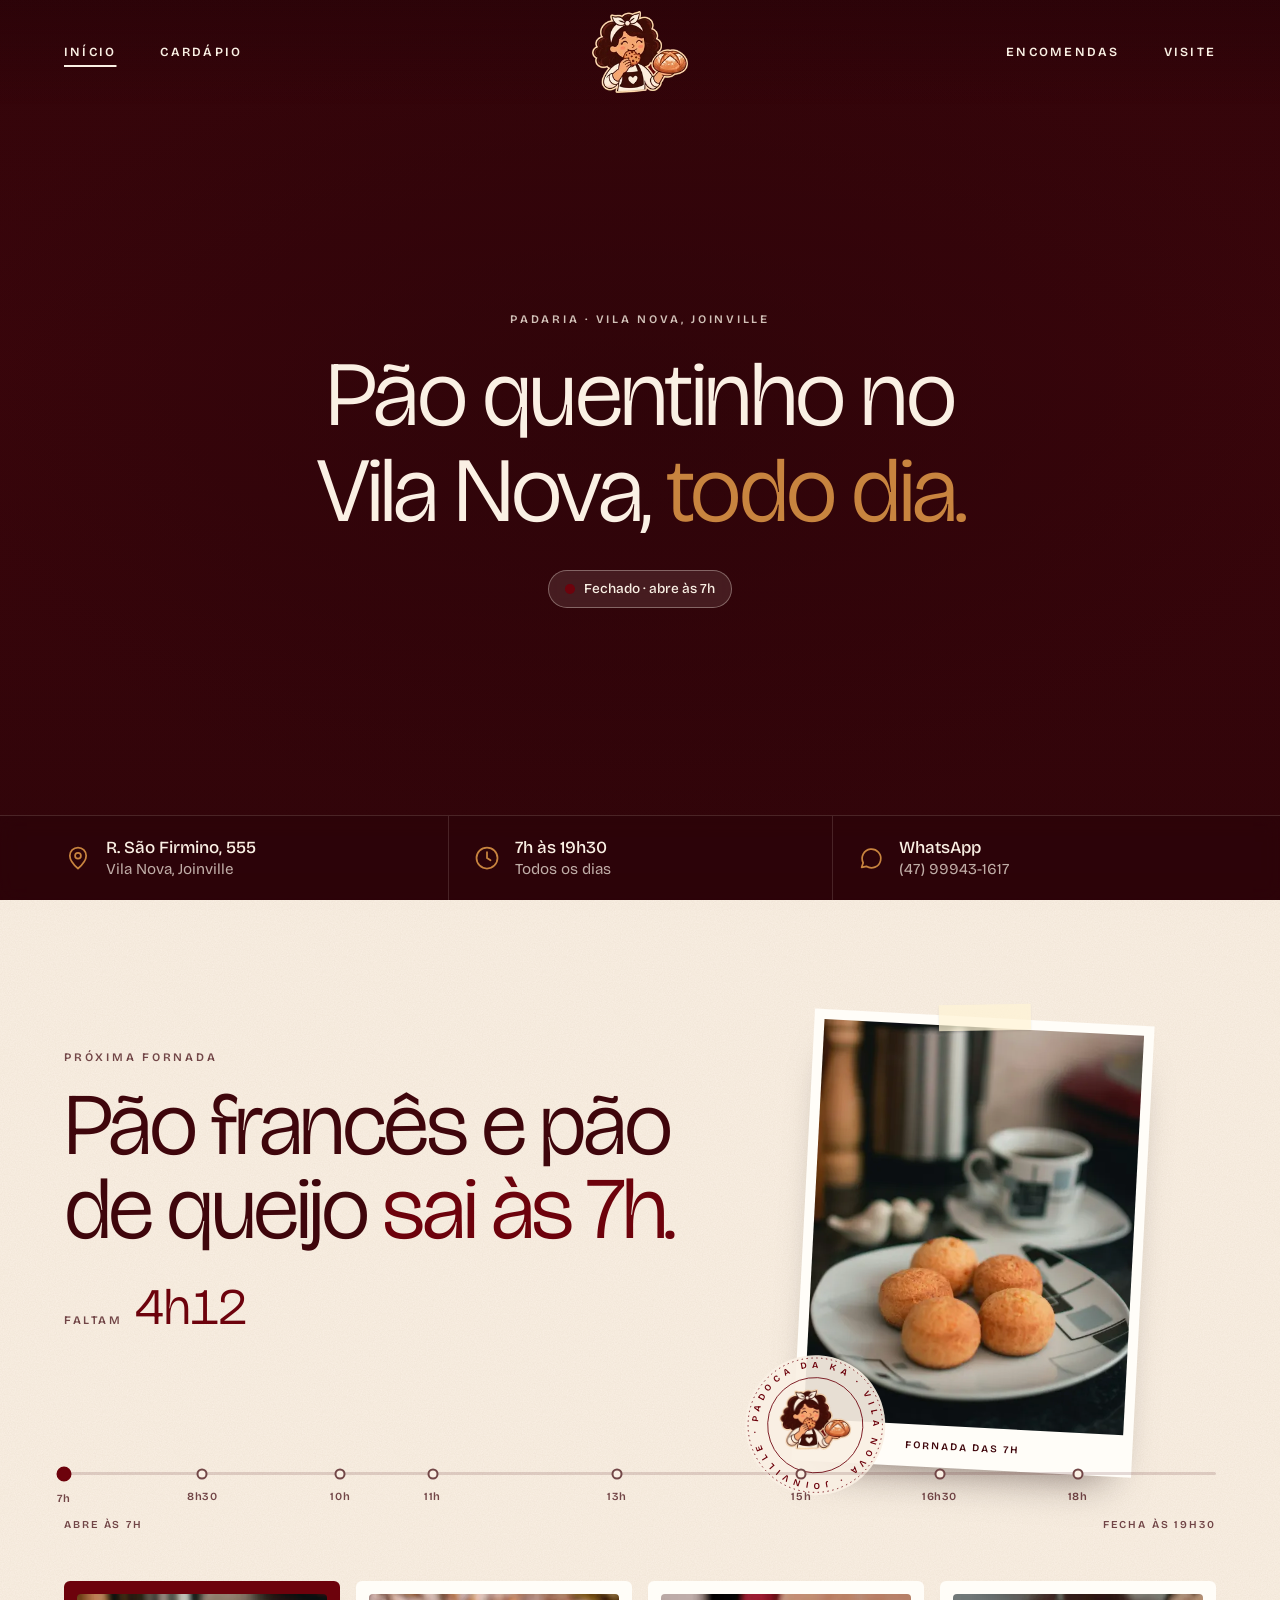
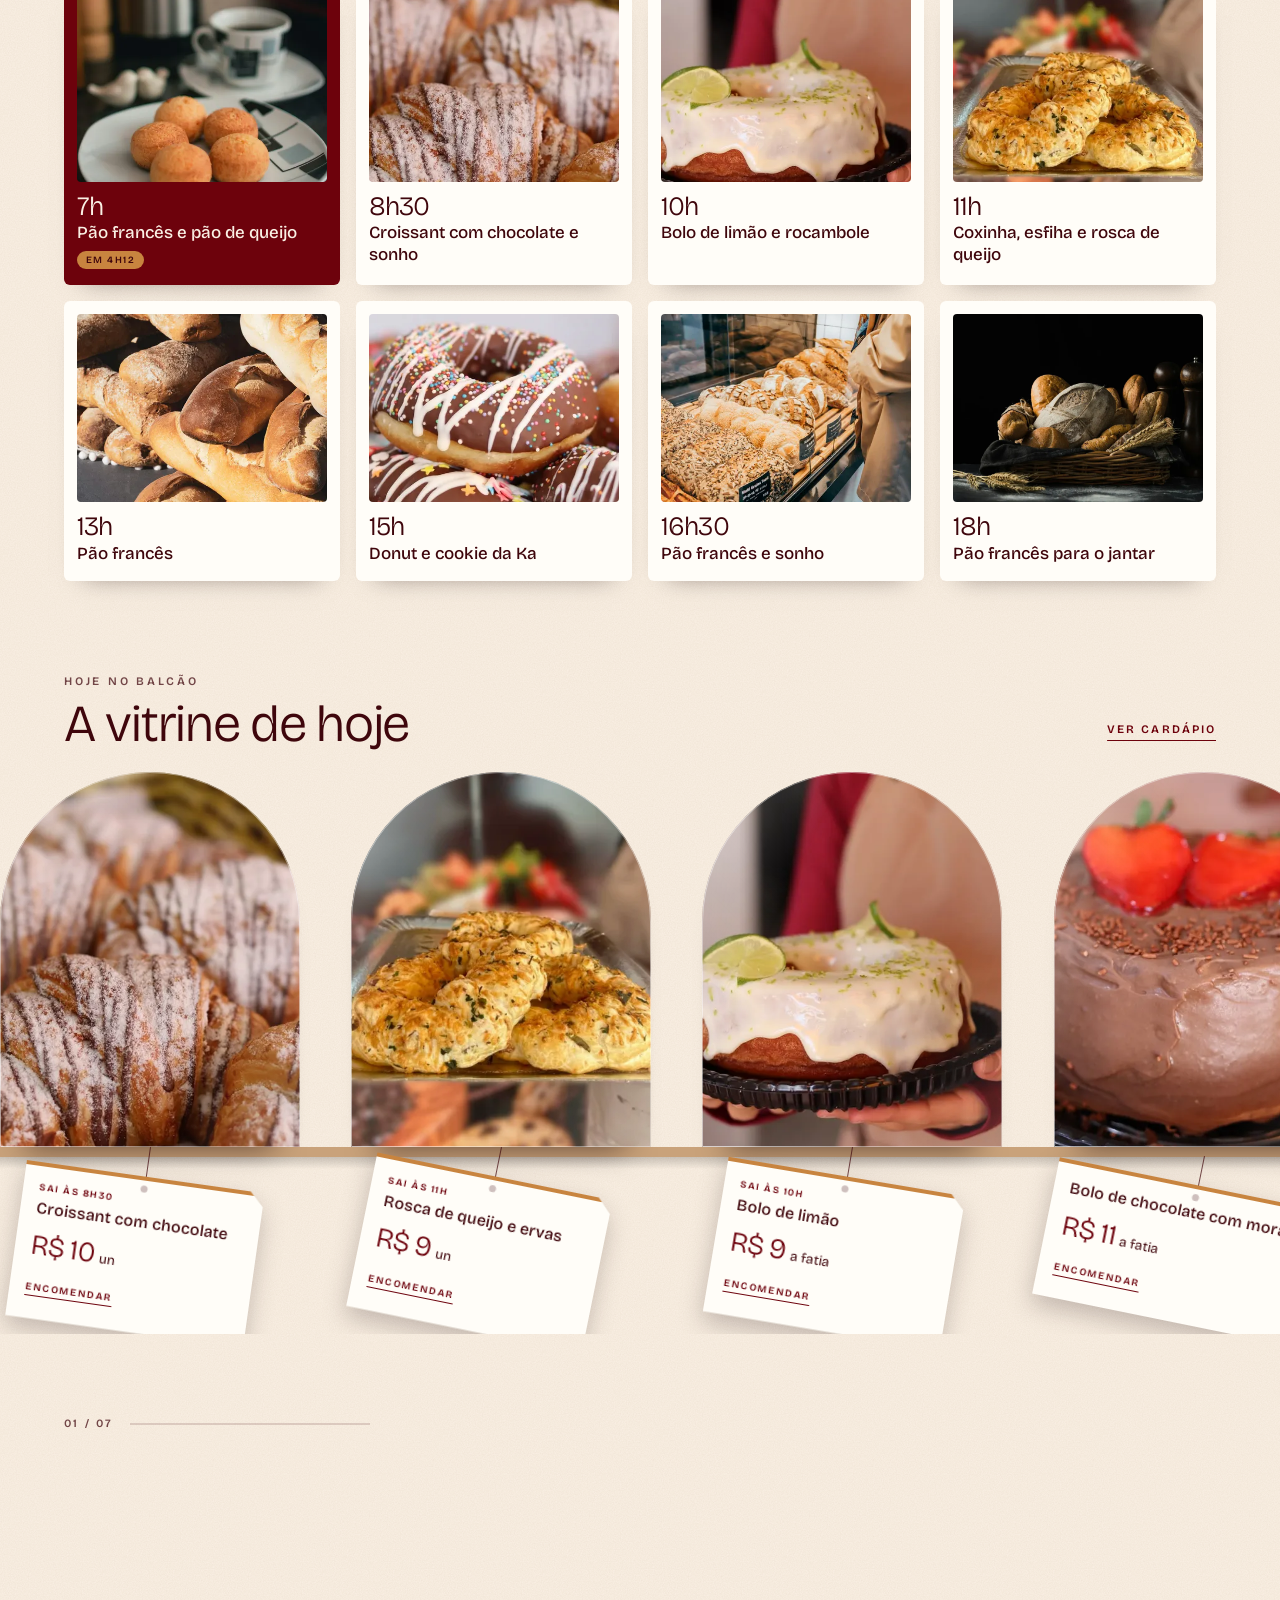
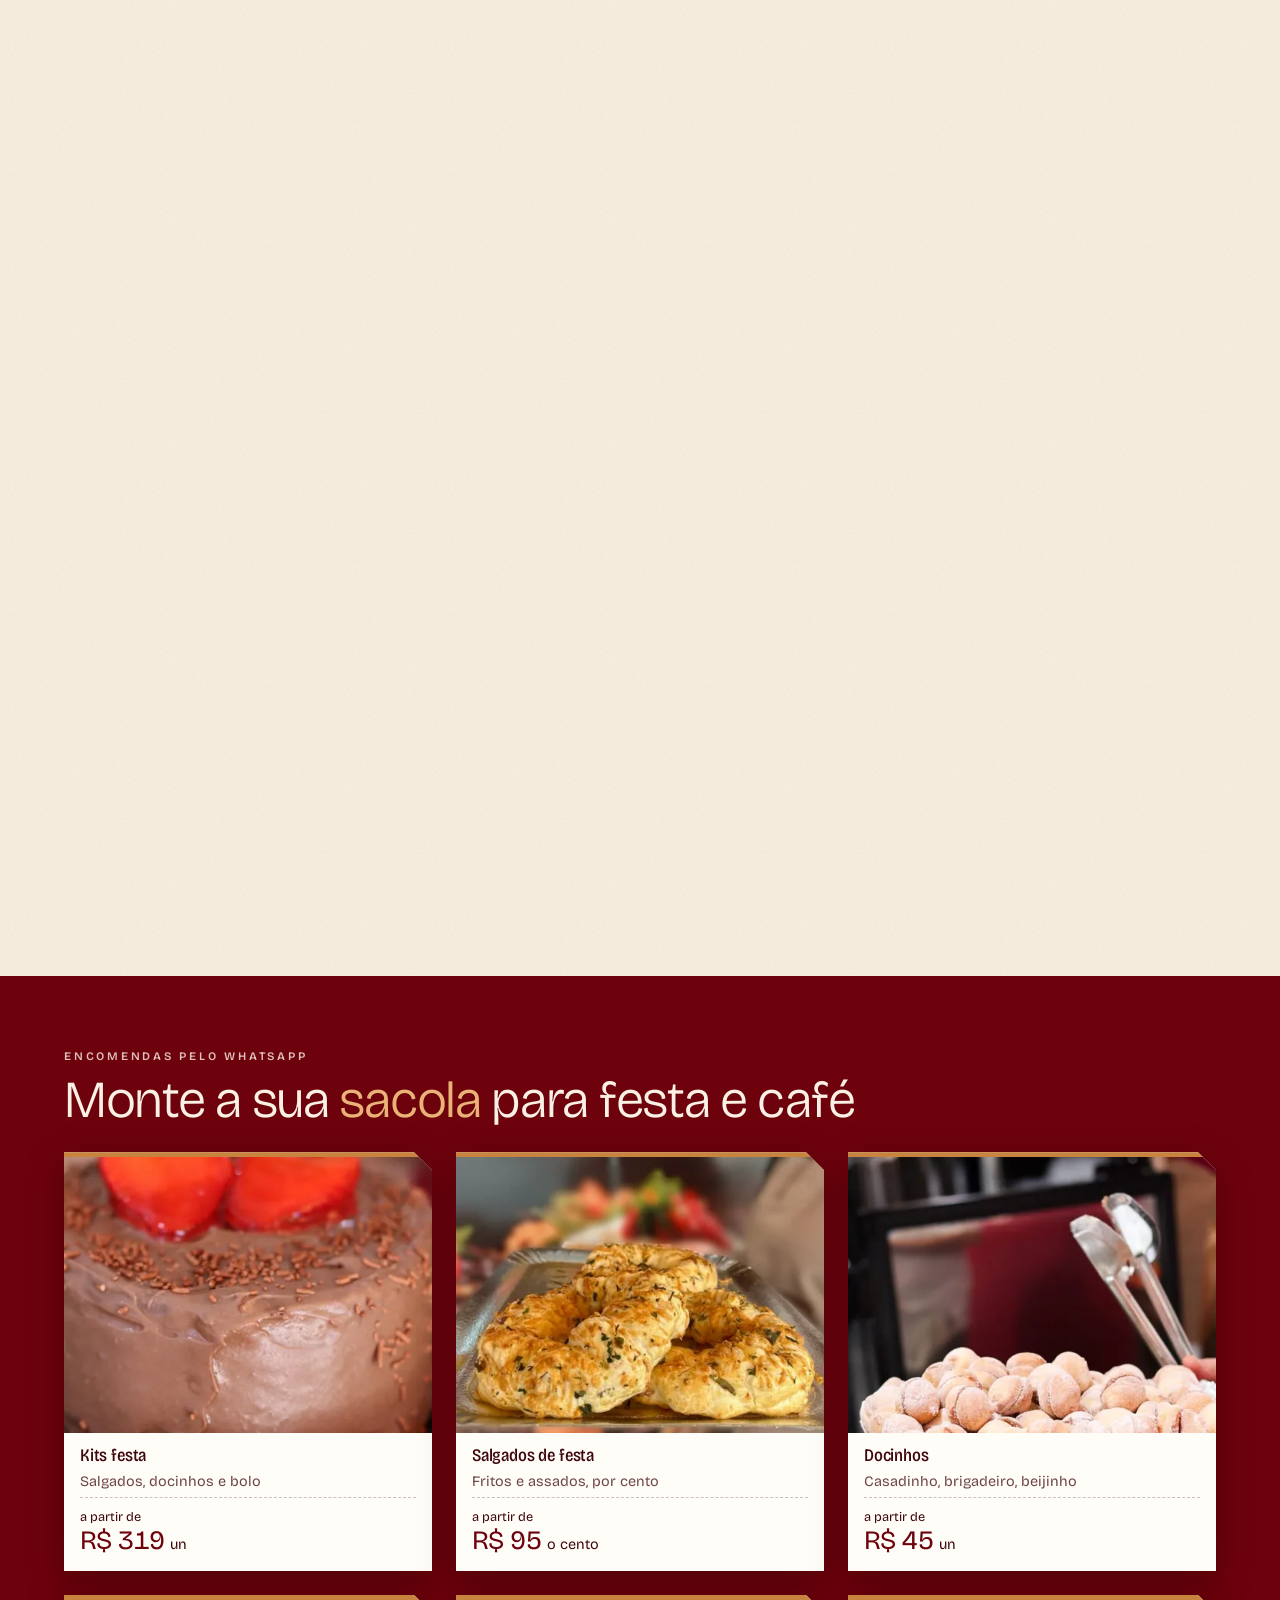
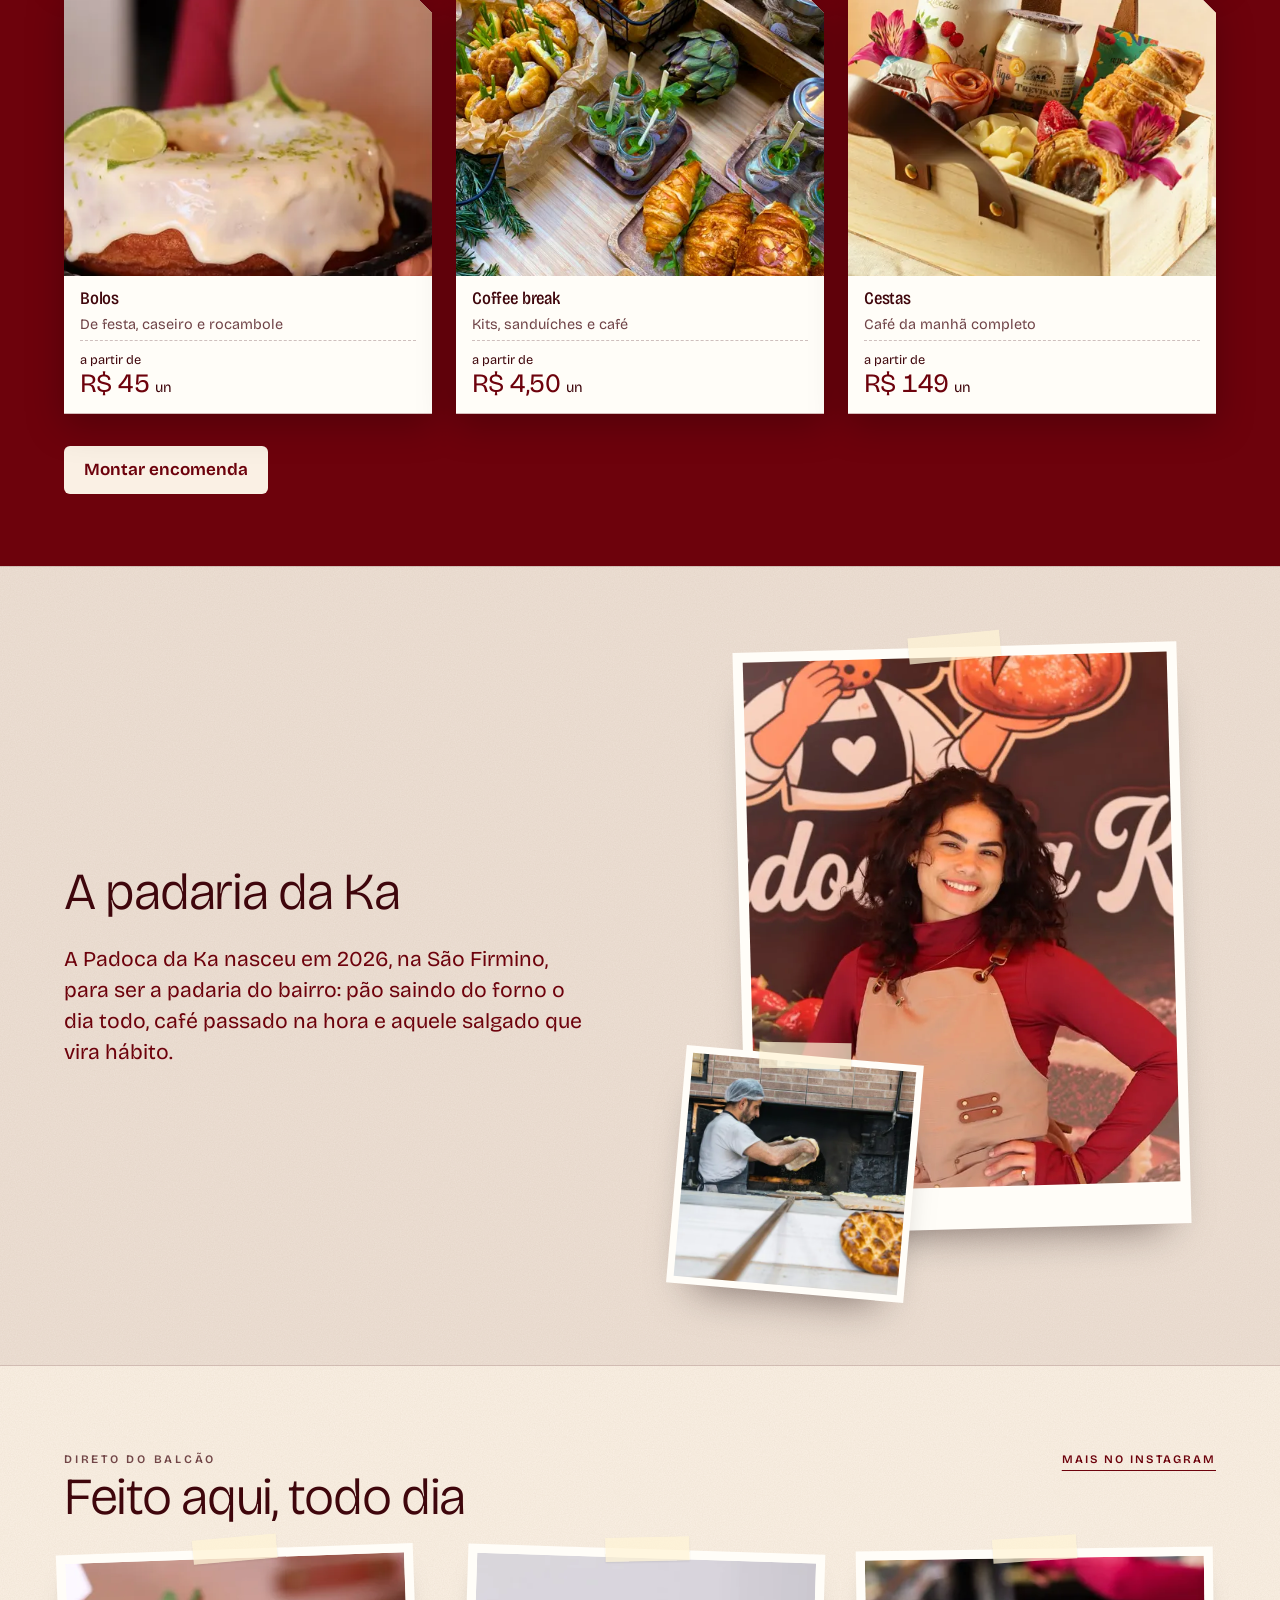
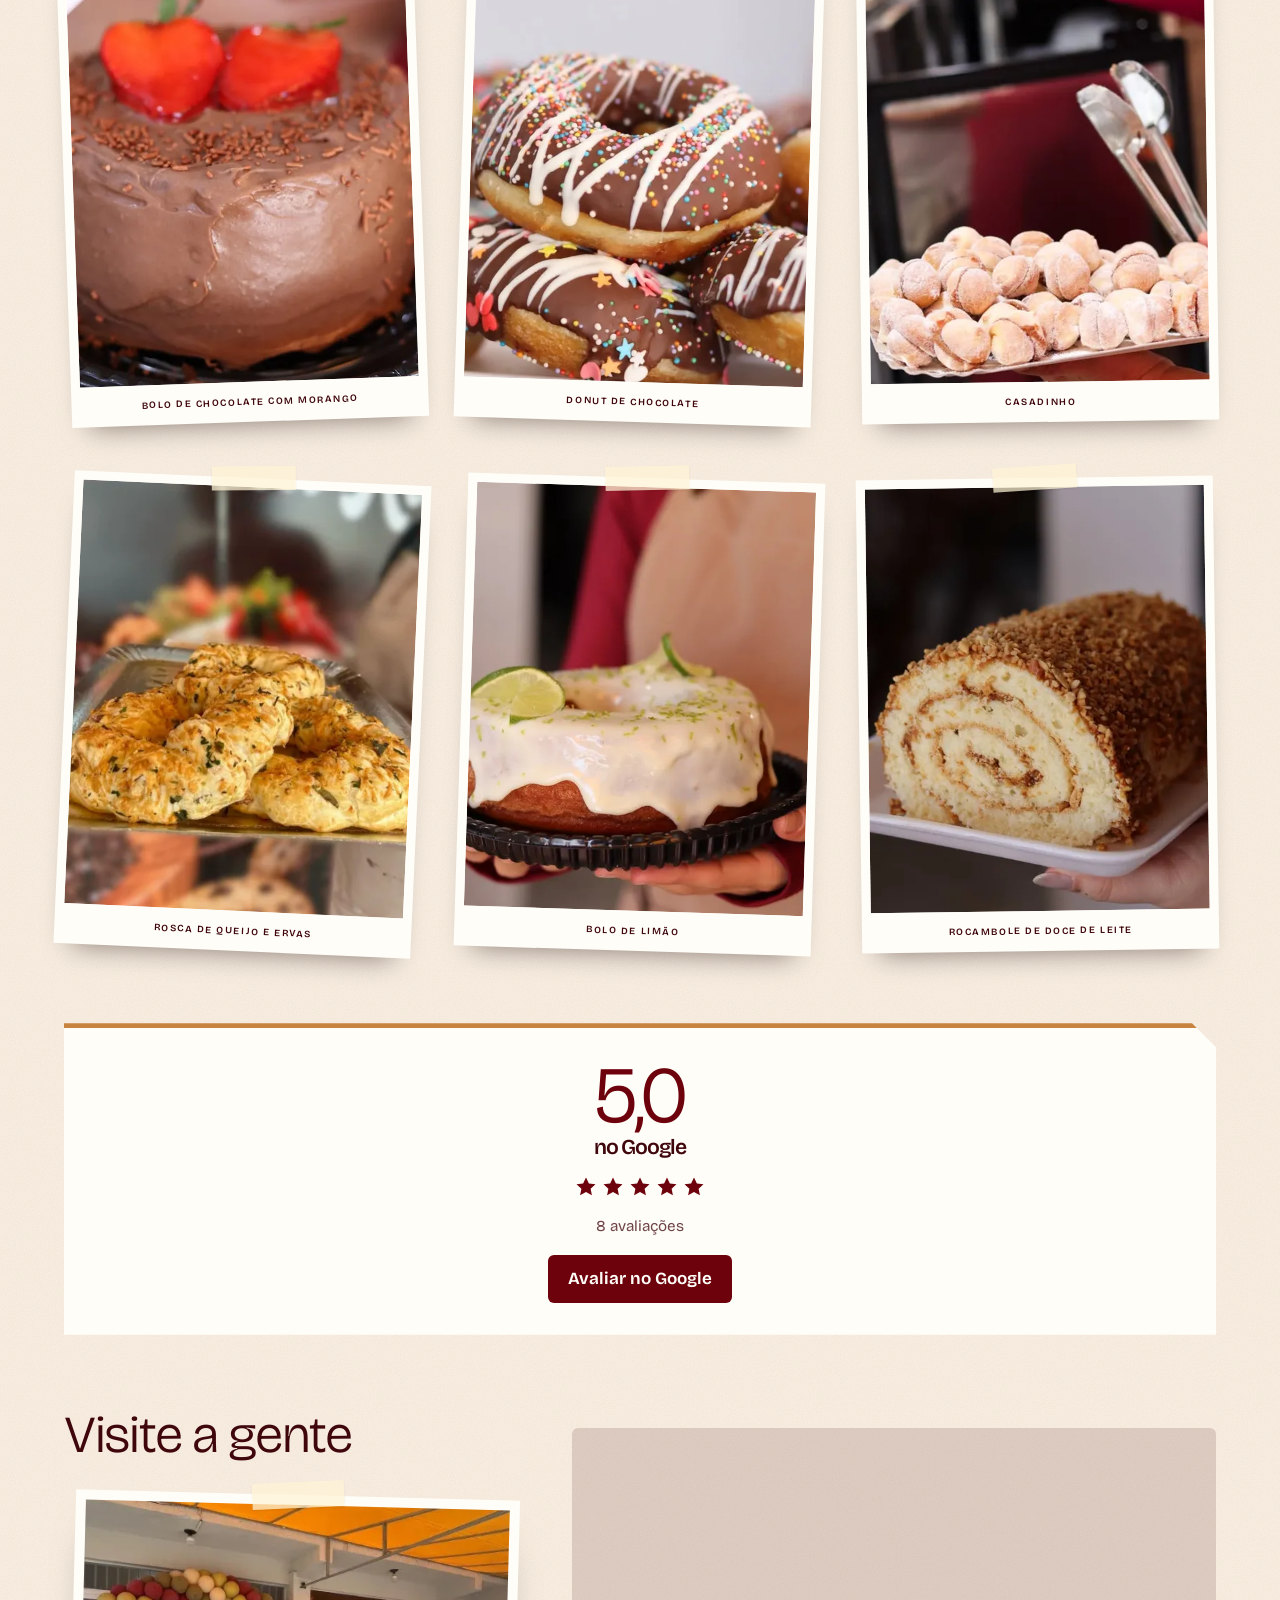
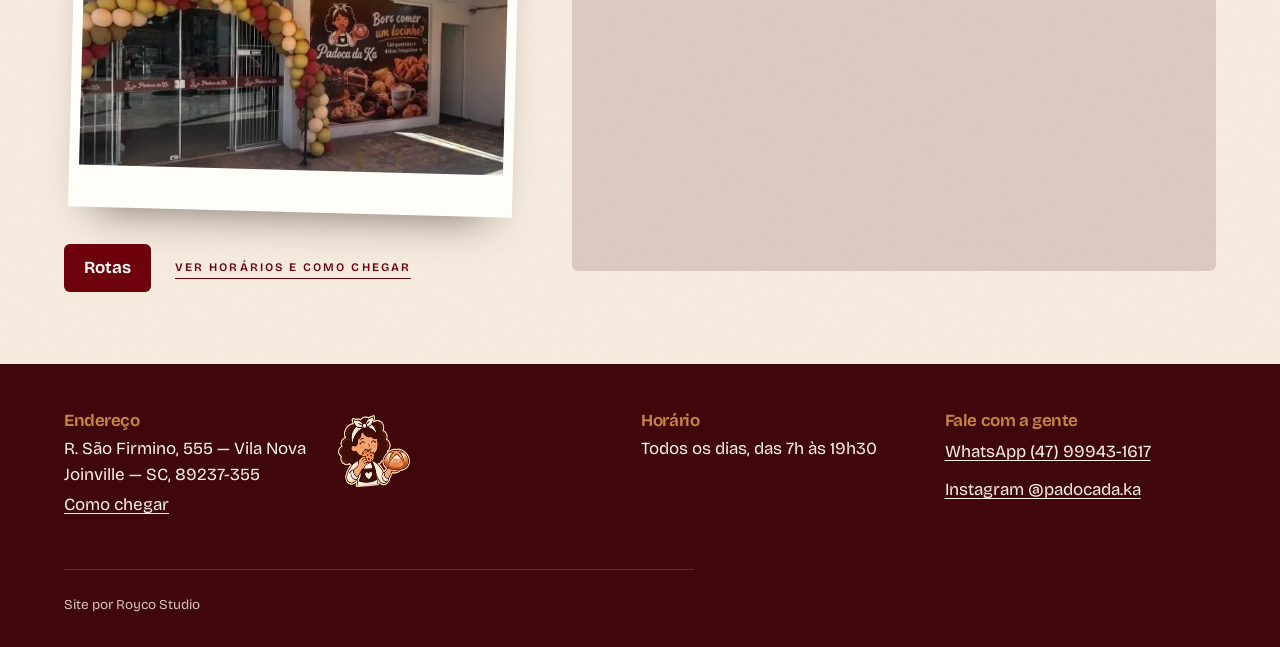
<file: index.html>
<!doctype html>
<html lang="pt-BR">
<head>
  <meta charset="utf-8">
  <meta name="viewport" content="width=device-width, initial-scale=1, viewport-fit=cover">
  <title>Padoca da Ka | Padaria no Vila Nova, Joinville</title>
  <meta name="description" content="Pães, salgados, doces e café todos os dias na R. São Firmino, 555, Vila Nova. Encomendas pelo WhatsApp.">
  <!-- SEO (gerado por tools/atualizar-seo.cjs; domínio em DOMINIO) -->
  <link rel="canonical" href="https://padocadaka.com.br/">
  <meta property="og:type" content="website">
  <meta property="og:locale" content="pt_BR">
  <meta property="og:site_name" content="Padoca da Ka">
  <meta property="og:title" content="Padoca da Ka | Padaria no Vila Nova, Joinville">
  <meta property="og:description" content="Pães, salgados, doces e café todos os dias na R. São Firmino, 555, Vila Nova. Encomendas pelo WhatsApp.">
  <meta property="og:url" content="https://padocadaka.com.br/">
  <meta property="og:image" content="https://padocadaka.com.br/assets/og/padoca-da-ka.jpg">
  <meta property="og:image:width" content="1200">
  <meta property="og:image:height" content="630">
  <meta property="og:image:alt" content="Mascote da Padoca da Ka sobre fundo bordô e foto da Ka no balcão">
  <meta name="twitter:card" content="summary_large_image">
  <script type="application/ld+json">
  {
    "@context": "https://schema.org",
    "@type": "Bakery",
    "name": "Padoca da Ka",
    "image": "https://padocadaka.com.br/assets/og/padoca-da-ka.jpg",
    "logo": "https://padocadaka.com.br/assets/brand/mascote-640.webp",
    "url": "https://padocadaka.com.br/",
    "telephone": "+55-47-99943-1617",
    "priceRange": "$",
    "servesCuisine": "Padaria",
    "paymentAccepted": "Pix, Cartão de crédito, Cartão de débito, Dinheiro",
    "address": {
      "@type": "PostalAddress",
      "streetAddress": "R. São Firmino, 555",
      "addressLocality": "Joinville",
      "addressRegion": "SC",
      "postalCode": "89237-355",
      "addressCountry": "BR"
    },
    "geo": {
      "@type": "GeoCoordinates",
      "latitude": -26.2920769,
      "longitude": -48.9109379
    },
    "openingHoursSpecification": [
      {
        "@type": "OpeningHoursSpecification",
        "dayOfWeek": [
          "Monday",
          "Tuesday",
          "Wednesday",
          "Thursday",
          "Friday",
          "Saturday",
          "Sunday"
        ],
        "opens": "07:00",
        "closes": "19:30"
      }
    ],
    "sameAs": [
      "https://www.instagram.com/padocada.ka/"
    ],
    "hasMenu": "https://padocadaka.com.br/cardapio.html"
  }
  </script>
  <!-- /SEO -->
  <meta name="theme-color" content="#6D020C">
  <link rel="icon" href="assets/brand/favicon-48.png" type="image/png">
  <link rel="apple-touch-icon" href="assets/brand/apple-touch-icon.png">
  <link rel="preconnect" href="https://fonts.googleapis.com">
  <link rel="preconnect" href="https://fonts.gstatic.com" crossorigin>
  <link rel="stylesheet" href="https://fonts.googleapis.com/css2?family=Bricolage+Grotesque:opsz,wdth,wght@12..96,75..100,200..800&display=swap">
  <link rel="stylesheet" href="css/tokens.css">
  <link rel="stylesheet" href="css/base.css">
  <link rel="stylesheet" href="css/components.css">
  <script>
    document.documentElement.classList.add('js');
    // foto que ainda não existe: vira moldura com o nome dela (ver .foto.vazia)
    addEventListener('error', function (e) {
      var i = e.target;
      if (i.tagName !== 'IMG') return;
      var f = i.closest('.foto');
      if (f) f.classList.add('vazia');
      if (f || i.classList.contains('hero__midia')) i.remove();
    }, true);
  </script>
  <script src="js/config.js" defer></script>
  <script src="js/cardapio-data.js" defer></script>
  <script src="js/status.js" defer></script>
  <script src="js/main.js" defer></script>
</head>
<body>
  <a class="pular" href="#conteudo">Pular para o conteúdo</a>

  <header class="site-header site-header--vidro">
    <div class="container header-linha">
      <a class="logo" href="index.html" aria-label="Padoca da Ka, início">
        <img src="assets/brand/mascote-160.webp" srcset="assets/brand/mascote-160.webp 160w, assets/brand/mascote-320.webp 320w" sizes="(min-width: 60em) 96px, 64px" alt="" width="160" height="136">
      </a>
      <button class="menu-btn" type="button" aria-expanded="false" aria-controls="menu" aria-label="Abrir menu">
        <svg class="abrir" viewBox="0 0 24 24" fill="none" stroke="currentColor" stroke-width="1.6" stroke-linecap="round" aria-hidden="true"><path d="M4 8h16M4 16h16"/></svg>
        <svg class="fechar" viewBox="0 0 24 24" fill="none" stroke="currentColor" stroke-width="1.6" stroke-linecap="round" aria-hidden="true"><path d="M6 6l12 12M18 6L6 18"/></svg>
      </button>
      <!-- dois grupos com a logo no meio (desktop); no mobile viram uma lista só -->
      <nav class="nav" id="menu" aria-label="Principal">
        <ul class="nav-esq" role="list">
          <li><a href="index.html" aria-current="page">Início</a></li>
          <li><a href="cardapio.html">Cardápio</a></li>
        </ul>
        <ul class="nav-dir" role="list">
          <li><a href="encomendas.html">Encomendas</a></li>
          <li><a href="visite.html">Visite</a></li>
        </ul>
      </nav>
    </div>
  </header>

  <main id="conteudo">
    <!-- Hero com vídeo (mantido a pedido do Rafael). O resto da home segue o
         protótipo: relógio da fornada, vitrine, papel de pão e mural. -->
    <div class="pilha">

      <section class="painel painel--video" aria-labelledby="t-hero">
        <div class="painel__folha">
        <!-- Vídeo sem som, em loop. Poster opcional: assets/img/hero/hero-1440.webp -->
        <video class="hero__midia" autoplay muted loop playsinline preload="auto" aria-hidden="true">
          <source src="assets/video/hero.mp4" type="video/mp4">
        </video>
        <div class="painel__veu" aria-hidden="true"></div>
        <div class="container painel__conteudo">
          <p class="eyebrow">Padaria · Vila Nova, Joinville</p>
          <h1 id="t-hero" class="painel__titulo">Pão quentinho no Vila Nova, <em>todo dia.</em></h1>
          <p class="selo" data-status role="status">Todos os dias, das 7h às 19h30</p>
        </div>
        <div class="faixa-info">
          <div class="container">
            <ul role="list">
              <li>
                <a href="https://www.google.com/maps/search/?api=1&amp;query=Padoca+da+Ka+R.+S%C3%A3o+Firmino+555+Vila+Nova+Joinville">
                  <svg viewBox="0 0 24 24" fill="none" stroke="currentColor" stroke-width="1.5" stroke-linejoin="round" aria-hidden="true"><path d="M12 21s-7-6.1-7-11a7 7 0 0 1 14 0c0 4.9-7 11-7 11z"/><circle cx="12" cy="10" r="2.5"/></svg>
                  <span><strong>R. São Firmino, 555</strong> <span>Vila Nova, Joinville</span></span>
                </a>
              </li>
              <li>
                <a href="visite.html">
                  <svg viewBox="0 0 24 24" fill="none" stroke="currentColor" stroke-width="1.5" stroke-linecap="round" aria-hidden="true"><circle cx="12" cy="12" r="9"/><path d="M12 7v5l3 2"/></svg>
                  <span><strong>7h às 19h30</strong> <span>Todos os dias</span></span>
                </a>
              </li>
              <li>
                <a href="https://wa.me/5547999431617?text=Oi%2C%20Padoca%20da%20Ka!%20Vim%20pelo%20site.">
                  <svg viewBox="0 0 24 24" fill="none" stroke="currentColor" stroke-width="1.5" stroke-linejoin="round" aria-hidden="true"><path d="M4 20l1.3-3.9A8 8 0 1 1 8 19.1L4 20z"/></svg>
                  <span><strong>WhatsApp</strong> <span>(47) 99943-1617</span></span>
                </a>
              </li>
            </ul>
          </div>
        </div>
        </div>
      </section>


    </div>

    <!-- Relógio da fornada: o que sai agora/próximo, pela hora de Joinville -->
    <section class="secao relogio" id="fornadas" aria-labelledby="t-fornadas">
      <div class="container relogio__grade">
        <div class="relogio__texto">
          <p class="eyebrow" data-rotulo>Próxima fornada</p>
          <h2 id="t-fornadas" class="relogio__titulo"><span data-itens>Fornadas do dia</span> <em data-quando></em></h2>
          <p class="relogio__contagem"><span data-falta-rotulo></span> <strong data-falta></strong></p>
        </div>
        <figure class="polaroide fita relogio__foto" data-polaroide>
          <img data-foto-fornada src="assets/img/fornadas/cesto-paes-960.webp" sizes="(min-width: 60em) 340px, 46vw" width="960" height="1200" alt="">
          <figcaption data-legenda>Fornadas do dia</figcaption>
          <div class="carimbo" aria-hidden="true" data-carimbo>
            <svg viewBox="0 0 200 200">
              <defs><path id="volta-carimbo" d="M100 100m-82 0a82 82 0 1 1 164 0a82 82 0 1 1-164 0"/></defs>
              <circle cx="100" cy="100" r="96" fill="none" stroke-width="1.2" stroke-dasharray="2 5"/>
              <circle cx="100" cy="100" r="68" fill="none" stroke-width="1.2"/>
              <text font-size="13" font-weight="600" letter-spacing="3"><textPath href="#volta-carimbo" textLength="505" lengthAdjust="spacing">PADOCA DA KA · VILA NOVA · JOINVILLE ·</textPath></text>
            </svg>
            <img src="assets/brand/mascote-160.webp" alt="" width="160" height="136">
          </div>
        </figure>
      </div>
      <div class="container">
        <div class="jornada" data-jornada></div>
        <ol class="fornadas" role="list" data-fornadas></ol>
      </div>
    </section>

    <!-- Vitrine: rolar para baixo passa a prateleira de lado -->
    <section class="vitrine-rolo" id="balcao" aria-labelledby="t-balcao" data-vitrine>
      <div class="vitrine-rolo__palco">
        <div class="vitrine-rolo__topo">
          <div>
            <p class="eyebrow">Hoje no balcão</p>
            <h2 id="t-balcao">A vitrine de hoje</h2>
          </div>
          <a class="link" href="cardapio.html">Ver cardápio</a>
        </div>
        <div class="vitrine-rolo__trilho">
          <ul class="prateleira" role="list" data-prateleira></ul>
        </div>
        <div class="vitrine-rolo__base" aria-hidden="true">
          <span data-contador>01</span>
          <div class="vitrine-rolo__progresso"><span data-progresso></span></div>
        </div>
      </div>
    </section>

    <section class="secao faixa-bordo" aria-labelledby="t-encomendas">
      <div class="container">
        <p class="eyebrow">Encomendas pelo WhatsApp</p>
        <h2 id="t-encomendas">Monte a sua <em>sacola</em> para festa e café</h2>
        <ul class="vitrine vitrine--3" role="list" data-encomendas></ul>
        <a class="btn btn-claro" href="encomendas.html">Montar encomenda</a>
      </div>
    </section>

    <section class="secao historia-secao" aria-labelledby="t-historia">
      <div class="container historia">
        <div class="historia__texto">
          <h2 id="t-historia">A padaria da Ka</h2>
          <!-- [HIPÓTESE] texto provisório -->
          <p>A Padoca da Ka nasceu em 2026, na São Firmino, para ser a padaria do bairro: pão saindo do forno o dia todo, café passado na hora e aquele salgado que vira hábito.</p>
        </div>
        <div class="historia__fotos">
          <figure class="foto polaroide fita historia__principal" data-foto="A Ka no balcão">
            <img src="assets/img/loja/ka-no-balcao-960.webp" srcset="assets/img/loja/ka-no-balcao-480.webp 480w, assets/img/loja/ka-no-balcao-960.webp 960w, assets/img/loja/ka-no-balcao-1440.webp 1440w" sizes="(min-width: 48em) 45vw, 90vw" width="960" height="1200" alt="A Ka atendendo no balcão da padaria" loading="lazy">
          </figure>
          <figure class="foto polaroide fita historia__detalhe" data-foto="Padeiro no forno">
            <img src="assets/img/loja/padeiro-forno-960.webp" srcset="assets/img/loja/padeiro-forno-480.webp 480w, assets/img/loja/padeiro-forno-960.webp 960w, assets/img/loja/padeiro-forno-1440.webp 1440w" sizes="(min-width: 48em) 20vw, 45vw" width="960" height="1440" alt="Padeiro colocando pães no forno" loading="lazy">
          </figure>
        </div>
      </div>
    </section>

    <section class="secao mural" aria-labelledby="t-galeria">
      <div class="container">
        <div class="secao-topo">
          <div>
            <p class="eyebrow">Direto do balcão</p>
            <h2 id="t-galeria">Feito aqui, todo dia</h2>
          </div>
          <a class="link" href="https://www.instagram.com/padocada.ka/">Mais no Instagram</a>
        </div>
        <ul class="galeria" role="list">
          <li>
            <figure class="foto" data-foto="Bolo de chocolate com morango"><img src="assets/img/doces/bolo-chocolate-morango-960.webp" srcset="assets/img/doces/bolo-chocolate-morango-480.webp 480w, assets/img/doces/bolo-chocolate-morango-960.webp 960w, assets/img/doces/bolo-chocolate-morango-1440.webp 1440w" sizes="(min-width: 48em) 30vw, 46vw" width="960" height="1707" alt="Bolo de chocolate com morangos por cima" loading="lazy"></figure>
            <p class="galeria__legenda">Bolo de chocolate com morango</p>
          </li>
          <li>
            <figure class="foto" data-foto="Donut de chocolate"><img src="assets/img/doces/donut-960.webp" srcset="assets/img/doces/donut-480.webp 480w, assets/img/doces/donut-960.webp 960w, assets/img/doces/donut-1440.webp 1440w" sizes="(min-width: 48em) 30vw, 46vw" width="960" height="1707" alt="Donuts de chocolate com granulado colorido" loading="lazy"></figure>
            <p class="galeria__legenda">Donut de chocolate</p>
          </li>
          <li>
            <figure class="foto" data-foto="Casadinho"><img src="assets/img/doces/casadinho-960.webp" srcset="assets/img/doces/casadinho-480.webp 480w, assets/img/doces/casadinho-960.webp 960w, assets/img/doces/casadinho-1440.webp 1440w" sizes="(min-width: 48em) 30vw, 46vw" width="960" height="1042" alt="Bandeja de casadinhos sendo servida no balcão" loading="lazy"></figure>
            <p class="galeria__legenda">Casadinho</p>
          </li>
          <li>
            <figure class="foto" data-foto="Rosca de queijo e ervas"><img src="assets/img/salgados/rosca-queijo-960.webp" srcset="assets/img/salgados/rosca-queijo-480.webp 480w, assets/img/salgados/rosca-queijo-960.webp 960w, assets/img/salgados/rosca-queijo-1440.webp 1440w" sizes="(min-width: 48em) 30vw, 46vw" width="960" height="1056" alt="Roscas de queijo gratinado com ervas na bandeja" loading="lazy"></figure>
            <p class="galeria__legenda">Rosca de queijo e ervas</p>
          </li>
          <li>
            <figure class="foto" data-foto="Bolo de limão"><img src="assets/img/doces/bolo-limao-960.webp" srcset="assets/img/doces/bolo-limao-480.webp 480w, assets/img/doces/bolo-limao-960.webp 960w, assets/img/doces/bolo-limao-1440.webp 1440w" sizes="(min-width: 48em) 30vw, 46vw" width="960" height="1707" alt="Bolo de limão com cobertura e raspas" loading="lazy"></figure>
            <p class="galeria__legenda">Bolo de limão</p>
          </li>
          <li>
            <figure class="foto" data-foto="Rocambole de doce de leite"><img src="assets/img/doces/rocambole-960.webp" srcset="assets/img/doces/rocambole-480.webp 480w, assets/img/doces/rocambole-960.webp 960w, assets/img/doces/rocambole-1440.webp 1440w" sizes="(min-width: 48em) 30vw, 46vw" width="960" height="1707" alt="Rocambole de doce de leite com amendoim" loading="lazy"></figure>
            <p class="galeria__legenda">Rocambole de doce de leite</p>
          </li>
        </ul>
      </div>
    </section>

    <section class="container" aria-labelledby="t-google">
      <div class="google">
        <h2 id="t-google"><span class="google__nota">5,0</span> <span class="google__rotulo">no Google</span></h2>
        <div class="estrelas" role="img" aria-label="5 de 5 estrelas">
          <svg viewBox="0 0 24 24" fill="currentColor" aria-hidden="true"><path d="M12 2.5l2.9 6 6.6.8-4.9 4.5 1.3 6.5L12 17l-5.9 3.3 1.3-6.5-4.9-4.5 6.6-.8z"/></svg>
          <svg viewBox="0 0 24 24" fill="currentColor" aria-hidden="true"><path d="M12 2.5l2.9 6 6.6.8-4.9 4.5 1.3 6.5L12 17l-5.9 3.3 1.3-6.5-4.9-4.5 6.6-.8z"/></svg>
          <svg viewBox="0 0 24 24" fill="currentColor" aria-hidden="true"><path d="M12 2.5l2.9 6 6.6.8-4.9 4.5 1.3 6.5L12 17l-5.9 3.3 1.3-6.5-4.9-4.5 6.6-.8z"/></svg>
          <svg viewBox="0 0 24 24" fill="currentColor" aria-hidden="true"><path d="M12 2.5l2.9 6 6.6.8-4.9 4.5 1.3 6.5L12 17l-5.9 3.3 1.3-6.5-4.9-4.5 6.6-.8z"/></svg>
          <svg viewBox="0 0 24 24" fill="currentColor" aria-hidden="true"><path d="M12 2.5l2.9 6 6.6.8-4.9 4.5 1.3 6.5L12 17l-5.9 3.3 1.3-6.5-4.9-4.5 6.6-.8z"/></svg>
        </div>
        <p>8 avaliações</p>
        <!-- trocar por config.googleAvaliar quando houver o link direto -->
        <a class="btn" href="https://www.google.com/maps/search/?api=1&amp;query=Padoca+da+Ka+R.+S%C3%A3o+Firmino+555+Vila+Nova+Joinville">Avaliar no Google</a>
      </div>
    </section>

    <section class="secao" aria-labelledby="t-visite">
      <div class="container visite">
        <div>
          <h2 id="t-visite">Visite a gente</h2>
          <figure class="foto polaroide fita visite__fachada" data-foto="Fachada na São Firmino">
            <img src="assets/img/loja/fachada-960.webp" srcset="assets/img/loja/fachada-480.webp 480w, assets/img/loja/fachada-960.webp 960w, assets/img/loja/fachada-1440.webp 1440w" sizes="(min-width: 48em) 35vw, 100vw" width="960" height="600" alt="Fachada da Padoca da Ka na R. São Firmino, 555" loading="lazy">
          </figure>
          <div class="visite-acoes">
            <a class="btn" href="https://www.google.com/maps/search/?api=1&amp;query=Padoca+da+Ka+R.+S%C3%A3o+Firmino+555+Vila+Nova+Joinville">Rotas</a>
            <a class="link" href="visite.html">Ver horários e como chegar</a>
          </div>
        </div>
        <iframe class="mapa" title="Mapa: Padoca da Ka na R. São Firmino, 555" src="https://maps.google.com/maps?q=R.%20S%C3%A3o%20Firmino%2C%20555%20-%20Vila%20Nova%2C%20Joinville%20-%20SC&amp;z=16&amp;output=embed" width="600" height="410" loading="lazy" referrerpolicy="no-referrer-when-downgrade"></iframe>
      </div>
    </section>
  </main>

  <footer class="site-footer">
    <div class="container">
      <div class="rodape-grid">
        <a class="logo" href="index.html" aria-label="Padoca da Ka, início">
          <img src="assets/brand/mascote-160.webp" srcset="assets/brand/mascote-160.webp 160w, assets/brand/mascote-320.webp 320w" sizes="96px" alt="" width="160" height="136" loading="lazy">
        </a>
        <div>
          <h2>Endereço</h2>
          <address>
            R. São Firmino, 555 — Vila Nova<br>
            Joinville — SC, 89237-355
          </address>
          <a href="https://www.google.com/maps/search/?api=1&amp;query=Padoca+da+Ka+R.+S%C3%A3o+Firmino+555+Vila+Nova+Joinville">Como chegar</a>
        </div>
        <div>
          <h2>Horário</h2>
          <p>Todos os dias, das 7h às 19h30</p>
        </div>
        <div>
          <h2>Fale com a gente</h2>
          <ul>
            <li><a href="https://wa.me/5547999431617?text=Oi%2C%20Padoca%20da%20Ka!%20Vim%20pelo%20site.">WhatsApp (47) 99943-1617</a></li>
            <li><a href="https://www.instagram.com/padocada.ka/">Instagram @padocada.ka</a></li>
          </ul>
        </div>
      </div>
      <p class="credito">Site por Royco Studio</p>
    </div>
  </footer>

  <nav class="barra" aria-label="Atalhos">
    <a href="https://wa.me/5547999431617?text=Oi%2C%20Padoca%20da%20Ka!%20Vim%20pelo%20site.">
      <svg viewBox="0 0 24 24" fill="none" stroke="currentColor" stroke-width="2" stroke-linejoin="round" aria-hidden="true"><path d="M4 20l1.3-3.9A8 8 0 1 1 8 19.1L4 20z"/></svg>
      WhatsApp
    </a>
    <a class="principal" href="encomendas.html">
      <svg viewBox="0 0 24 24" fill="none" stroke="currentColor" stroke-width="2" stroke-linejoin="round" aria-hidden="true"><path d="M5.5 8h13l-1 12h-11l-1-12z"/><path d="M9 8a3 3 0 0 1 6 0"/></svg>
      Encomendar
    </a>
    <a href="https://www.google.com/maps/search/?api=1&amp;query=Padoca+da+Ka+R.+S%C3%A3o+Firmino+555+Vila+Nova+Joinville">
      <svg viewBox="0 0 24 24" fill="none" stroke="currentColor" stroke-width="2" stroke-linejoin="round" aria-hidden="true"><path d="M12 21s-7-6.1-7-11a7 7 0 0 1 14 0c0 4.9-7 11-7 11z"/><circle cx="12" cy="10" r="2.5"/></svg>
      Rotas
    </a>
  </nav>
</body>
</html>
</file>
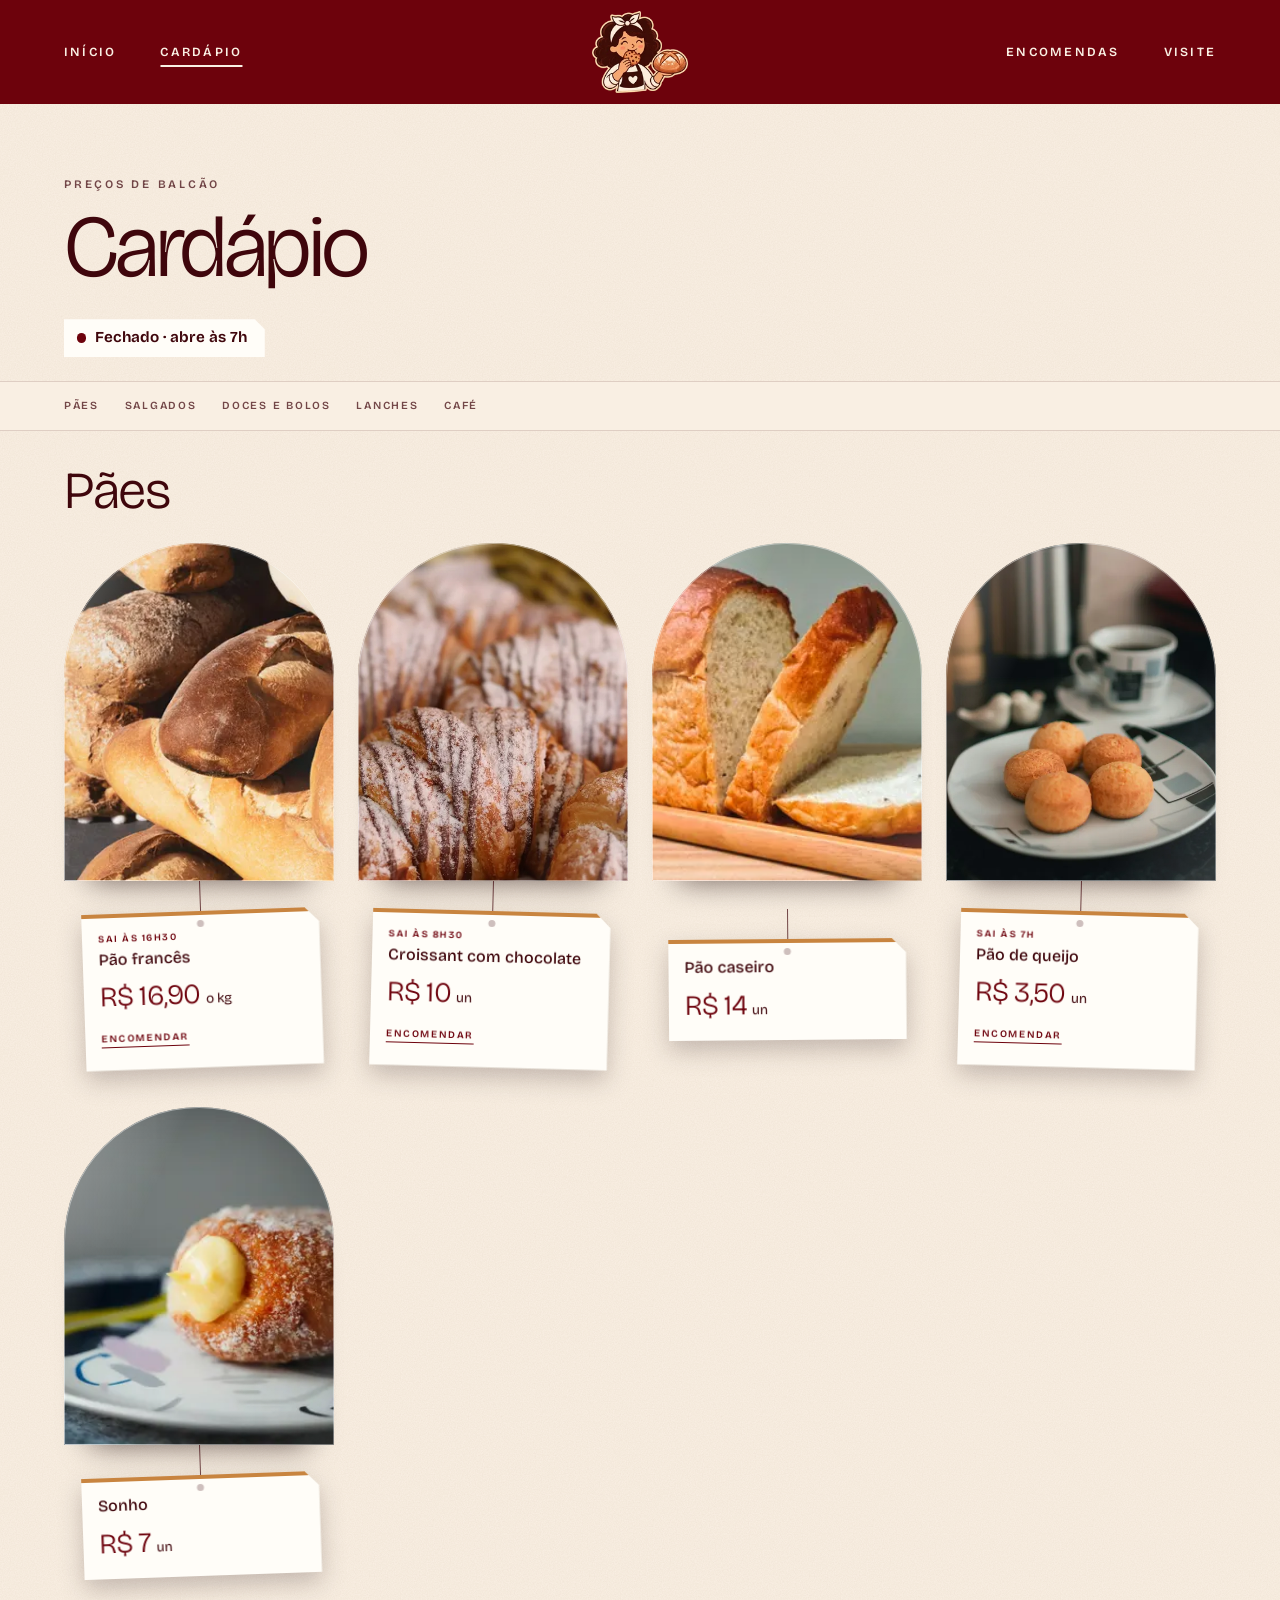
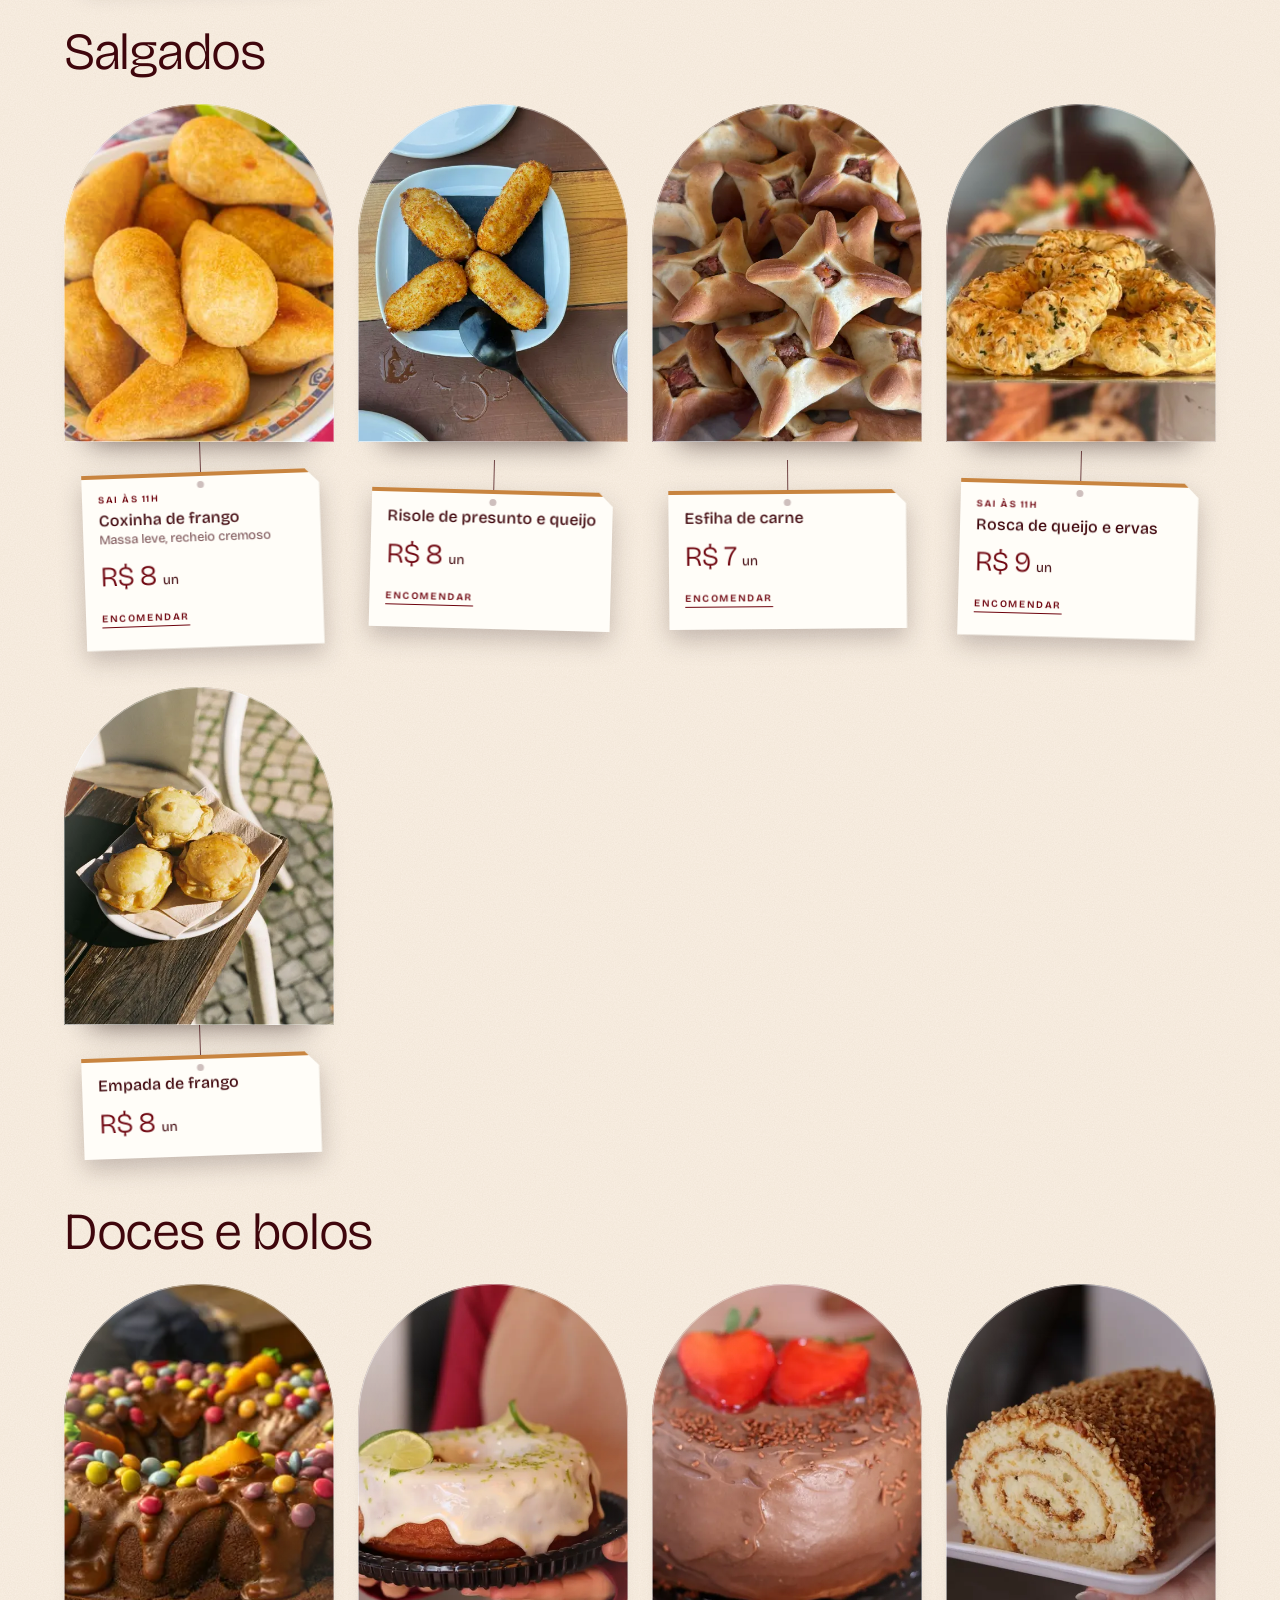
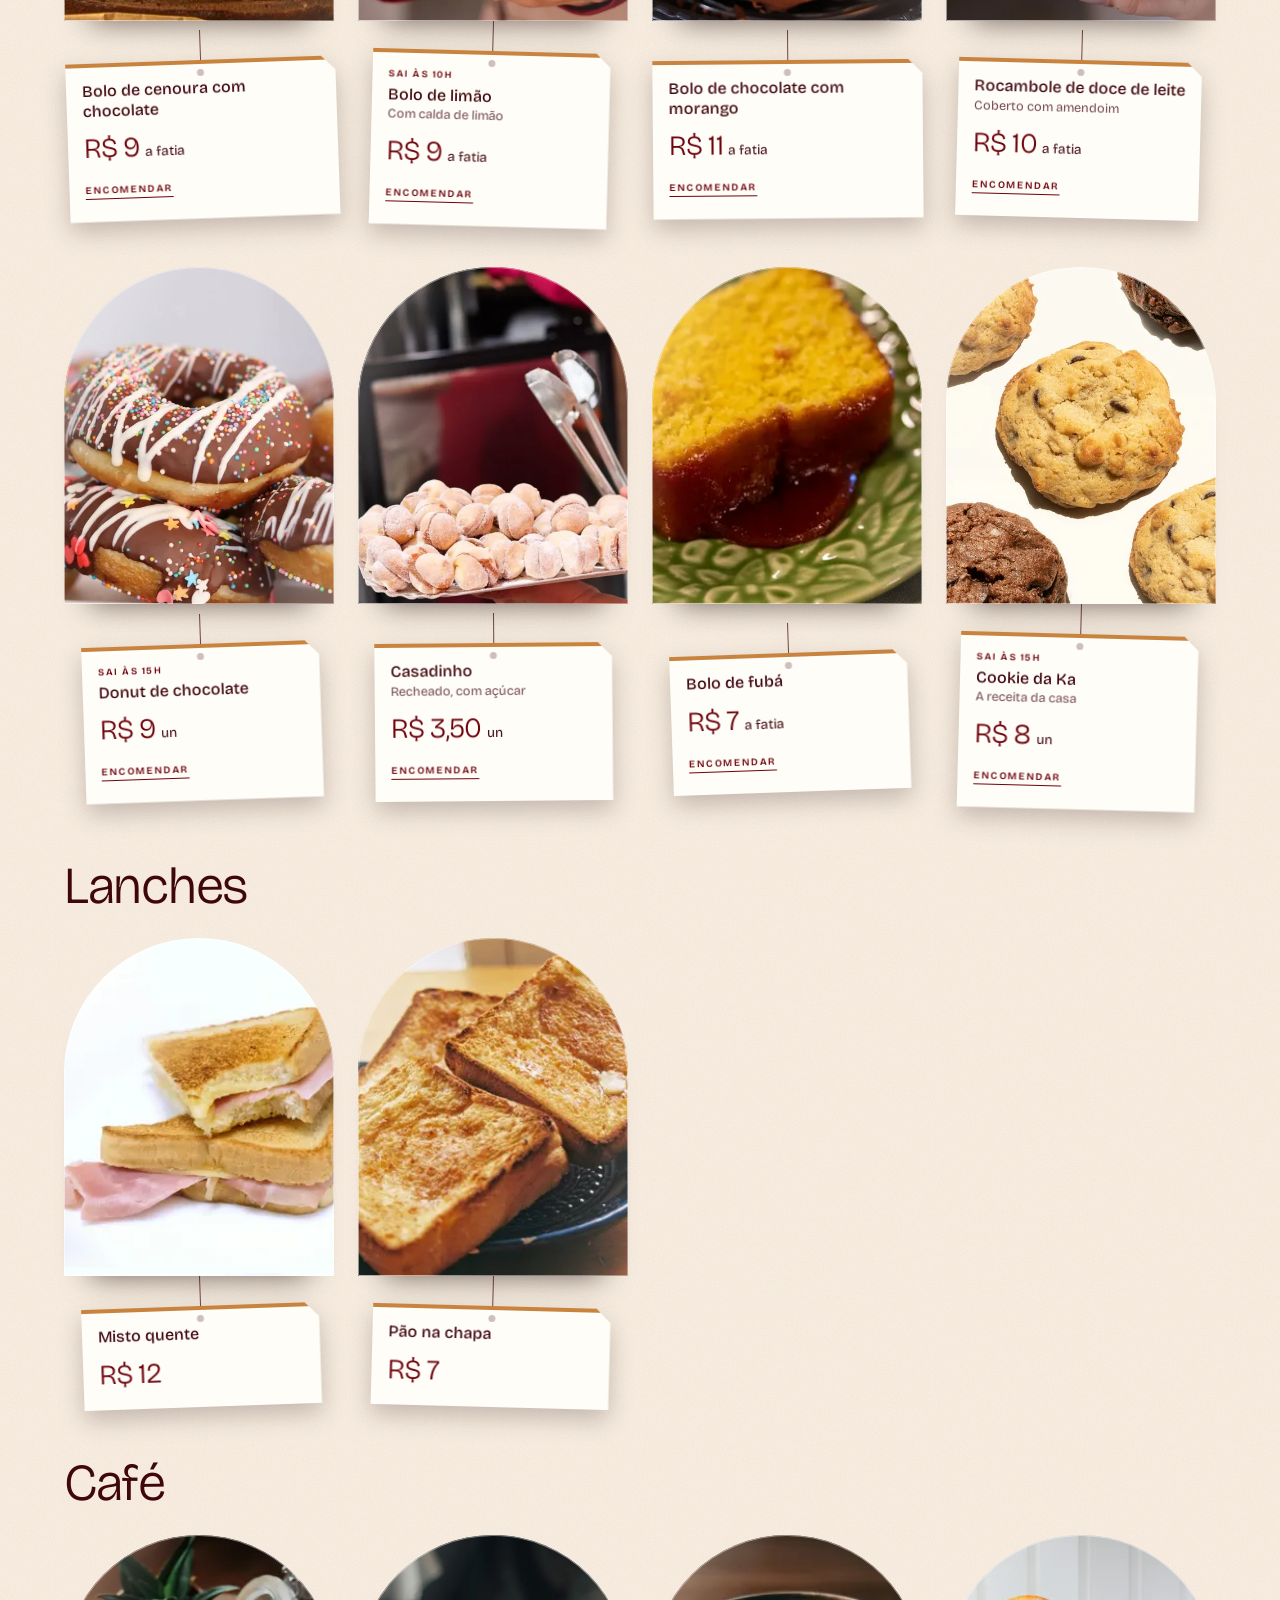
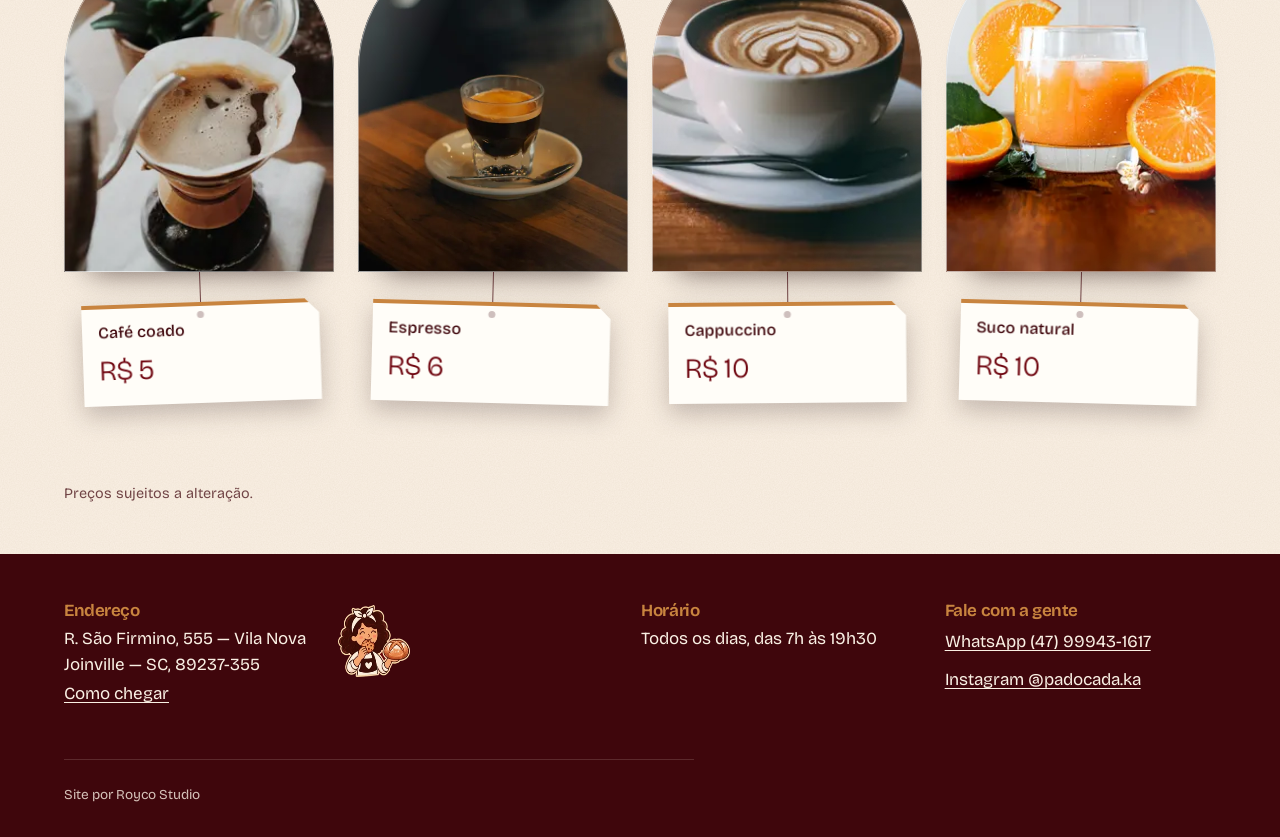
<file: cardapio.html>
<!doctype html>
<html lang="pt-BR">
<head>
  <meta charset="utf-8">
  <meta name="viewport" content="width=device-width, initial-scale=1, viewport-fit=cover">
  <title>Cardápio | Padoca da Ka — Padaria no Vila Nova, Joinville</title>
  <meta name="description" content="Pães, salgados, doces, bolos, lanches e café com preço de balcão. Padoca da Ka, R. São Firmino, 555, Vila Nova, Joinville.">
  <!-- SEO (gerado por tools/atualizar-seo.cjs; domínio em DOMINIO) -->
  <link rel="canonical" href="https://padocadaka.com.br/cardapio.html">
  <meta property="og:type" content="website">
  <meta property="og:locale" content="pt_BR">
  <meta property="og:site_name" content="Padoca da Ka">
  <meta property="og:title" content="Cardápio | Padoca da Ka — Padaria no Vila Nova, Joinville">
  <meta property="og:description" content="Pães, salgados, doces, bolos, lanches e café com preço de balcão. Padoca da Ka, R. São Firmino, 555, Vila Nova, Joinville.">
  <meta property="og:url" content="https://padocadaka.com.br/cardapio.html">
  <meta property="og:image" content="https://padocadaka.com.br/assets/og/padoca-da-ka.jpg">
  <meta property="og:image:width" content="1200">
  <meta property="og:image:height" content="630">
  <meta property="og:image:alt" content="Mascote da Padoca da Ka sobre fundo bordô e foto da Ka no balcão">
  <meta name="twitter:card" content="summary_large_image">
  <script type="application/ld+json">
  {
    "@context": "https://schema.org",
    "@type": "Bakery",
    "name": "Padoca da Ka",
    "image": "https://padocadaka.com.br/assets/og/padoca-da-ka.jpg",
    "logo": "https://padocadaka.com.br/assets/brand/mascote-640.webp",
    "url": "https://padocadaka.com.br/",
    "telephone": "+55-47-99943-1617",
    "priceRange": "$",
    "servesCuisine": "Padaria",
    "paymentAccepted": "Pix, Cartão de crédito, Cartão de débito, Dinheiro",
    "address": {
      "@type": "PostalAddress",
      "streetAddress": "R. São Firmino, 555",
      "addressLocality": "Joinville",
      "addressRegion": "SC",
      "postalCode": "89237-355",
      "addressCountry": "BR"
    },
    "geo": {
      "@type": "GeoCoordinates",
      "latitude": -26.2920769,
      "longitude": -48.9109379
    },
    "openingHoursSpecification": [
      {
        "@type": "OpeningHoursSpecification",
        "dayOfWeek": [
          "Monday",
          "Tuesday",
          "Wednesday",
          "Thursday",
          "Friday",
          "Saturday",
          "Sunday"
        ],
        "opens": "07:00",
        "closes": "19:30"
      }
    ],
    "sameAs": [
      "https://www.instagram.com/padocada.ka/"
    ],
    "hasMenu": "https://padocadaka.com.br/cardapio.html"
  }
  </script>
  <!-- /SEO -->
  <meta name="theme-color" content="#6D020C">
  <link rel="icon" href="assets/brand/favicon-48.png" type="image/png">
  <link rel="apple-touch-icon" href="assets/brand/apple-touch-icon.png">
  <link rel="preconnect" href="https://fonts.googleapis.com">
  <link rel="preconnect" href="https://fonts.gstatic.com" crossorigin>
  <link rel="stylesheet" href="https://fonts.googleapis.com/css2?family=Bricolage+Grotesque:opsz,wdth,wght@12..96,75..100,200..800&display=swap">
  <link rel="stylesheet" href="css/tokens.css">
  <link rel="stylesheet" href="css/base.css">
  <link rel="stylesheet" href="css/components.css">
  <script>
    document.documentElement.classList.add('js');
    // foto que ainda não existe: vira moldura com o nome dela (ver .foto.vazia)
    addEventListener('error', function (e) {
      var i = e.target;
      if (i.tagName !== 'IMG') return;
      var f = i.closest('.foto');
      if (f) f.classList.add('vazia');
      if (f) i.remove();
    }, true);
  </script>
  <script src="js/config.js" defer></script>
  <script src="js/cardapio-data.js" defer></script>
  <script src="js/status.js" defer></script>
  <script src="js/main.js" defer></script>
  <script src="js/cardapio.js" defer></script>
</head>
<body>
  <a class="pular" href="#conteudo">Pular para o conteúdo</a>

  <header class="site-header">
    <div class="container header-linha">
      <a class="logo" href="index.html" aria-label="Padoca da Ka, início">
        <img src="assets/brand/mascote-160.webp" srcset="assets/brand/mascote-160.webp 160w, assets/brand/mascote-320.webp 320w" sizes="(min-width: 60em) 96px, 64px" alt="" width="160" height="136">
      </a>
      <button class="menu-btn" type="button" aria-expanded="false" aria-controls="menu" aria-label="Abrir menu">
        <svg class="abrir" viewBox="0 0 24 24" fill="none" stroke="currentColor" stroke-width="1.6" stroke-linecap="round" aria-hidden="true"><path d="M4 8h16M4 16h16"/></svg>
        <svg class="fechar" viewBox="0 0 24 24" fill="none" stroke="currentColor" stroke-width="1.6" stroke-linecap="round" aria-hidden="true"><path d="M6 6l12 12M18 6L6 18"/></svg>
      </button>
      <!-- dois grupos com a logo no meio (desktop); no mobile viram uma lista só -->
      <nav class="nav" id="menu" aria-label="Principal">
        <ul class="nav-esq" role="list">
          <li><a href="index.html">Início</a></li>
          <li><a href="cardapio.html" aria-current="page">Cardápio</a></li>
        </ul>
        <ul class="nav-dir" role="list">
          <li><a href="encomendas.html">Encomendas</a></li>
          <li><a href="visite.html">Visite</a></li>
        </ul>
      </nav>
    </div>
  </header>

  <main id="conteudo">
    <section class="secao enc-topo" aria-labelledby="t-cardapio">
      <div class="container">
        <p class="eyebrow">Preços de balcão</p>
        <h1 id="t-cardapio">Cardápio</h1>
        <p class="selo cardapio-selo" data-status role="status">Todos os dias, das 7h às 19h30</p>
      </div>
    </section>

    <nav class="grupos-nav" aria-label="Categorias do cardápio">
      <div class="container" data-categorias-nav></div>
    </nav>

    <!-- categorias e produtos vêm de js/cardapio-data.js (window.CARDAPIO) -->
    <div class="container cardapio" data-cardapio>
      <noscript><p>O cardápio precisa de JavaScript. Pergunte pelo <a href="https://wa.me/5547999431617">WhatsApp (47) 99943-1617</a>.</p></noscript>
    </div>

    <div class="container">
      <p class="cardapio-nota">Preços sujeitos a alteração.</p>
    </div>
  </main>

  <footer class="site-footer">
    <div class="container">
      <div class="rodape-grid">
        <a class="logo" href="index.html" aria-label="Padoca da Ka, início">
          <img src="assets/brand/mascote-160.webp" srcset="assets/brand/mascote-160.webp 160w, assets/brand/mascote-320.webp 320w" sizes="96px" alt="" width="160" height="136" loading="lazy">
        </a>
        <div>
          <h2>Endereço</h2>
          <address>
            R. São Firmino, 555 — Vila Nova<br>
            Joinville — SC, 89237-355
          </address>
          <a href="https://www.google.com/maps/search/?api=1&amp;query=Padoca+da+Ka+R.+S%C3%A3o+Firmino+555+Vila+Nova+Joinville">Como chegar</a>
        </div>
        <div>
          <h2>Horário</h2>
          <p>Todos os dias, das 7h às 19h30</p>
        </div>
        <div>
          <h2>Fale com a gente</h2>
          <ul>
            <li><a href="https://wa.me/5547999431617?text=Oi%2C%20Padoca%20da%20Ka!%20Vi%20o%20card%C3%A1pio%20no%20site.">WhatsApp (47) 99943-1617</a></li>
            <li><a href="https://www.instagram.com/padocada.ka/">Instagram @padocada.ka</a></li>
          </ul>
        </div>
      </div>
      <p class="credito">Site por Royco Studio</p>
    </div>
  </footer>

  <nav class="barra" aria-label="Atalhos">
    <a href="https://wa.me/5547999431617?text=Oi%2C%20Padoca%20da%20Ka!%20Vi%20o%20card%C3%A1pio%20no%20site.">
      <svg viewBox="0 0 24 24" fill="none" stroke="currentColor" stroke-width="2" stroke-linejoin="round" aria-hidden="true"><path d="M4 20l1.3-3.9A8 8 0 1 1 8 19.1L4 20z"/></svg>
      WhatsApp
    </a>
    <a class="principal" href="encomendas.html">
      <svg viewBox="0 0 24 24" fill="none" stroke="currentColor" stroke-width="2" stroke-linejoin="round" aria-hidden="true"><path d="M5.5 8h13l-1 12h-11l-1-12z"/><path d="M9 8a3 3 0 0 1 6 0"/></svg>
      Encomendar
    </a>
    <a href="https://www.google.com/maps/search/?api=1&amp;query=Padoca+da+Ka+R.+S%C3%A3o+Firmino+555+Vila+Nova+Joinville">
      <svg viewBox="0 0 24 24" fill="none" stroke="currentColor" stroke-width="2" stroke-linejoin="round" aria-hidden="true"><path d="M12 21s-7-6.1-7-11a7 7 0 0 1 14 0c0 4.9-7 11-7 11z"/><circle cx="12" cy="10" r="2.5"/></svg>
      Rotas
    </a>
  </nav>
</body>
</html>
</file>
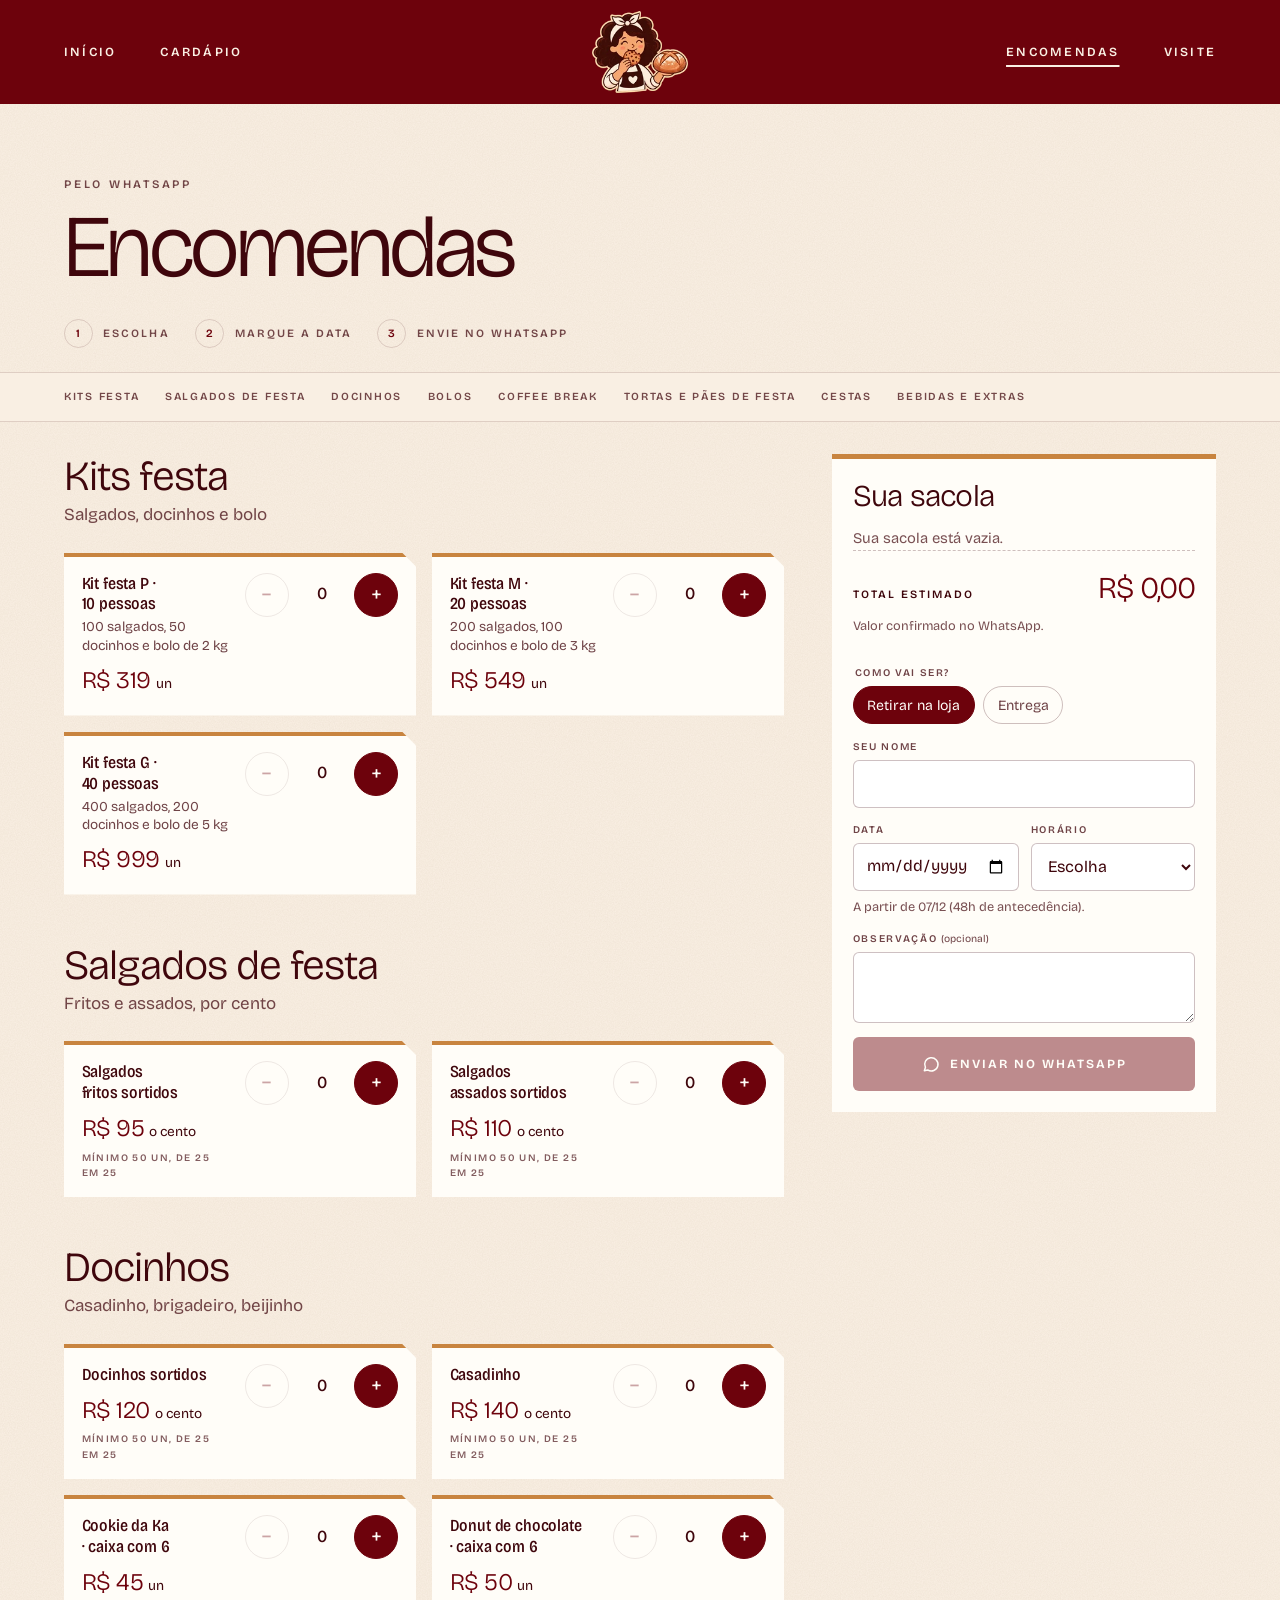
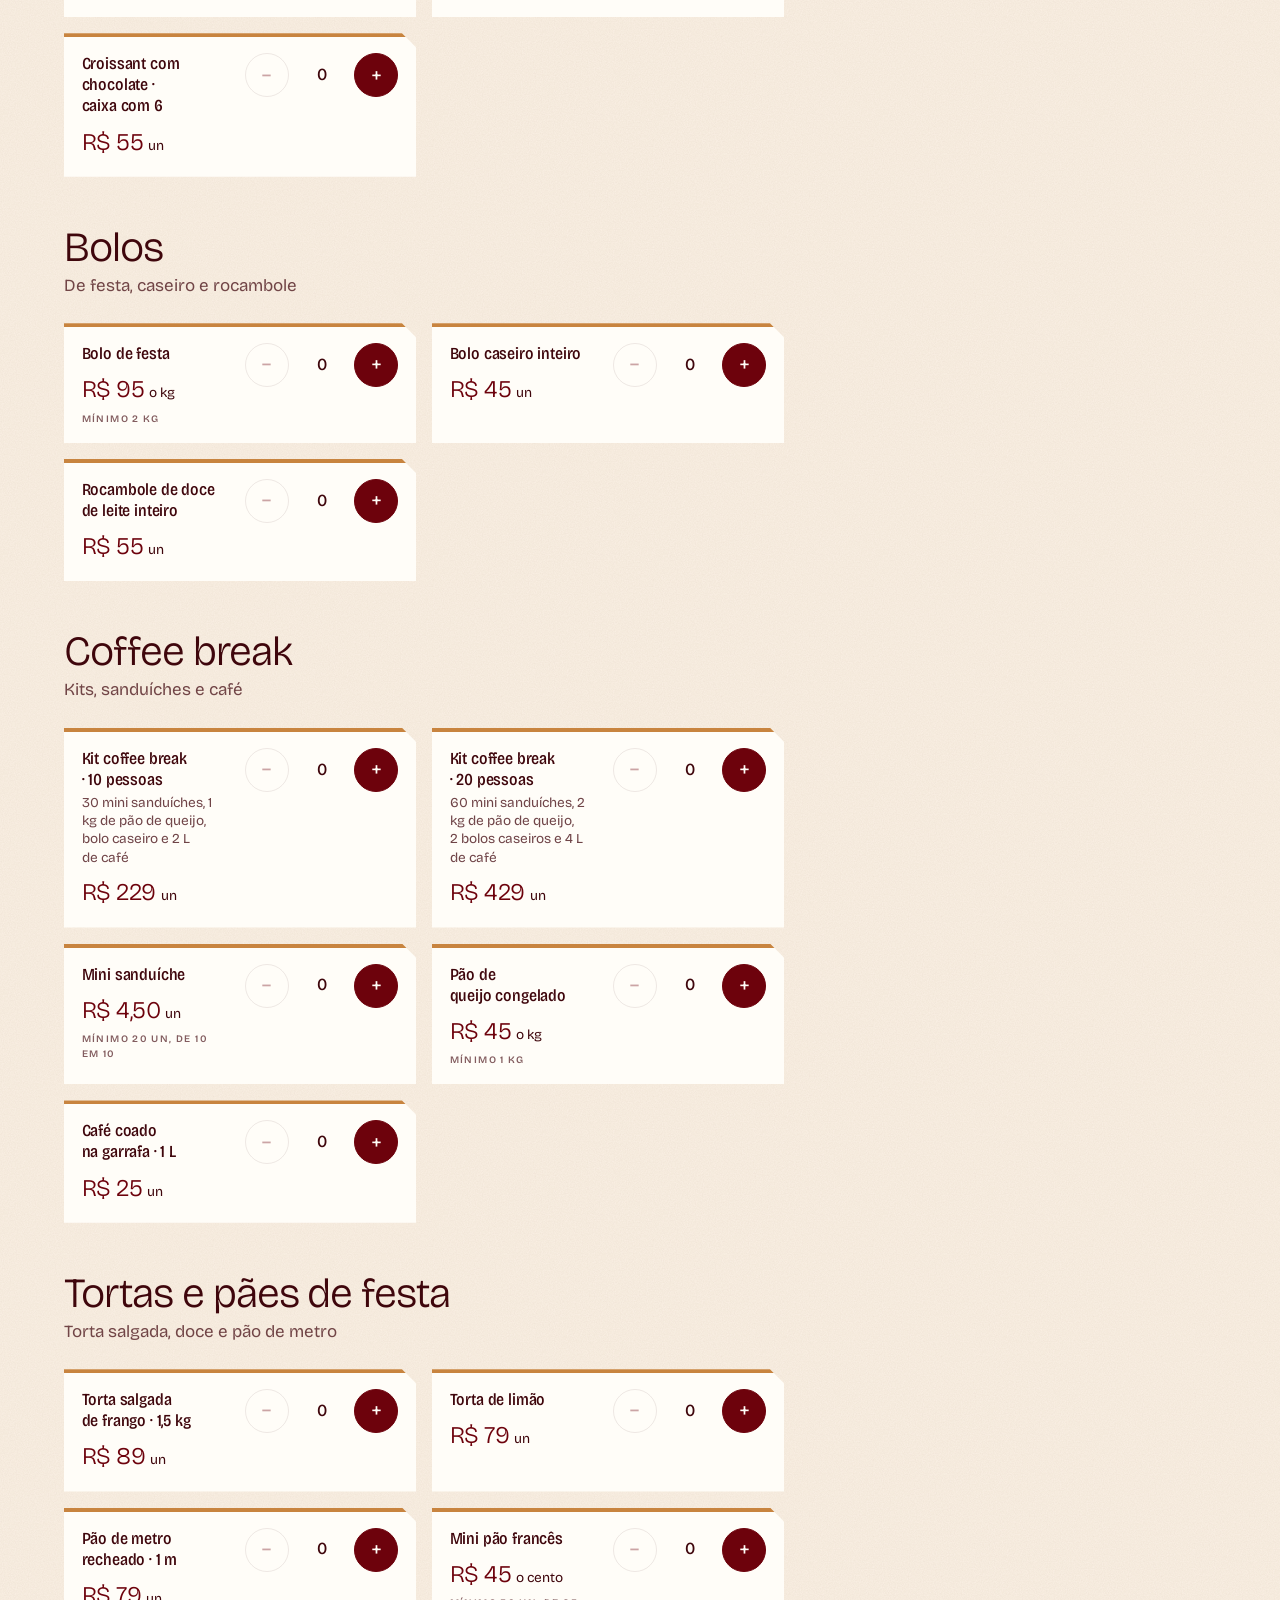
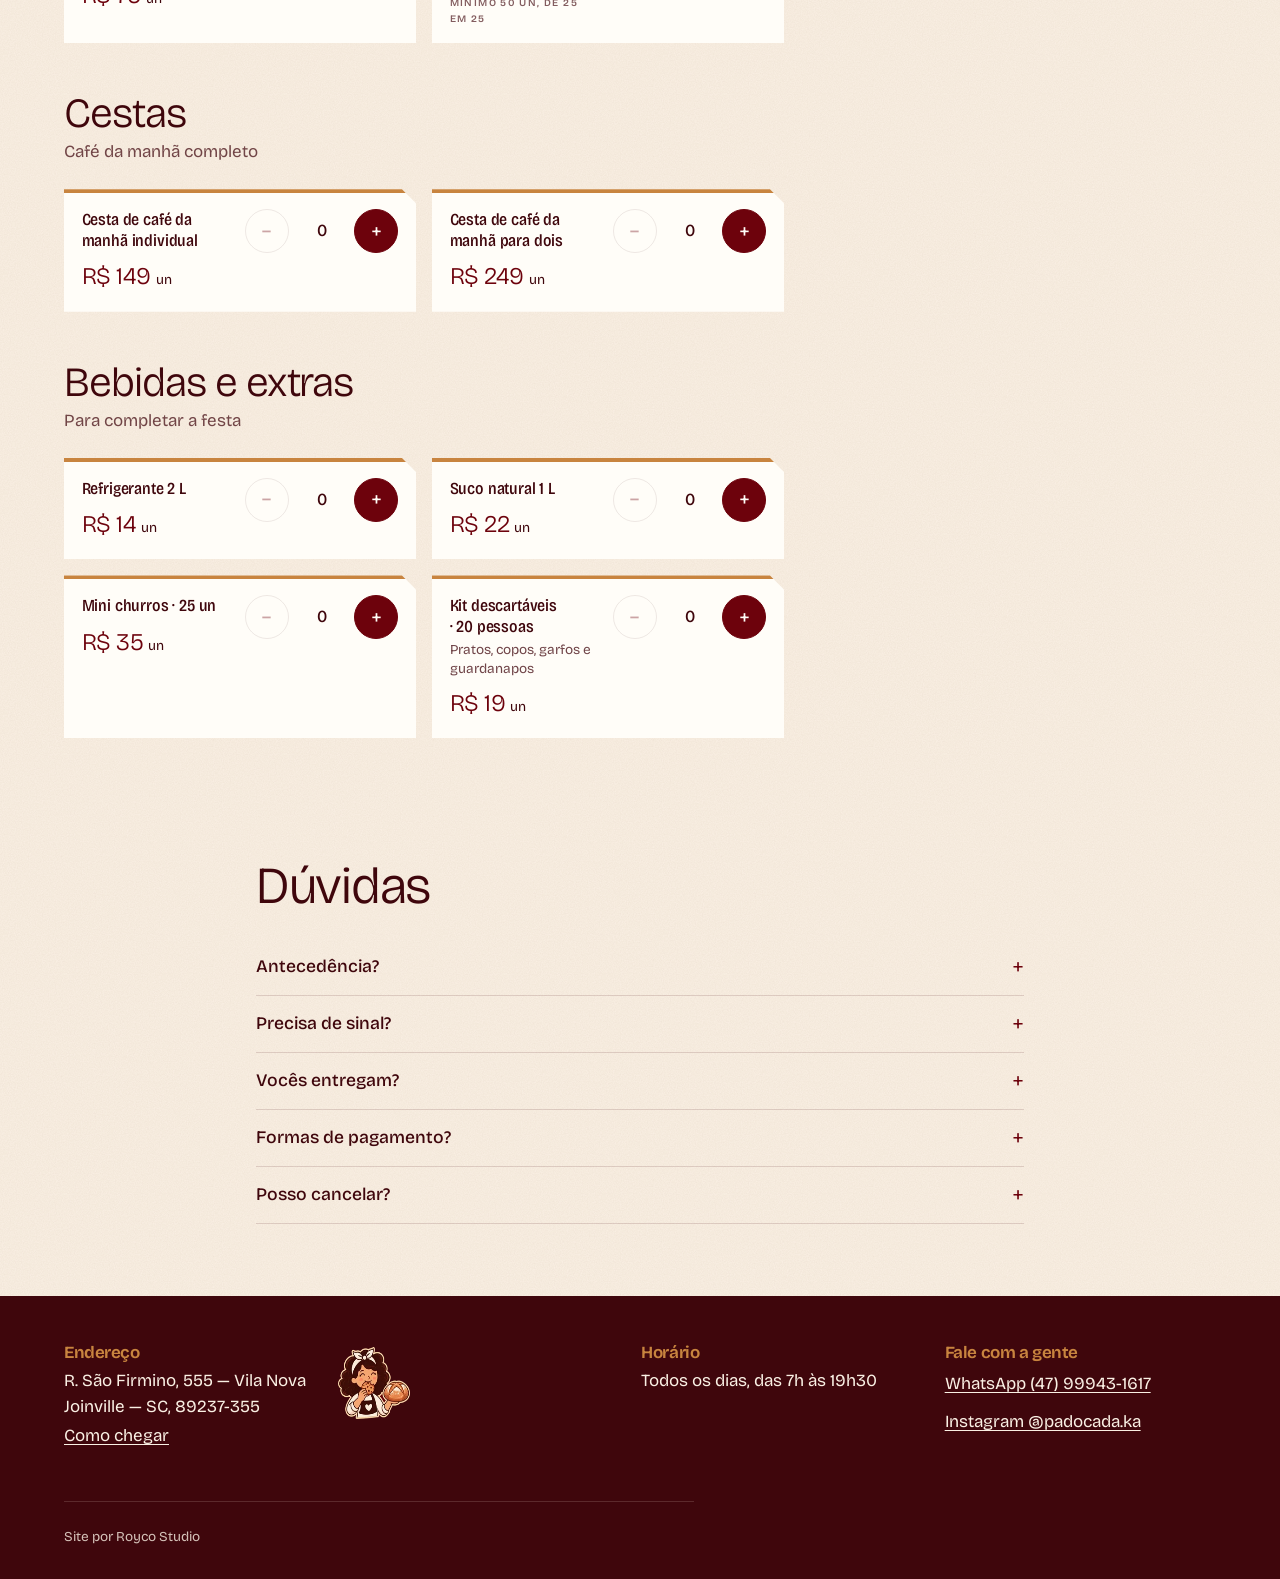
<file: encomendas.html>
<!doctype html>
<html lang="pt-BR">
<head>
  <meta charset="utf-8">
  <meta name="viewport" content="width=device-width, initial-scale=1, viewport-fit=cover">
  <title>Encomendas de salgados e bolos | Padoca da Ka Joinville</title>
  <meta name="description" content="Salgados por cento, bolos, docinhos, coffee break e cestas. Monte e envie pelo WhatsApp.">
  <!-- SEO (gerado por tools/atualizar-seo.cjs; domínio em DOMINIO) -->
  <link rel="canonical" href="https://padocadaka.com.br/encomendas.html">
  <meta property="og:type" content="website">
  <meta property="og:locale" content="pt_BR">
  <meta property="og:site_name" content="Padoca da Ka">
  <meta property="og:title" content="Encomendas de salgados e bolos | Padoca da Ka Joinville">
  <meta property="og:description" content="Salgados por cento, bolos, docinhos, coffee break e cestas. Monte e envie pelo WhatsApp.">
  <meta property="og:url" content="https://padocadaka.com.br/encomendas.html">
  <meta property="og:image" content="https://padocadaka.com.br/assets/og/padoca-da-ka.jpg">
  <meta property="og:image:width" content="1200">
  <meta property="og:image:height" content="630">
  <meta property="og:image:alt" content="Mascote da Padoca da Ka sobre fundo bordô e foto da Ka no balcão">
  <meta name="twitter:card" content="summary_large_image">
  <script type="application/ld+json">
  {
    "@context": "https://schema.org",
    "@type": "Bakery",
    "name": "Padoca da Ka",
    "image": "https://padocadaka.com.br/assets/og/padoca-da-ka.jpg",
    "logo": "https://padocadaka.com.br/assets/brand/mascote-640.webp",
    "url": "https://padocadaka.com.br/",
    "telephone": "+55-47-99943-1617",
    "priceRange": "$",
    "servesCuisine": "Padaria",
    "paymentAccepted": "Pix, Cartão de crédito, Cartão de débito, Dinheiro",
    "address": {
      "@type": "PostalAddress",
      "streetAddress": "R. São Firmino, 555",
      "addressLocality": "Joinville",
      "addressRegion": "SC",
      "postalCode": "89237-355",
      "addressCountry": "BR"
    },
    "geo": {
      "@type": "GeoCoordinates",
      "latitude": -26.2920769,
      "longitude": -48.9109379
    },
    "openingHoursSpecification": [
      {
        "@type": "OpeningHoursSpecification",
        "dayOfWeek": [
          "Monday",
          "Tuesday",
          "Wednesday",
          "Thursday",
          "Friday",
          "Saturday",
          "Sunday"
        ],
        "opens": "07:00",
        "closes": "19:30"
      }
    ],
    "sameAs": [
      "https://www.instagram.com/padocada.ka/"
    ],
    "hasMenu": "https://padocadaka.com.br/cardapio.html"
  }
  </script>
  <!-- /SEO -->
  <meta name="theme-color" content="#6D020C">
  <link rel="icon" href="assets/brand/favicon-48.png" type="image/png">
  <link rel="apple-touch-icon" href="assets/brand/apple-touch-icon.png">
  <link rel="preconnect" href="https://fonts.googleapis.com">
  <link rel="preconnect" href="https://fonts.gstatic.com" crossorigin>
  <link rel="stylesheet" href="https://fonts.googleapis.com/css2?family=Bricolage+Grotesque:opsz,wdth,wght@12..96,75..100,200..800&display=swap">
  <link rel="stylesheet" href="css/tokens.css">
  <link rel="stylesheet" href="css/base.css">
  <link rel="stylesheet" href="css/components.css">
  <script>
    document.documentElement.classList.add('js');
    // foto que ainda não existe: vira moldura com o nome dela (ver .foto.vazia)
    addEventListener('error', function (e) {
      var i = e.target;
      if (i.tagName !== 'IMG') return;
      var f = i.closest('.foto');
      if (f) f.classList.add('vazia');
      if (f) i.remove();
    }, true);
  </script>
  <script src="js/config.js" defer></script>
  <script src="js/cardapio-data.js" defer></script>
  <script src="js/status.js" defer></script>
  <script src="js/main.js" defer></script>
  <script src="js/encomendas.js" defer></script>
</head>
<body>
  <a class="pular" href="#conteudo">Pular para o conteúdo</a>

  <header class="site-header">
    <div class="container header-linha">
      <a class="logo" href="index.html" aria-label="Padoca da Ka, início">
        <img src="assets/brand/mascote-160.webp" srcset="assets/brand/mascote-160.webp 160w, assets/brand/mascote-320.webp 320w" sizes="(min-width: 60em) 96px, 64px" alt="" width="160" height="136">
      </a>
      <button class="menu-btn" type="button" aria-expanded="false" aria-controls="menu" aria-label="Abrir menu">
        <svg class="abrir" viewBox="0 0 24 24" fill="none" stroke="currentColor" stroke-width="1.6" stroke-linecap="round" aria-hidden="true"><path d="M4 8h16M4 16h16"/></svg>
        <svg class="fechar" viewBox="0 0 24 24" fill="none" stroke="currentColor" stroke-width="1.6" stroke-linecap="round" aria-hidden="true"><path d="M6 6l12 12M18 6L6 18"/></svg>
      </button>
      <!-- dois grupos com a logo no meio (desktop); no mobile viram uma lista só -->
      <nav class="nav" id="menu" aria-label="Principal">
        <ul class="nav-esq" role="list">
          <li><a href="index.html">Início</a></li>
          <li><a href="cardapio.html">Cardápio</a></li>
        </ul>
        <ul class="nav-dir" role="list">
          <li><a href="encomendas.html" aria-current="page">Encomendas</a></li>
          <li><a href="visite.html">Visite</a></li>
        </ul>
      </nav>
    </div>
  </header>

  <main id="conteudo">
    <section class="secao enc-topo" aria-labelledby="t-encomendas">
      <div class="container">
        <p class="eyebrow">Pelo WhatsApp</p>
        <h1 id="t-encomendas">Encomendas</h1>
        <ol class="passos" role="list">
          <li><span>1</span> Escolha</li>
          <li><span>2</span> Marque a data</li>
          <li><span>3</span> Envie no WhatsApp</li>
        </ol>
      </div>
    </section>

    <nav class="grupos-nav" aria-label="Tipos de encomenda">
      <div class="container" data-grupos-nav></div>
    </nav>

    <div class="container montador">
      <!-- grupos e itens vêm de js/cardapio-data.js (window.ENCOMENDAS) -->
      <div class="montador__itens" data-montador>
        <noscript><p>O montador de encomendas precisa de JavaScript. Pode pedir direto no <a href="https://wa.me/5547999431617">WhatsApp (47) 99943-1617</a>.</p></noscript>
      </div>

      <aside class="montador__pedido" id="sacola" aria-labelledby="t-pedido">
        <form id="pedido" class="pedido" novalidate>
          <div class="pedido__topo">
            <h2 id="t-pedido" tabindex="-1">Sua sacola</h2>
            <!-- só no mobile, quando a sacola abre por cima da página -->
            <button type="button" class="pedido__fechar" data-fechar-sacola aria-label="Fechar sacola">
              <svg viewBox="0 0 24 24" fill="none" stroke="currentColor" stroke-width="1.6" stroke-linecap="round" aria-hidden="true"><path d="M6 6l12 12M18 6L6 18"/></svg>
            </button>
          </div>
          <ul class="resumo" role="list" data-resumo></ul>
          <!-- sugestão complementar conforme o que está na sacola (grupos com "sugere" em cardapio-data.js) -->
          <div class="bump" data-bump hidden>
            <p class="bump__rotulo">Combina com o seu pedido</p>
            <div class="bump__corpo">
              <div class="bump__texto">
                <strong data-bump-nome></strong>
                <span data-bump-chamada></span>
              </div>
              <span class="bump__preco" data-bump-preco></span>
            </div>
            <div class="bump__acoes">
              <button type="button" class="btn bump__add" data-bump-add>Adicionar</button>
              <button type="button" class="bump__nao" data-bump-nao>Agora não</button>
            </div>
          </div>
          <p class="resumo__total">Total estimado <strong data-total>R$ 0,00</strong></p>
          <p class="resumo__nota">Valor confirmado no WhatsApp.</p>
          <div data-avisos></div>

          <fieldset class="campo campo--modo">
            <legend>Como vai ser?</legend>
            <label class="chip"><input type="radio" name="modo" value="retirada" checked><span>Retirar na loja</span></label>
            <label class="chip"><input type="radio" name="modo" value="entrega"><span>Entrega</span></label>
          </fieldset>
          <div class="campo">
            <label for="f-nome">Seu nome</label>
            <input id="f-nome" name="nome" type="text" autocomplete="name" required>
          </div>
          <div class="campo-duplo">
            <div class="campo">
              <label for="f-data">Data</label>
              <input id="f-data" name="data" type="date" required aria-describedby="f-data-dica">
            </div>
            <div class="campo">
              <label for="f-hora">Horário</label>
              <select id="f-hora" name="hora" required></select>
            </div>
          </div>
          <p class="campo__dica" id="f-data-dica" data-data-dica></p>
          <div class="campo" data-endereco hidden>
            <label for="f-endereco">Endereço de entrega</label>
            <input id="f-endereco" name="endereco" type="text" autocomplete="street-address">
          </div>
          <div class="campo">
            <label for="f-obs">Observação <span>(opcional)</span></label>
            <textarea id="f-obs" name="obs" rows="2"></textarea>
          </div>

          <div class="erros" data-erros role="alert" tabindex="-1" hidden></div>
          <a class="p-enviar btn" href="#pedido" data-enviar aria-disabled="true">
            <svg viewBox="0 0 24 24" fill="none" stroke="currentColor" stroke-width="1.8" stroke-linejoin="round" aria-hidden="true"><path d="M4 20l1.3-3.9A8 8 0 1 1 8 19.1L4 20z"/></svg>
            Enviar no WhatsApp
          </a>
        </form>
      </aside>
    </div>

    <section class="secao" aria-labelledby="t-duvidas">
      <div class="container duvidas">
        <h2 id="t-duvidas">Dúvidas</h2>
        <div data-duvidas></div>
      </div>
    </section>
  </main>

  <footer class="site-footer">
    <div class="container">
      <div class="rodape-grid">
        <a class="logo" href="index.html" aria-label="Padoca da Ka, início">
          <img src="assets/brand/mascote-160.webp" srcset="assets/brand/mascote-160.webp 160w, assets/brand/mascote-320.webp 320w" sizes="96px" alt="" width="160" height="136" loading="lazy">
        </a>
        <div>
          <h2>Endereço</h2>
          <address>
            R. São Firmino, 555 — Vila Nova<br>
            Joinville — SC, 89237-355
          </address>
          <a href="https://www.google.com/maps/search/?api=1&amp;query=Padoca+da+Ka+R.+S%C3%A3o+Firmino+555+Vila+Nova+Joinville">Como chegar</a>
        </div>
        <div>
          <h2>Horário</h2>
          <p>Todos os dias, das 7h às 19h30</p>
        </div>
        <div>
          <h2>Fale com a gente</h2>
          <ul>
            <li><a href="https://wa.me/5547999431617?text=Oi%2C%20Padoca%20da%20Ka!%20Quero%20fazer%20uma%20encomenda.">WhatsApp (47) 99943-1617</a></li>
            <li><a href="https://www.instagram.com/padocada.ka/">Instagram @padocada.ka</a></li>
          </ul>
        </div>
      </div>
      <p class="credito">Site por Royco Studio</p>
    </div>
  </footer>

  <!-- no mobile, a sacola fixa substitui a barra de atalhos nesta página e abre
       o pedido por cima (gaveta), sem tirar o cliente de onde ele está -->
  <div class="sacola-barra" data-sacola-barra>
    <span><span data-contagem>Sacola vazia</span> · <strong data-total-curto>R$ 0,00</strong></span>
    <button type="button" class="btn btn-claro" data-abrir-sacola aria-controls="sacola" aria-expanded="false">Ver sacola</button>
  </div>
  <div class="sacola-fundo" data-fechar-sacola hidden></div>
</body>
</html>
</file>
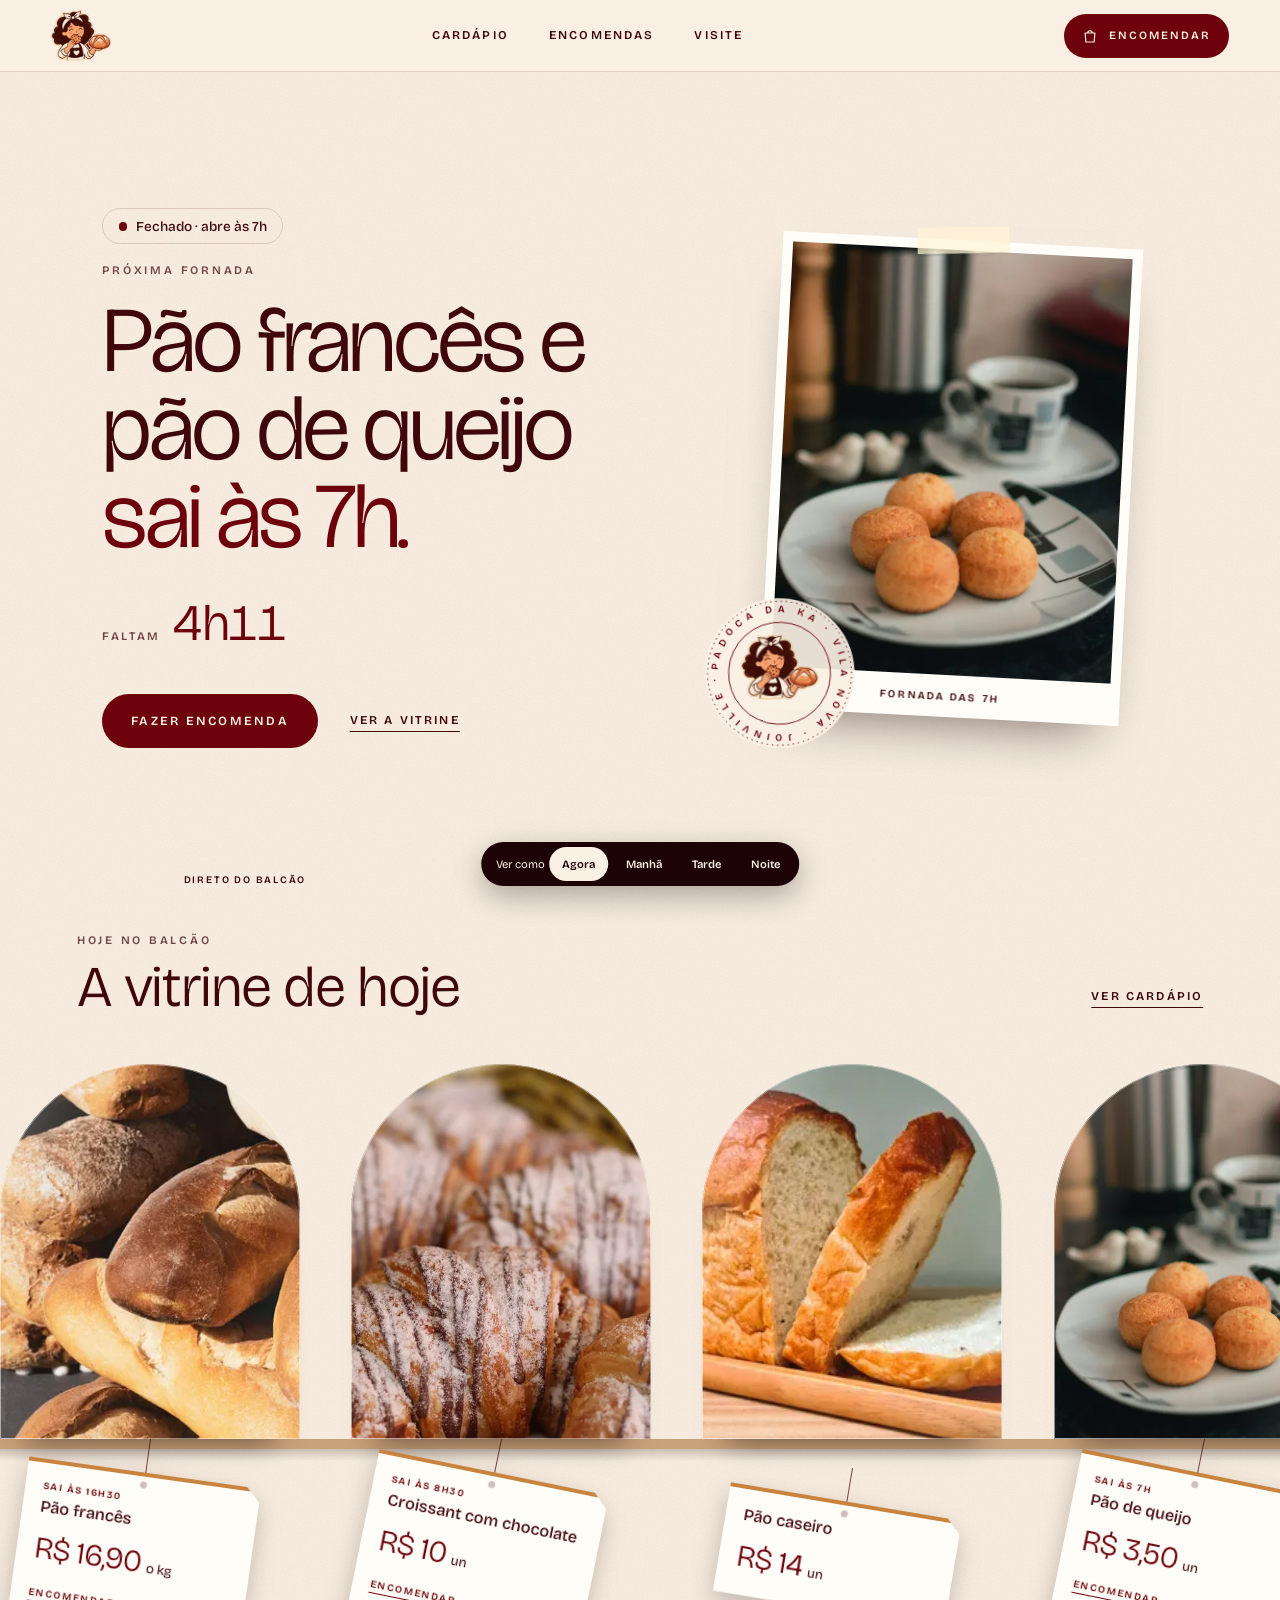
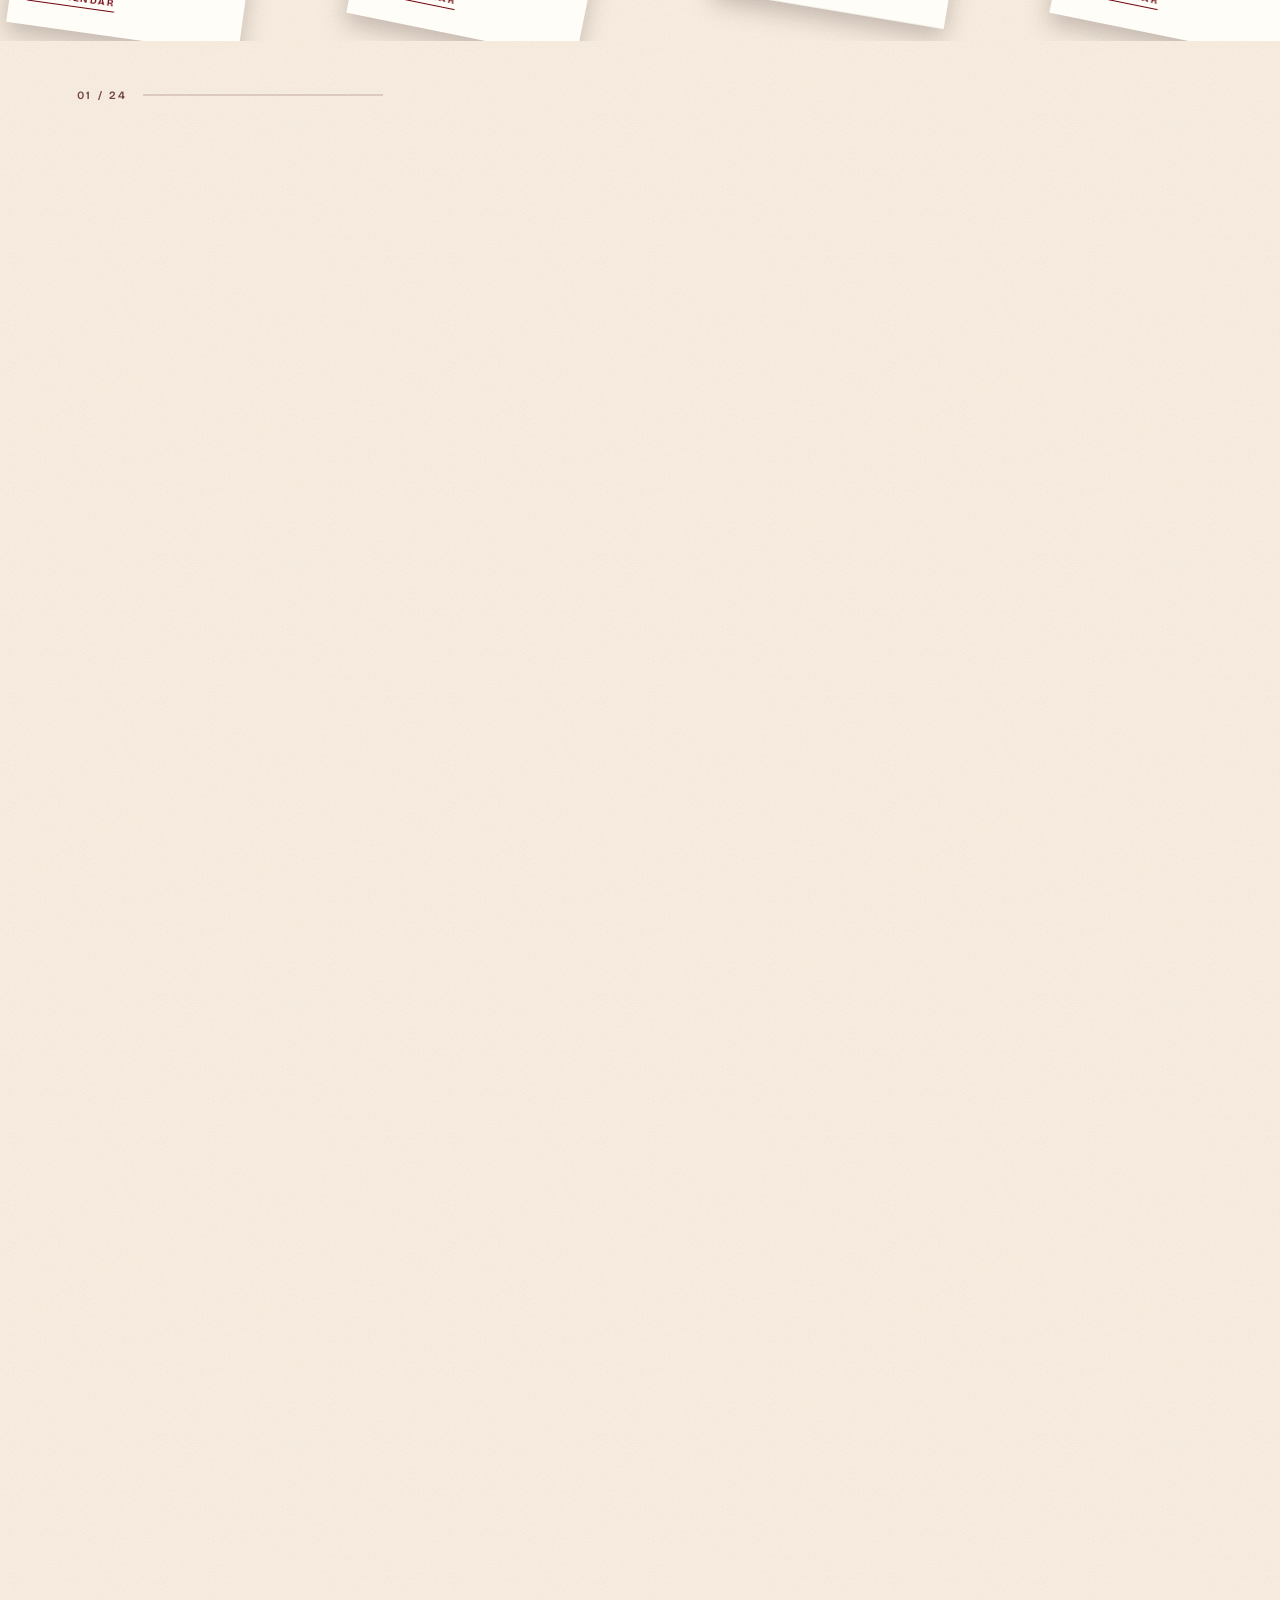
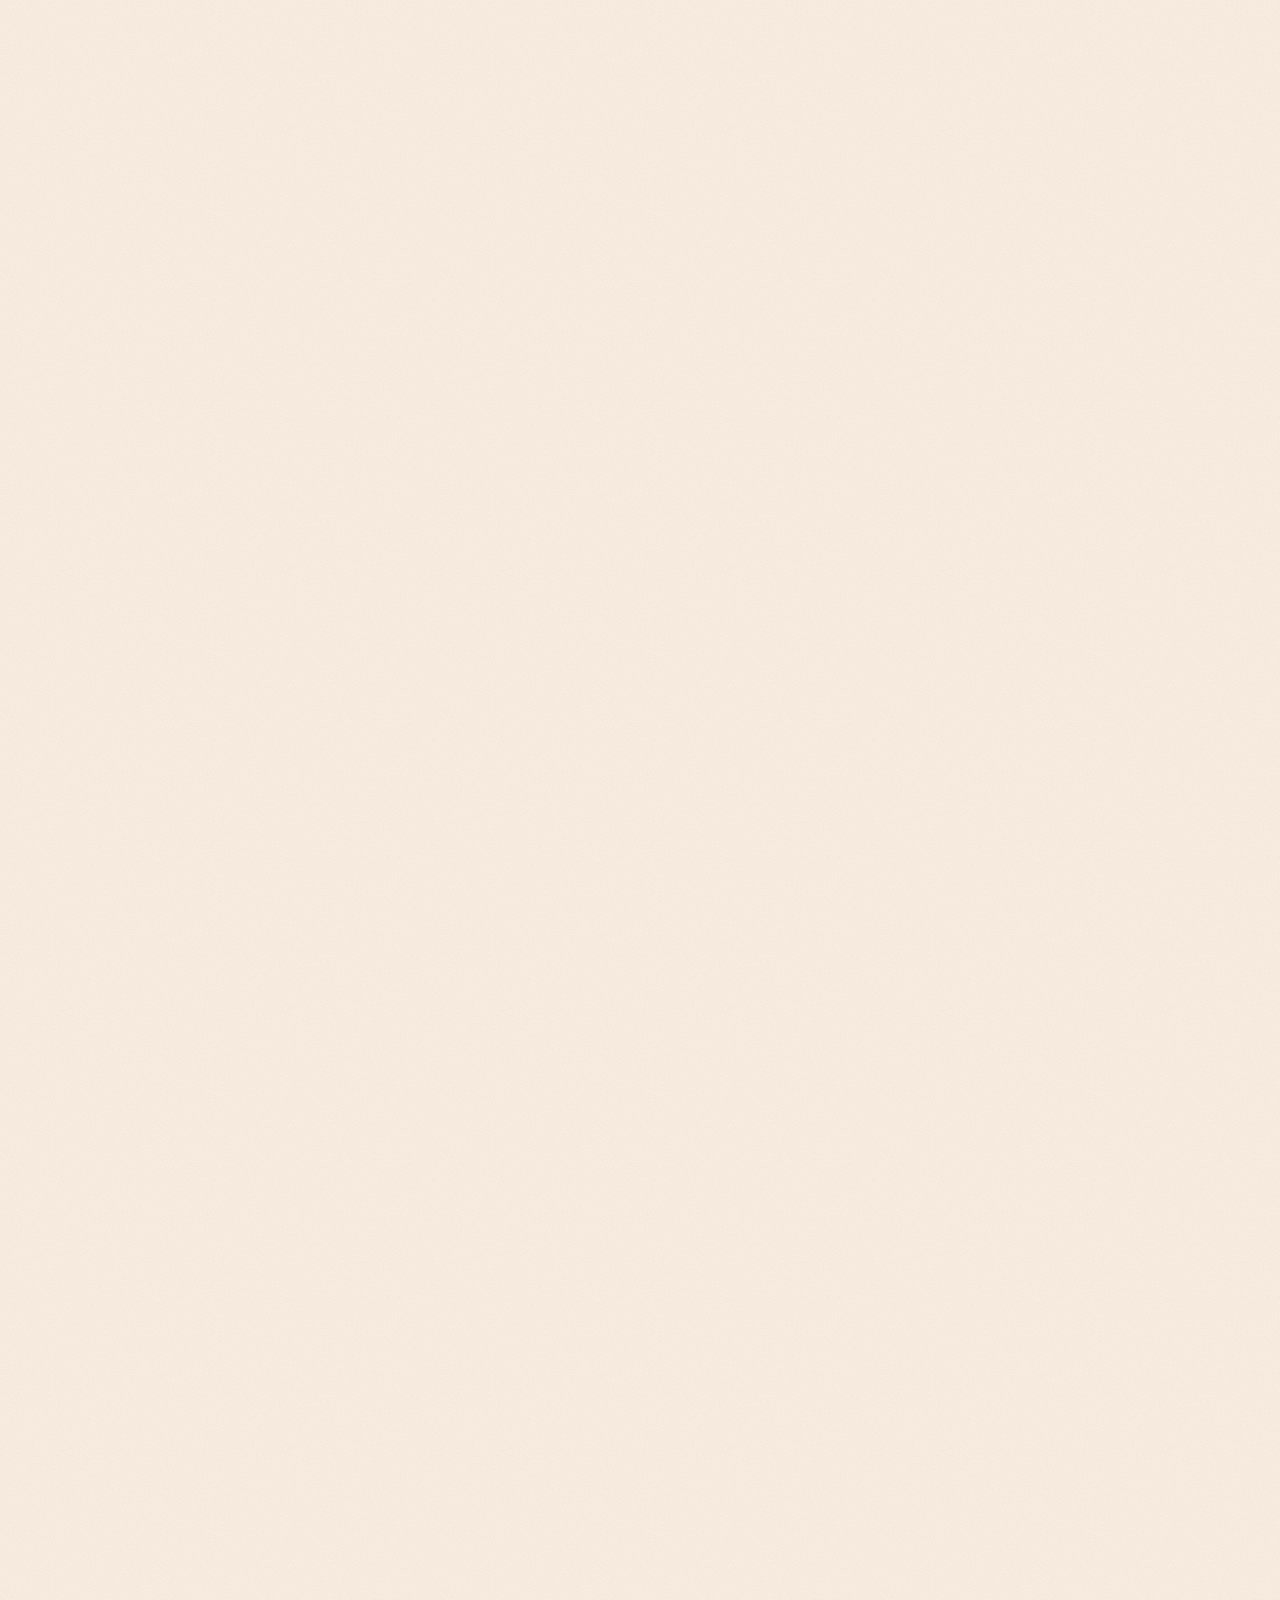
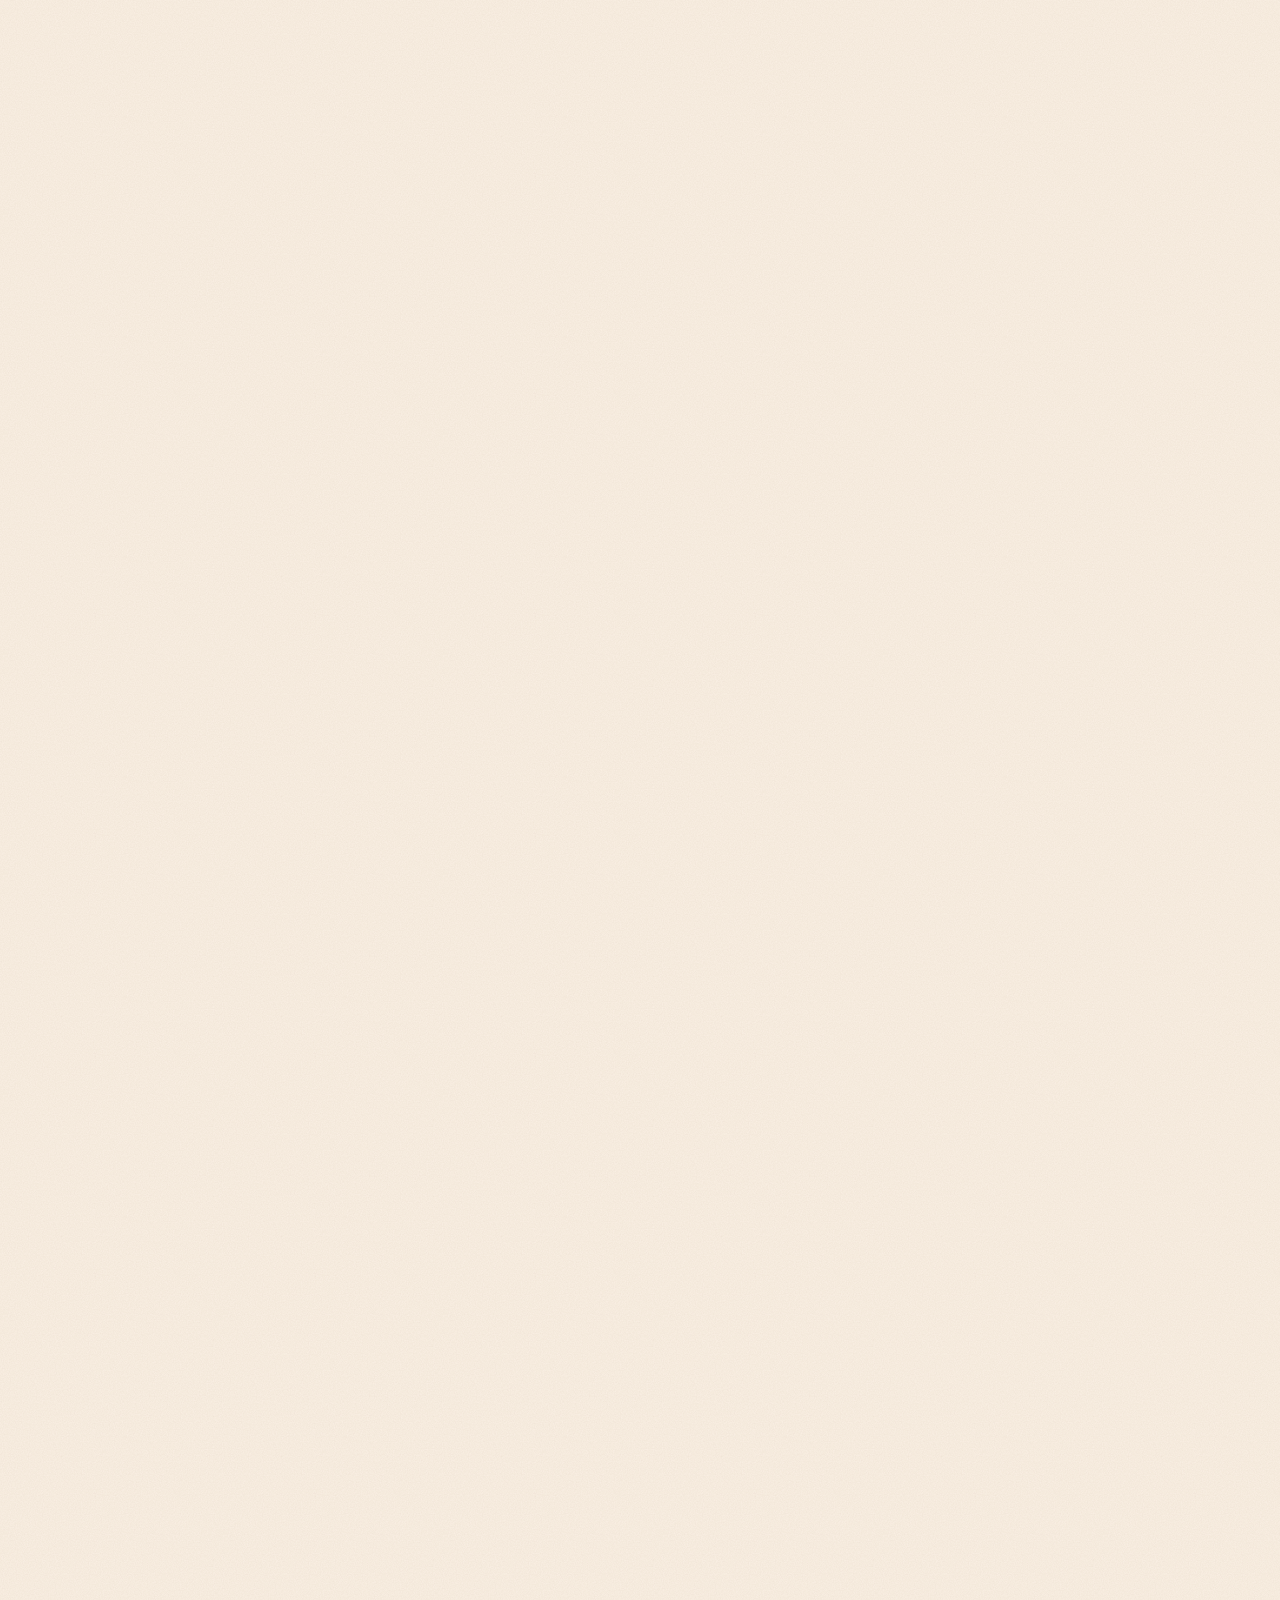
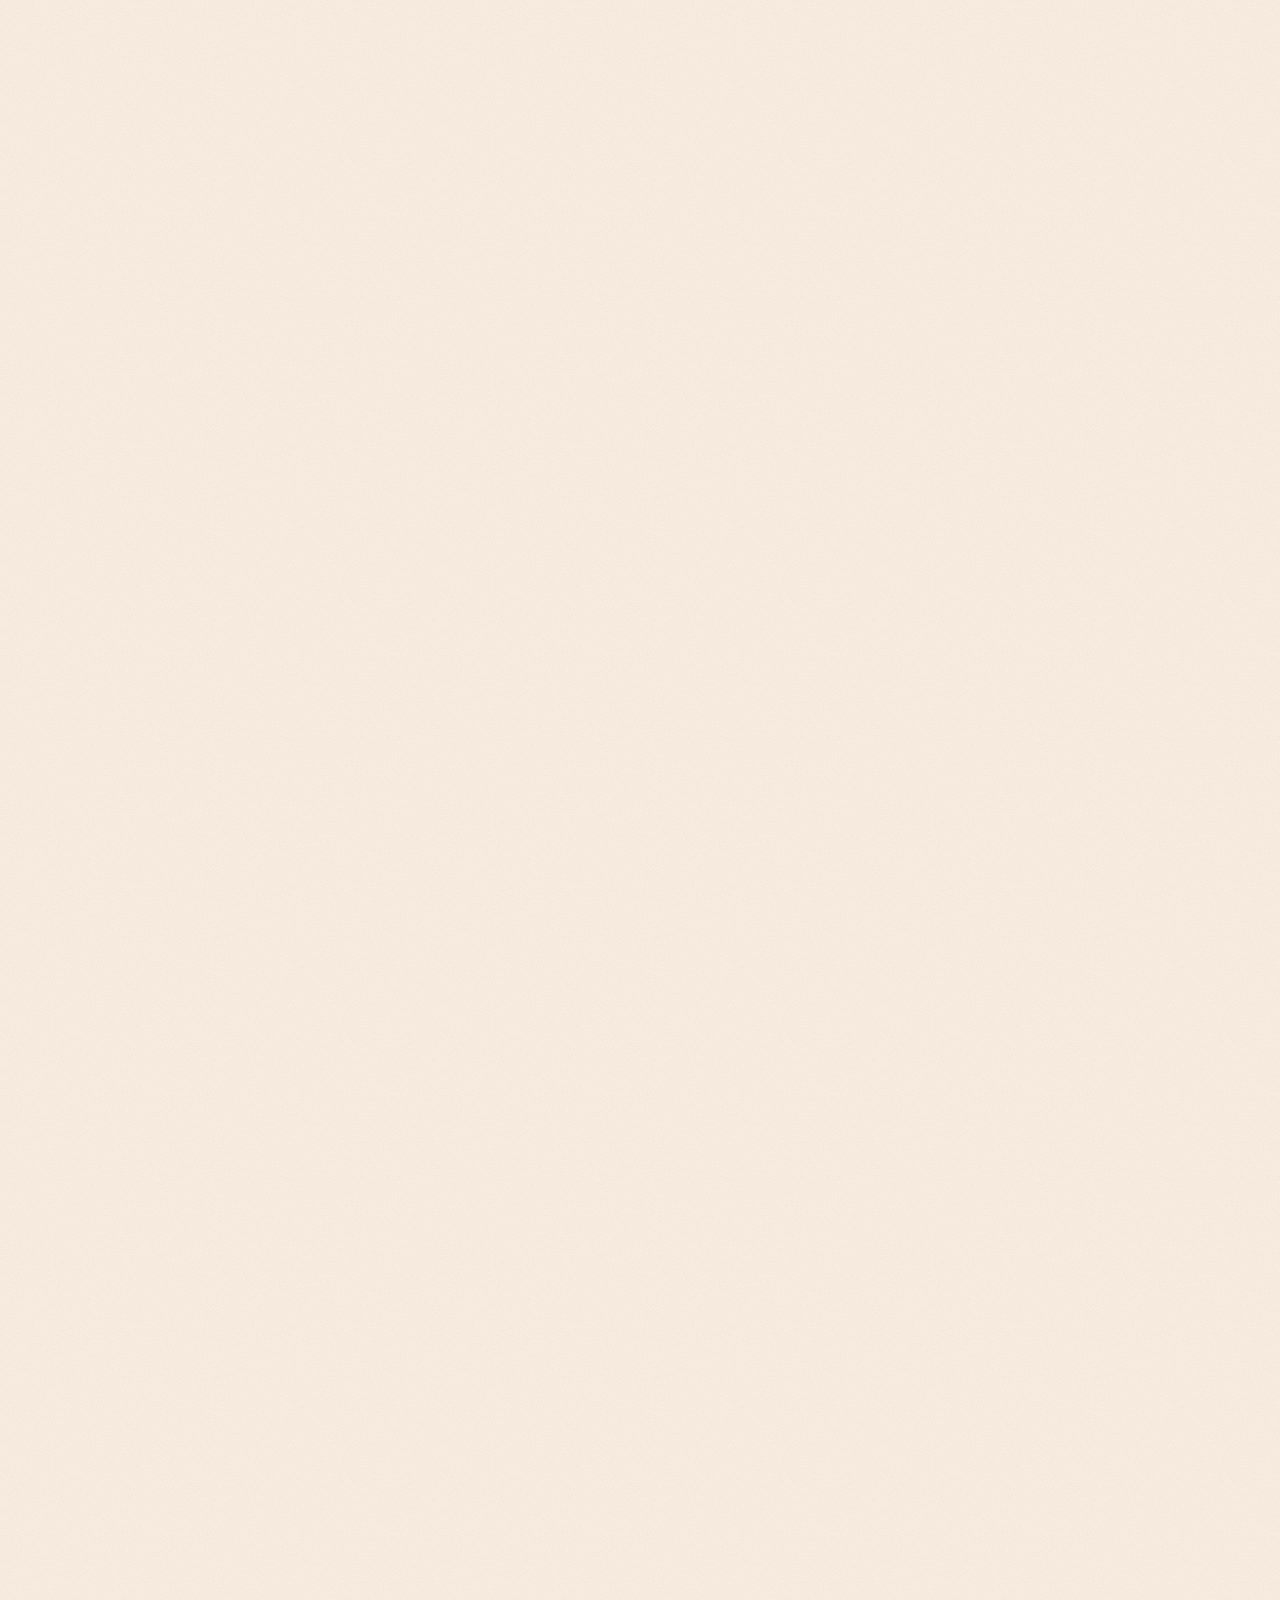
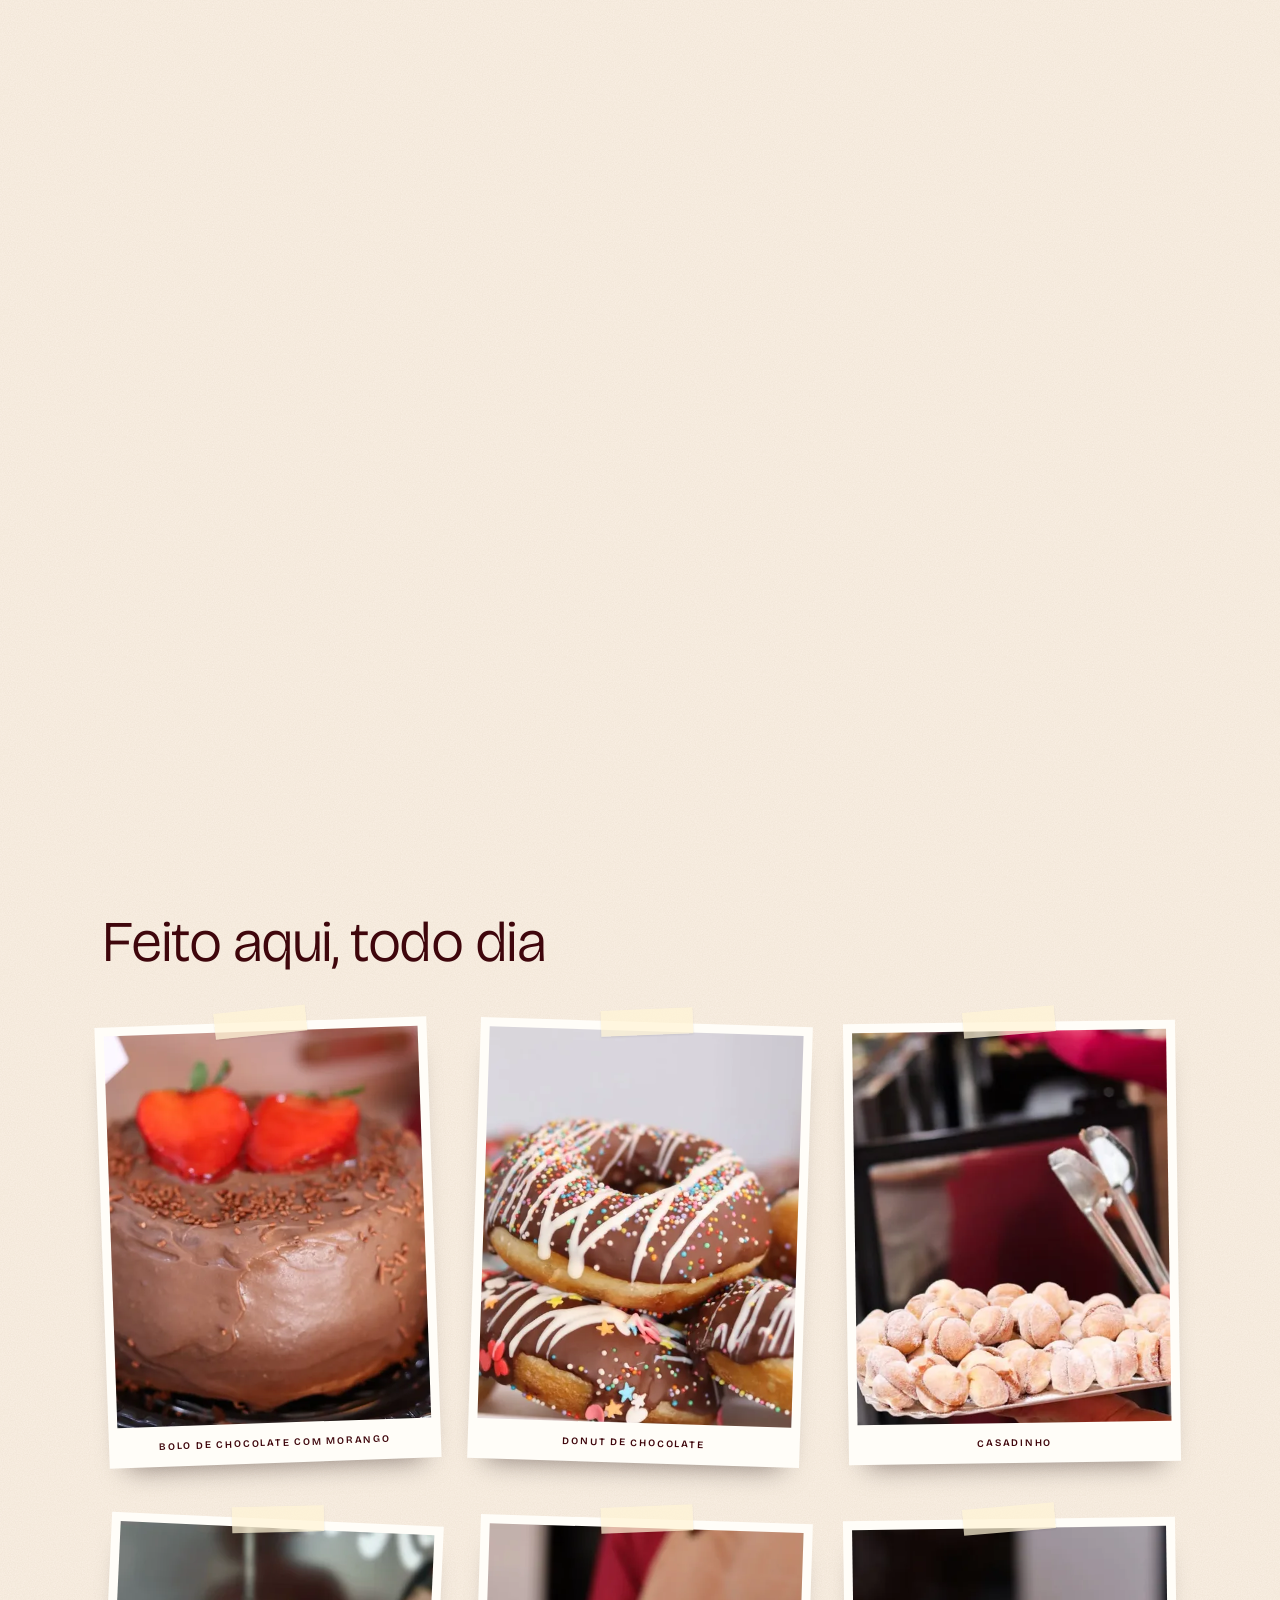
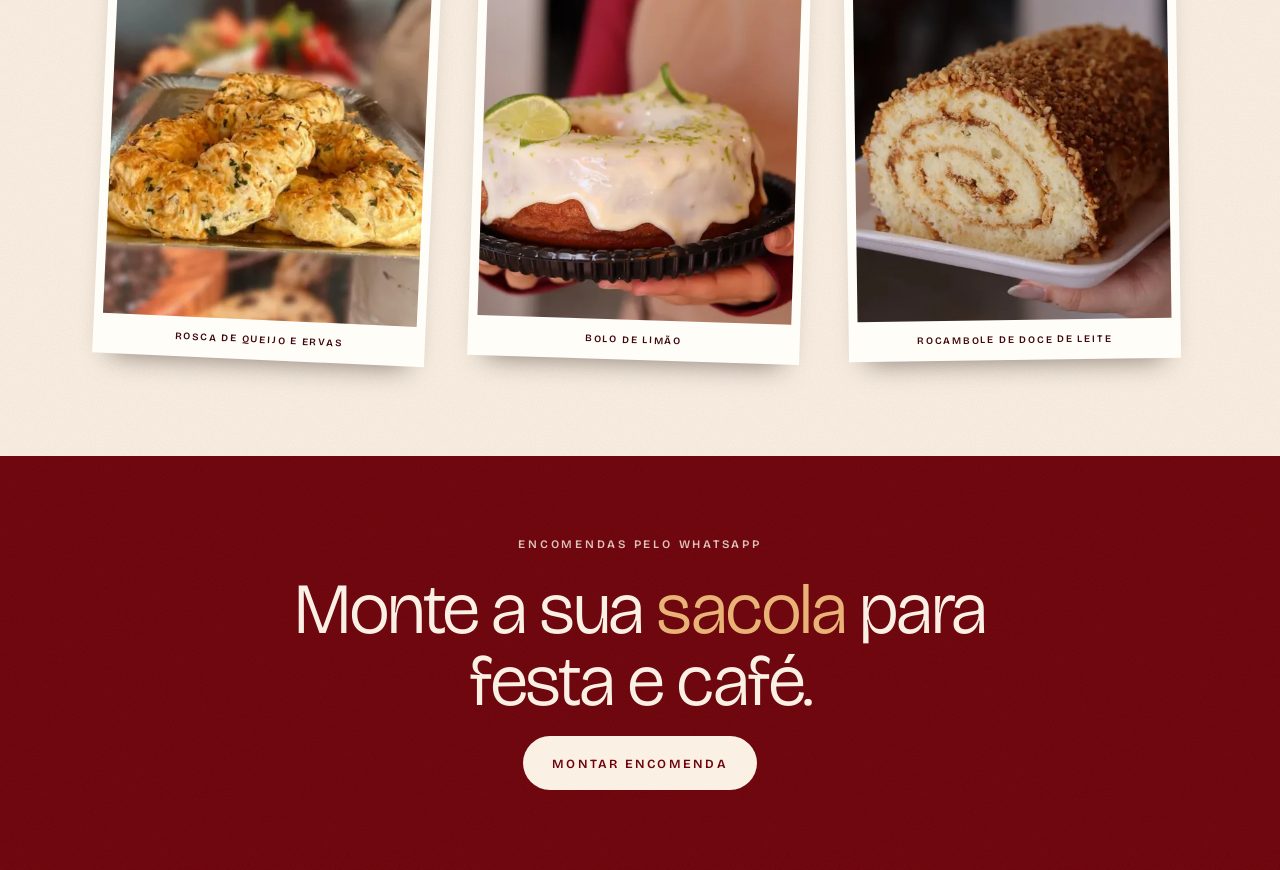
<file: prototipo.html>
<!doctype html>
<html lang="pt-BR" data-periodo="tarde">
<head>
  <meta charset="utf-8">
  <meta name="viewport" content="width=device-width, initial-scale=1, viewport-fit=cover">
  <title>Protótipo · Padoca da Ka</title>
  <meta name="robots" content="noindex">
  <link rel="icon" href="assets/brand/favicon-48.png" type="image/png">
  <link rel="preconnect" href="https://fonts.googleapis.com">
  <link rel="preconnect" href="https://fonts.gstatic.com" crossorigin>
  <link rel="stylesheet" href="https://fonts.googleapis.com/css2?family=Bricolage+Grotesque:opsz,wdth,wght@12..96,75..100,200..800&display=swap">
  <link rel="stylesheet" href="css/tokens.css">
  <link rel="stylesheet" href="css/base.css">
  <style>
    /* ============================================================
       PROTÓTIPO: vitrine + relógio da fornada + papel de pão.
       Tudo aqui é isolado desta página; nada mexe na home atual.
       ============================================================ */

    /* papel de pão: grão sutil por cima da cor do período */
    :root {
      --topo: 4.5rem;
      --papel: url("data:image/svg+xml,%3Csvg xmlns='http://www.w3.org/2000/svg' width='220' height='220'%3E%3Cfilter id='n'%3E%3CfeTurbulence type='fractalNoise' baseFrequency='.85' numOctaves='3' stitchTiles='stitch'/%3E%3CfeColorMatrix values='0 0 0 0 .3 0 0 0 0 .16 0 0 0 0 .08 0 0 0 .09 0'/%3E%3C/filter%3E%3Crect width='100%25' height='100%25' filter='url(%23n)'/%3E%3C/svg%3E");
    }
    /* clima do dia (o JS escolhe pela hora de Joinville) */
    html[data-periodo="manha"] { --fundo: #FAF0E4; --tinta: #3F060C; --suave: rgb(63 6 12 / 0.72); --acento: #6D020C; --tabua: #C9A27A; --linha: rgb(63 6 12 / 0.14); }
    html[data-periodo="tarde"] { --fundo: #EEDBC1; --tinta: #3F060C; --suave: rgb(63 6 12 / 0.75); --acento: #6D020C; --tabua: #A87B52; --linha: rgb(63 6 12 / 0.16); }
    html[data-periodo="noite"] { --fundo: #2E0508; --tinta: #FAF0E4; --suave: rgb(250 240 228 / 0.74); --acento: #E9B377; --tabua: #6B3A22; --linha: rgb(250 240 228 / 0.16); }

    body {
      padding-bottom: 0;
      background-color: var(--fundo);
      background-image: var(--papel);
      color: var(--tinta);
      transition: background-color 0.8s ease, color 0.8s ease;
    }
    :focus-visible { outline-color: var(--acento); }

    .p-eyebrow { font-size: 0.72rem; font-weight: 600; letter-spacing: 0.24em; text-transform: uppercase; color: var(--suave); }
    .p-link { display: inline-flex; align-items: center; min-height: 44px; font-size: 0.75rem; font-weight: 600; letter-spacing: 0.18em; text-transform: uppercase; text-decoration: underline; text-decoration-thickness: 1px; text-underline-offset: 0.6em; }
    .p-btn {
      display: inline-flex; align-items: center; justify-content: center; gap: 0.6rem;
      min-height: 54px; padding: 0.8rem 1.8rem; border-radius: 999px;
      background: var(--acento); color: var(--fundo);
      font-size: 0.78rem; font-weight: 600; letter-spacing: 0.18em; text-transform: uppercase; text-decoration: none;
      transition: transform 0.2s, background-color 0.8s, color 0.8s;
    }
    .p-btn:hover { transform: translateY(-2px); }
    .p-btn svg { width: 18px; height: 18px; }

    /* ---------- Topo ---------- */
    .p-topo {
      position: sticky; top: 0; z-index: 30;
      display: flex; align-items: center; justify-content: space-between; gap: 1rem;
      height: var(--topo); padding-inline: 4vw;
      background: color-mix(in srgb, var(--fundo) 86%, transparent);
      -webkit-backdrop-filter: blur(10px); backdrop-filter: blur(10px);
      border-bottom: 1px solid var(--linha);
      transition: background-color 0.8s;
    }
    .p-marca img { width: 60px; height: auto; }
    .p-nav { display: none; gap: 2.5rem; }
    .p-nav a { font-size: 0.75rem; font-weight: 600; letter-spacing: 0.18em; text-transform: uppercase; text-decoration: none; }
    .p-nav a:hover { text-decoration: underline; text-underline-offset: 0.6em; }
    .p-sacola { min-height: 44px; padding: 0.5rem 1.1rem; font-size: 0.7rem; }
    @media (min-width: 60em) { .p-nav { display: flex; } }

    /* ---------- Hero: relógio da fornada ---------- */
    .p-hero {
      position: relative;
      display: grid; align-items: center; gap: 2rem;
      min-height: calc(100svh - var(--topo));
      padding: 2rem 6vw 3rem;
      overflow: clip;
    }
    .p-selo {
      display: inline-flex; align-items: center; gap: 0.55rem;
      padding: 0.4rem 0.95rem; border: 1px solid var(--linha); border-radius: 999px;
      font-size: 0.85rem; font-weight: 500;
    }
    .p-selo::before { content: ""; width: 0.55rem; height: 0.55rem; border-radius: 50%; background: var(--acento); }
    .p-selo.aberto::before { background: #2E9B5B; box-shadow: 0 0 0 3px rgb(46 155 91 / 0.22); }
    .p-hero__texto { position: relative; z-index: 2; display: grid; justify-items: start; gap: 1.1rem; }
    .p-titulo {
      max-width: 14ch;
      font-size: clamp(2.7rem, 8.5vw, 5.8rem);
      font-weight: 300; line-height: 0.95; letter-spacing: -0.04em;
      text-wrap: balance;
    }
    .p-titulo em { font-style: normal; color: var(--acento); transition: color 0.8s; }
    .p-contagem { display: flex; align-items: baseline; gap: 0.8rem; margin-top: 0.3rem; }
    .p-contagem span { font-size: 0.72rem; font-weight: 600; letter-spacing: 0.22em; text-transform: uppercase; color: var(--suave); }
    .p-contagem strong { font-size: clamp(2rem, 5vw, 3.2rem); font-weight: 300; letter-spacing: -0.03em; color: var(--acento); font-variant-numeric: tabular-nums; }
    .p-acoes { display: flex; flex-wrap: wrap; align-items: center; gap: 1rem 2rem; margin-top: 0.8rem; }

    /* polaroide colada com fita */
    .p-polaroide {
      position: relative; z-index: 1;
      justify-self: end;
      width: min(62vw, 360px);
      margin: 0; padding: 10px 10px 42px;
      background: #FFFDF8;
      box-shadow: 0 30px 50px -28px rgb(20 2 4 / 0.55);
      rotate: 3deg;
      translate: 0 var(--sobe, 0px);
    }
    .p-polaroide > img { width: 100%; aspect-ratio: 4 / 5; object-fit: cover; }
    .p-polaroide figcaption {
      position: absolute; left: 0; right: 0; bottom: 12px; text-align: center;
      color: #3F060C; font-size: 0.66rem; font-weight: 600; letter-spacing: 0.2em; text-transform: uppercase;
    }
    .fita::before {
      content: ""; position: absolute; z-index: 2;
      top: -13px; left: 50%; width: 92px; height: 26px; translate: -50% 0; rotate: -4deg;
      background: rgb(255 244 214 / 0.72);
      box-shadow: 0 1px 2px rgb(0 0 0 / 0.08);
    }

    /* carimbo redondo com a mascote (gira com o scroll) */
    /* carimbado no canto da polaroide */
    .p-carimbo {
      position: absolute; z-index: 3;
      left: -56px; bottom: -40px;
      width: clamp(110px, 12vw, 150px); aspect-ratio: 1;
      rotate: var(--giro, 0deg);
      border-radius: 50%;
      background: color-mix(in srgb, var(--fundo) 92%, transparent);
      transition: background-color 0.8s;
    }
    .p-carimbo svg { width: 100%; height: 100%; overflow: visible; }
    .p-carimbo text { fill: var(--acento); transition: fill 0.8s; }
    .p-carimbo circle { stroke: var(--acento); transition: stroke 0.8s; }
    .p-carimbo img { position: absolute; inset: 24%; width: 52%; height: auto; rotate: calc(var(--giro, 0deg) * -1); }

    @media (min-width: 60em) {
      .p-hero { grid-template-columns: 1.3fr 1fr; padding-inline: 8vw; }
      .p-polaroide { justify-self: center; }
    }
    @media (max-width: 59.99em) {
      .p-hero { gap: 1.2rem; padding-top: 1.5rem; }
      .p-polaroide { order: -1; width: min(46vw, 230px); margin: 0.5rem 0.5rem -0.5rem 0; padding: 7px 7px 32px; rotate: 4deg; }
      .p-polaroide figcaption { bottom: 9px; font-size: 0.55rem; }
      .p-carimbo { left: -44px; bottom: -30px; width: 96px; }
    }

    /* ---------- Vitrine (scroll horizontal) ---------- */
    .p-vitrine { position: relative; }
    .p-palco {
      position: sticky; top: var(--topo);
      height: calc(100svh - var(--topo));
      display: grid; grid-template-rows: auto 1fr auto; gap: 1rem;
      padding: 2rem 0 1.5rem;
      overflow: hidden;
    }
    .p-palco__topo { padding-inline: 6vw; display: flex; flex-wrap: wrap; align-items: end; justify-content: space-between; gap: 0.5rem 2rem; }
    .p-palco__topo h2 { margin-top: 0.4rem; font-size: clamp(2rem, 6vw, 3.6rem); }
    .p-trilho { align-self: center; min-width: 0; overflow: hidden; }
    .p-prateleira {
      /* largura da redoma: limitada pela largura e pela altura da tela (tudo cabe no palco) */
      --w: clamp(170px, min(24vw, (100svh - 22rem) * 0.8), 300px);
      --h-foto: calc(var(--w) * 1.25);
      display: flex; gap: clamp(1.8rem, 4vw, 3.5rem);
      width: max-content; padding: 0 6vw;
      list-style: none;
      will-change: transform;
      /* a tábua da prateleira passa por baixo de todas as redomas */
      background: linear-gradient(to bottom,
        transparent var(--h-foto),
        var(--tabua) var(--h-foto), var(--tabua) calc(var(--h-foto) + 10px),
        rgb(0 0 0 / 0.18) calc(var(--h-foto) + 10px), transparent calc(var(--h-foto) + 22px));
    }
    .p-produto { width: var(--w); flex: none; display: grid; justify-items: center; }
    /* redoma de vidro de confeitaria */
    .p-redoma {
      position: relative; width: 100%; height: var(--h-foto);
      border-radius: 999px 999px 10px 10px; overflow: hidden;
      box-shadow: 0 26px 30px -26px rgb(20 2 4 / 0.6);
    }
    .p-redoma img { width: 100%; height: 100%; object-fit: cover; }
    .p-redoma::after {
      content: ""; position: absolute; inset: 0; border-radius: inherit;
      border: 1px solid rgb(255 255 255 / 0.45);
      background: linear-gradient(115deg, rgb(255 255 255 / 0.38) 0%, rgb(255 255 255 / 0) 30%, rgb(255 255 255 / 0) 72%, rgb(255 255 255 / 0.14) 100%);
    }
    /* plaquinha de preço pendurada no barbante: balança com a velocidade do scroll */
    .p-pendurada {
      --giro: -2deg;
      position: relative; margin-top: 34px; min-width: 78%;
      transform-origin: 50% -34px;
      rotate: calc(var(--giro) + var(--balanco, 0deg));
      transition: rotate 1.1s cubic-bezier(0.25, 1.6, 0.45, 1);
      filter: drop-shadow(0 10px 12px rgb(20 2 4 / 0.22));
    }
    .p-produto:nth-child(2n) .p-pendurada { --giro: 1.5deg; }
    .p-produto:nth-child(3n) .p-pendurada { --giro: -0.5deg; }
    .p-pendurada::before {
      content: ""; position: absolute; left: 50%; top: -34px; width: 1px; height: 38px;
      background: var(--suave);
    }
    .p-plaquinha {
      display: grid; gap: 0.2rem; padding: 1rem 1.1rem 0.9rem;
      background: #FFFDF8; color: #3F060C;
      border-top: 4px solid var(--casca);
      clip-path: polygon(0 0, calc(100% - 14px) 0, 100% 14px, 100% 100%, 0 100%);
    }
    .p-plaquinha::after { content: ""; position: absolute; left: 50%; top: 9px; width: 7px; height: 7px; translate: -50% 0; border-radius: 50%; background: rgb(63 6 12 / 0.25); }
    .p-plaquinha__sai { font-size: 0.6rem; font-weight: 600; letter-spacing: 0.16em; text-transform: uppercase; color: #6D020C; }
    .p-plaquinha__nome { font-size: 1.02rem; font-weight: 500; line-height: 1.2; }
    .p-plaquinha__preco { display: flex; align-items: baseline; gap: 0.35rem; margin-top: 0.35rem; font-size: 0.85rem; }
    .p-plaquinha__preco strong { font-size: 1.9rem; font-weight: 300; letter-spacing: -0.03em; color: #6D020C; }
    .p-plaquinha a { justify-self: start; min-height: 36px; display: inline-flex; align-items: center; font-size: 0.62rem; font-weight: 600; letter-spacing: 0.16em; text-transform: uppercase; color: #6D020C; text-underline-offset: 0.5em; }
    .p-palco__base { display: flex; align-items: center; gap: 1rem; padding-inline: 6vw; font-size: 0.7rem; font-weight: 600; letter-spacing: 0.2em; color: var(--suave); }
    .p-progresso { flex: 1; max-width: 240px; height: 2px; background: var(--linha); }
    .p-progresso span { display: block; height: 100%; width: var(--p, 0%); background: var(--acento); }
    /* sem animação (movimento reduzido): vitrine vira faixa com rolagem lateral normal */
    .sem-anima .p-palco { position: static; height: auto; }
    .sem-anima .p-trilho { overflow-x: auto; padding-bottom: 1rem; }
    @media (max-width: 47.99em) { .p-prateleira { --w: min(62vw, (100svh - 22rem) * 0.8); } }

    /* ---------- Mural (papel de pão) ---------- */
    .p-mural { padding: 5rem 6vw 6rem; }
    .p-mural h2 { margin: 0.4rem 0 3rem; font-size: clamp(2rem, 6vw, 3.6rem); }
    .p-mural ul { list-style: none; padding: 0; display: grid; grid-template-columns: repeat(2, 1fr); gap: 2.4rem 1.2rem; }
    .p-mural li {
      --r: -2deg;
      position: relative; padding: 9px 9px 40px; background: #FFFDF8;
      box-shadow: 0 18px 28px -18px rgb(20 2 4 / 0.5);
      rotate: var(--r);
      transition: opacity 0.9s ease, translate 0.9s cubic-bezier(0.2, 0.8, 0.2, 1), rotate 0.9s cubic-bezier(0.2, 0.8, 0.2, 1);
    }
    .p-mural li:nth-child(3n+2) { --r: 1.8deg; }
    .p-mural li:nth-child(3n) { --r: -0.8deg; }
    .p-mural li:nth-child(4n) { --r: 2.6deg; }
    .p-mural img { width: 100%; aspect-ratio: 4 / 5; object-fit: cover; }
    .p-mural p { position: absolute; left: 0; right: 0; bottom: 12px; text-align: center; color: #3F060C; font-size: 0.62rem; font-weight: 600; letter-spacing: 0.18em; text-transform: uppercase; }
    .anima .p-mural li:not(.visto) { opacity: 0; translate: 0 50px; rotate: calc(var(--r) * 4); }
    .p-mural li:nth-child(3n+2) { transition-delay: 0.1s; }
    .p-mural li:nth-child(3n) { transition-delay: 0.2s; }
    @media (min-width: 48em) {
      .p-mural { padding-inline: 8vw; }
      .p-mural ul { grid-template-columns: repeat(3, 1fr); gap: 3.5rem 2.5rem; }
    }

    /* ---------- Sacola (encomendas) ---------- */
    .p-sacola-faixa {
      display: grid; justify-items: center; gap: 1.2rem; text-align: center;
      padding: 5rem 6vw; background: #6D020C; color: #FAF0E4;
      background-image: var(--papel);
    }
    .p-sacola-faixa .p-eyebrow { color: rgb(250 240 228 / 0.8); }
    .p-sacola-faixa p.p-grande { max-width: 16ch; font-size: clamp(2.2rem, 7vw, 4.5rem); font-weight: 300; line-height: 1; letter-spacing: -0.035em; }
    .p-sacola-faixa em { font-style: normal; color: #E9B377; }
    .p-sacola-faixa .p-btn { background: #FAF0E4; color: #6D020C; }

    /* ---------- Barrinha de demonstração (só no protótipo) ---------- */
    .p-demo {
      position: fixed; left: 50%; bottom: 14px; z-index: 50; translate: -50% 0;
      display: flex; align-items: center; gap: 0.3rem; padding: 0.3rem 0.35rem 0.3rem 0.9rem;
      border-radius: 999px; background: #1d0305; color: #FAF0E4;
      box-shadow: 0 10px 30px rgb(0 0 0 / 0.3);
      font-size: 0.7rem; white-space: nowrap;
    }
    .p-demo button { min-height: 34px; padding: 0 0.8rem; border: 0; border-radius: 999px; background: transparent; font-size: 0.7rem; font-weight: 600; }
    .p-demo button[aria-pressed="true"] { background: #FAF0E4; color: #1d0305; }
  </style>
  <script src="js/config.js" defer></script>
  <script src="js/cardapio-data.js" defer></script>
  <script src="js/status.js" defer></script>
</head>
<body>
  <header class="p-topo">
    <a class="p-marca" href="index.html"><img src="assets/brand/mascote-160.webp" alt="" width="160" height="136"><span class="visually-hidden">Padoca da Ka</span></a>
    <nav class="p-nav" aria-label="Principal">
      <a href="cardapio.html">Cardápio</a>
      <a href="encomendas.html">Encomendas</a>
      <a href="visite.html">Visite</a>
    </nav>
    <a class="p-btn p-sacola" href="encomendas.html">
      <svg viewBox="0 0 24 24" fill="none" stroke="currentColor" stroke-width="1.6" stroke-linejoin="round" aria-hidden="true"><path d="M5.5 8h13l-1 12h-11l-1-12z"/><path d="M9 8a3 3 0 0 1 6 0"/></svg>
      Encomendar
    </a>
  </header>

  <main id="conteudo">
    <!-- 1. Relógio da fornada -->
    <section class="p-hero" aria-labelledby="t-hero">
      <h1 id="t-hero" class="visually-hidden">Padoca da Ka, padaria no Vila Nova, Joinville</h1>
      <div class="p-hero__texto">
        <p class="p-selo" data-selo>Todos os dias, das 7h às 19h30</p>
        <p class="p-eyebrow" data-rotulo>Próxima fornada</p>
        <p class="p-titulo"><span data-itens>Pão francês</span> <em data-quando>sai às 16h30.</em></p>
        <p class="p-contagem"><span data-falta-rotulo>faltam</span> <strong data-falta>—</strong></p>
        <div class="p-acoes">
          <a class="p-btn" href="encomendas.html">Fazer encomenda</a>
          <a class="p-link" href="#vitrine">Ver a vitrine</a>
        </div>
      </div>
      <figure class="p-polaroide fita" data-polaroide>
        <img data-foto src="assets/img/fornadas/vitrine-paes-960.webp" width="960" height="1200" alt="">
        <figcaption data-legenda>Fornada das 16h30</figcaption>
        <div class="p-carimbo" aria-hidden="true" data-carimbo>
          <svg viewBox="0 0 200 200">
            <defs><path id="volta" d="M100 100m-82 0a82 82 0 1 1 164 0a82 82 0 1 1-164 0"/></defs>
            <circle cx="100" cy="100" r="96" fill="none" stroke-width="1.2" stroke-dasharray="2 5"/>
            <circle cx="100" cy="100" r="68" fill="none" stroke-width="1.2"/>
            <text font-size="13" font-weight="600" letter-spacing="3"><textPath href="#volta" textLength="505" lengthAdjust="spacing">PADOCA DA KA · VILA NOVA · JOINVILLE ·</textPath></text>
          </svg>
          <img src="assets/brand/mascote-160.webp" alt="" width="160" height="136">
        </div>
      </figure>
    </section>

    <!-- 2. Vitrine: rolar para baixo passa a prateleira de lado -->
    <section class="p-vitrine" id="vitrine" aria-labelledby="t-vitrine" data-vitrine>
      <div class="p-palco">
        <div class="p-palco__topo">
          <div>
            <p class="p-eyebrow">Hoje no balcão</p>
            <h2 id="t-vitrine">A vitrine de hoje</h2>
          </div>
          <a class="p-link" href="cardapio.html">Ver cardápio</a>
        </div>
        <div class="p-trilho">
          <ul class="p-prateleira" role="list" data-prateleira></ul>
        </div>
        <div class="p-palco__base" aria-hidden="true">
          <span data-contador>01 / 07</span>
          <div class="p-progresso"><span data-progresso></span></div>
        </div>
      </div>
    </section>

    <!-- 3. Mural de papel de pão -->
    <section class="p-mural" aria-labelledby="t-mural">
      <p class="p-eyebrow">Direto do balcão</p>
      <h2 id="t-mural">Feito aqui, todo dia</h2>
      <ul role="list" data-mural></ul>
    </section>

    <!-- 4. Sacola -->
    <section class="p-sacola-faixa" aria-labelledby="t-sacola">
      <p class="p-eyebrow">Encomendas pelo WhatsApp</p>
      <p class="p-grande" id="t-sacola">Monte a sua <em>sacola</em> para festa e café.</p>
      <a class="p-btn" href="encomendas.html">Montar encomenda</a>
    </section>
  </main>

  <div class="p-demo" role="group" aria-label="Protótipo: ver o site em outro horário">
    Ver como
    <button type="button" data-simula="" aria-pressed="true">Agora</button>
    <button type="button" data-simula="580" aria-pressed="false">Manhã</button>
    <button type="button" data-simula="940" aria-pressed="false">Tarde</button>
    <button type="button" data-simula="1190" aria-pressed="false">Noite</button>
  </div>

  <script>
    addEventListener('DOMContentLoaded', () => {
      const P = window.PADOCA, S = window.PadocaStatus, raiz = document.documentElement;
      const reduz = matchMedia('(prefers-reduced-motion: reduce)').matches;
      if (!reduz) raiz.classList.add('anima');

      const UNIDADE = { un: 'un', kg: 'o kg', fatia: 'a fatia', cento: 'o cento' };
      const brl = (v) => 'R$ ' + v.toLocaleString('pt-BR', { minimumFractionDigits: v % 1 ? 2 : 0, maximumFractionDigits: 2 });
      const img = (base, alt, sizes, w = 960, h = 1200) => `<img src="${base}-960.webp" srcset="${base}-480.webp 480w, ${base}-960.webp 960w, ${base}-1440.webp 1440w" sizes="${sizes}" width="${w}" height="${h}" alt="${alt}" loading="lazy">`;

      /* ---------- relógio da fornada + clima do dia ---------- */
      let simulado = null; // minutos do dia (demonstração)
      const agora = () => simulado == null ? new Date() : new Date(Date.now() + (simulado - S.agora(new Date()).min) * 60000);
      const periodo = (min) => (min < 11 * 60 ? 'manha' : min < 17 * 60 ? 'tarde' : 'noite');
      const $ = (s) => document.querySelector(s);

      function pintaHero() {
        const d = agora();
        const { min, dia } = S.agora(d);
        raiz.dataset.periodo = periodo(min);

        const st = S.status(d, P.horarios);
        const selo = $('[data-selo]');
        selo.textContent = st.texto;
        selo.classList.toggle('aberto', st.aberto);

        const est = S.fornadasHoje(d, P.fornadas);
        let i = est.findIndex((e) => e.estado === 'agora'), modo = 'agora';
        if (i < 0) { i = est.findIndex((e) => e.estado === 'proxima'); modo = 'proxima'; }
        if (i < 0) { i = 0; modo = 'amanha'; }
        const f = P.fornadas[i], h = S.hora(f.hora);
        $('[data-rotulo]').textContent = { agora: 'Saindo do forno', proxima: 'Próxima fornada', amanha: 'Amanhã cedo' }[modo];
        $('[data-itens]').textContent = f.itens;
        $('[data-quando]').textContent = { agora: 'quentinho agora.', proxima: `sai às ${h}.`, amanha: `sai às ${h}.` }[modo];
        $('[data-falta-rotulo]').textContent = { agora: 'saiu há', proxima: 'faltam', amanha: 'abrimos às' }[modo];
        $('[data-falta]').textContent = modo === 'agora' ? S.duracao(Math.max(1, min - S.minutos(f.hora))) : modo === 'proxima' ? S.duracao(est[i].falta) : S.hora((P.horarios[(dia + 1) % 7] || P.horarios[0])[0]);
        const base = f.foto || 'assets/img/fornadas/cesto-paes';
        const foto = $('[data-foto]');
        foto.src = base + '-960.webp';
        foto.srcset = `${base}-480.webp 480w, ${base}-960.webp 960w`;
        foto.sizes = '(min-width: 60em) 360px, 62vw';
        foto.alt = f.itens;
        $('[data-legenda]').textContent = `Fornada das ${h}`;
      }
      pintaHero();
      setInterval(pintaHero, 30000);

      document.querySelectorAll('[data-simula]').forEach((b) => b.addEventListener('click', () => {
        simulado = b.dataset.simula === '' ? null : +b.dataset.simula;
        document.querySelectorAll('[data-simula]').forEach((x) => x.setAttribute('aria-pressed', x === b));
        pintaHero();
      }));

      /* ---------- vitrine ---------- */
      const produtos = window.CARDAPIO.flatMap((c) => c.itens).filter((i) => i.foto);
      const prateleira = $('[data-prateleira]');
      prateleira.innerHTML = produtos.map((i) => `<li class="p-produto">
        <div class="p-redoma">${img(i.foto, i.nome, '(min-width: 48em) 24vw, 62vw')}</div>
        <div class="p-pendurada"><div class="p-plaquinha">
          ${i.fornada ? `<span class="p-plaquinha__sai">Sai às ${S.hora(i.fornada)}</span>` : ''}
          <span class="p-plaquinha__nome">${i.nome}</span>
          <span class="p-plaquinha__preco"><strong>${brl(i.preco)}</strong> ${UNIDADE[i.unidade] || ''}</span>
          ${i.encomenda ? `<a href="encomendas.html?item=${i.encomenda}">Encomendar<span class="visually-hidden"> ${i.nome}</span></a>` : ''}
        </div></div>
      </li>`).join('');

      /* ---------- mural ---------- */
      const mural = [
        ['doces/bolo-chocolate-morango', 'Bolo de chocolate com morango'],
        ['doces/donut', 'Donut de chocolate'],
        ['doces/casadinho', 'Casadinho'],
        ['salgados/rosca-queijo', 'Rosca de queijo e ervas'],
        ['doces/bolo-limao', 'Bolo de limão'],
        ['doces/rocambole', 'Rocambole de doce de leite'],
      ];
      $('[data-mural]').innerHTML = mural.map(([b, n]) => `<li class="fita">${img('assets/img/' + b, n, '(min-width: 48em) 28vw, 45vw')}<p>${n}</p></li>`).join('');

      /* ---------- animações de scroll ---------- */
      const vitrine = $('[data-vitrine]'), trilho = $('.p-trilho');
      const contador = $('[data-contador]'), progresso = $('[data-progresso]');
      const carimbo = $('[data-carimbo]'), polaroide = $('[data-polaroide]');
      const doisDigitos = (n) => String(n).padStart(2, '0');

      if (reduz) {
        raiz.classList.add('sem-anima');
      } else {
        // a seção tem a altura do palco + o quanto a prateleira precisa andar:
        // o palco fica preso exatamente durante esses "extra" pixels de rolagem
        let extra = 0, topo = 0;
        const mede = () => {
          topo = $('.p-topo').offsetHeight;
          extra = Math.max(0, prateleira.scrollWidth - trilho.clientWidth);
          vitrine.style.height = `calc(100svh - ${topo}px + ${extra}px)`;
        };
        let ultimoY = scrollY, vel = 0, rodando = false;
        const quadro = () => {
          const y = scrollY;
          // prateleira anda de lado conforme a vitrine passa pela tela
          const p = extra ? Math.min(Math.max((y - vitrine.offsetTop + topo) / extra, 0), 1) : 0;
          prateleira.style.transform = `translate3d(${(-p * extra).toFixed(1)}px, 0, 0)`;
          contador.textContent = `${doisDigitos(Math.round(p * (produtos.length - 1)) + 1)} / ${doisDigitos(produtos.length)}`;
          progresso.style.setProperty('--p', (p * 100).toFixed(1) + '%');
          // plaquinhas balançam contra o movimento e voltam devagar
          vel = vel * 0.8 + (y - ultimoY) * 0.2;
          ultimoY = y;
          prateleira.style.setProperty('--balanco', `${Math.max(-10, Math.min(10, -vel * 0.35)).toFixed(2)}deg`);
          // carimbo gira e polaroide sobe mais devagar que a página
          carimbo.style.setProperty('--giro', `${(y * 0.06).toFixed(1)}deg`);
          polaroide.style.setProperty('--sobe', `${(y * -0.12).toFixed(1)}px`);
          if (Math.abs(vel) > 0.05) requestAnimationFrame(quadro); else rodando = false;
        };
        const acorda = () => { if (!rodando) { rodando = true; requestAnimationFrame(quadro); } };
        addEventListener('scroll', acorda, { passive: true });
        addEventListener('resize', () => { mede(); acorda(); });
        addEventListener('load', () => { mede(); acorda(); });
        mede(); acorda();

        // fotos do mural caem no lugar quando entram na tela
        const itens = document.querySelectorAll('.p-mural li');
        const io = new IntersectionObserver((es) => es.forEach((e) => {
          if (e.isIntersecting) { e.target.classList.add('visto'); io.unobserve(e.target); }
        }), { rootMargin: '0px 0px -10% 0px' });
        itens.forEach((li) => io.observe(li));
        // rede de segurança: nada fica escondido se o observer falhar
        setTimeout(() => itens.forEach((li) => li.classList.add('visto')), 8000);
      }
    });
  </script>
</body>
</html>
</file>
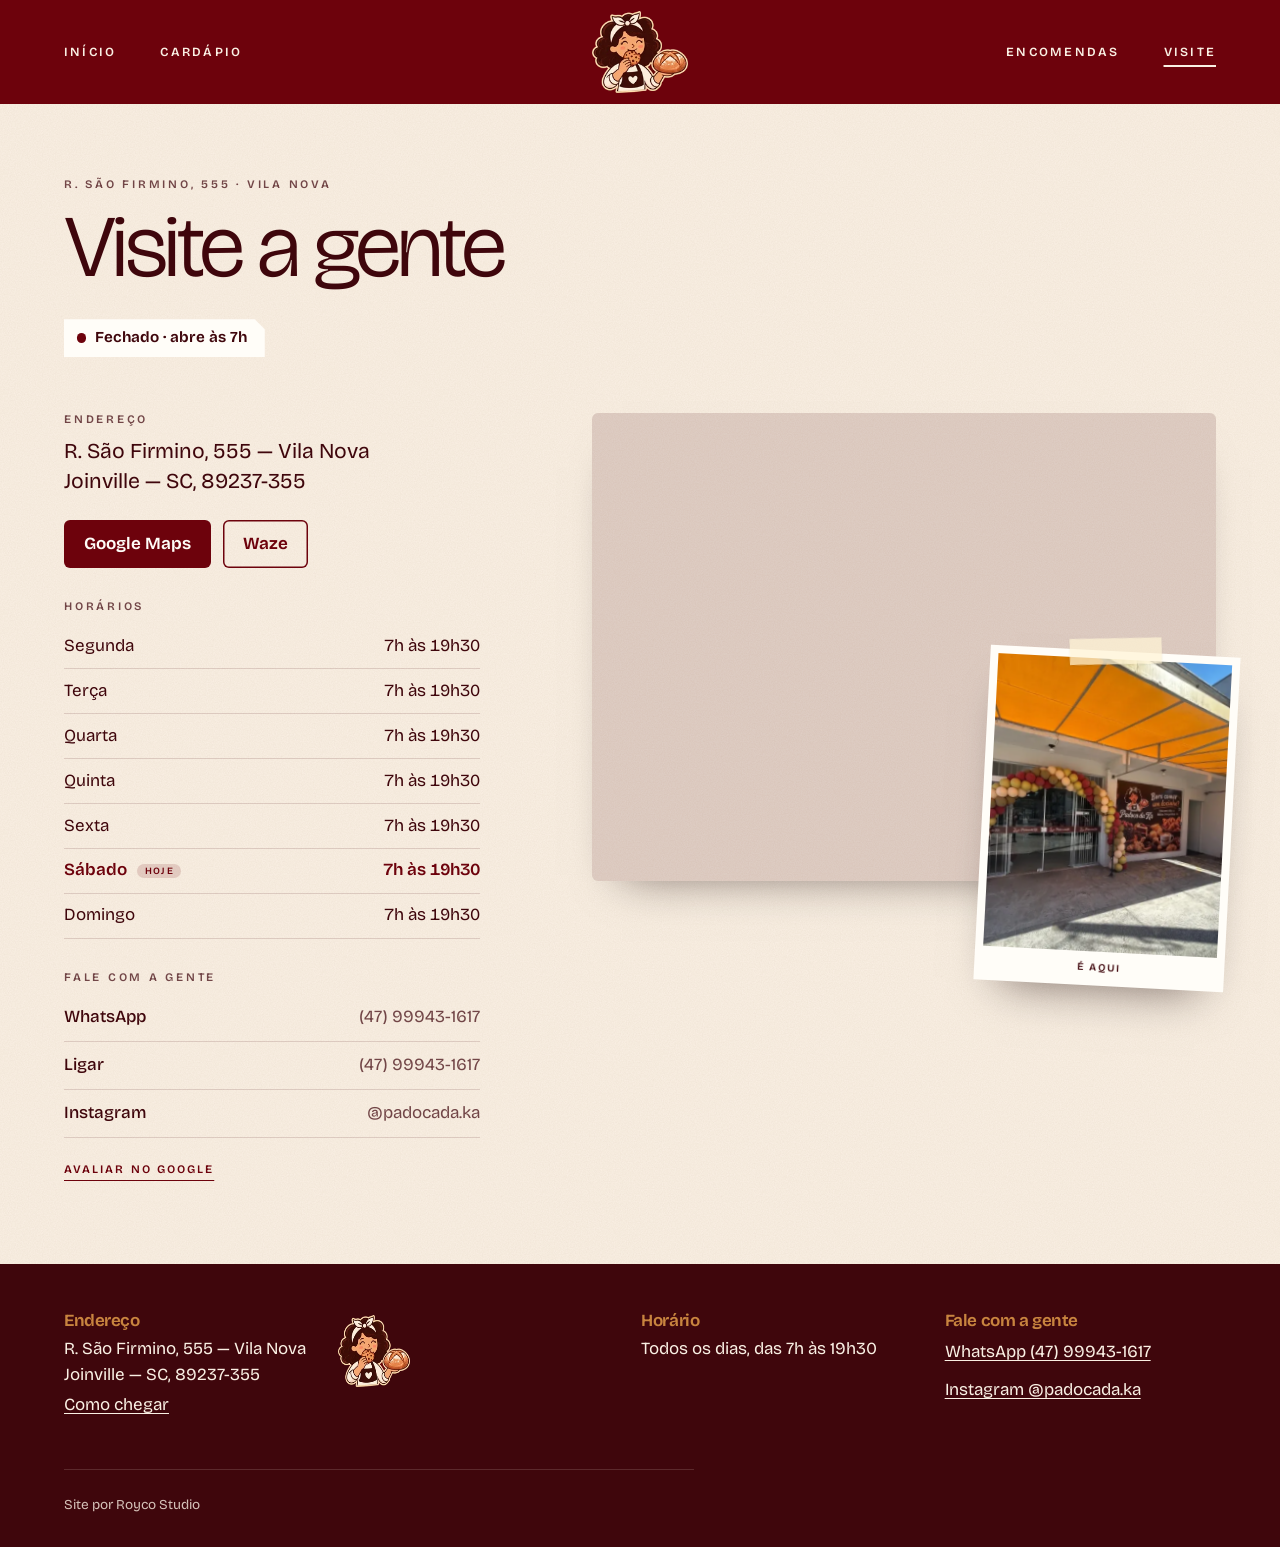
<file: visite.html>
<!doctype html>
<html lang="pt-BR">
<head>
  <meta charset="utf-8">
  <meta name="viewport" content="width=device-width, initial-scale=1, viewport-fit=cover">
  <title>Como chegar | Padoca da Ka — R. São Firmino, 555, Vila Nova</title>
  <meta name="description" content="Padoca da Ka: R. São Firmino, 555, Vila Nova, Joinville. Aberta todos os dias, das 7h às 19h30. Rotas no Google Maps e Waze, WhatsApp e telefone.">
  <!-- SEO (gerado por tools/atualizar-seo.cjs; domínio em DOMINIO) -->
  <link rel="canonical" href="https://padocadaka.com.br/visite.html">
  <meta property="og:type" content="website">
  <meta property="og:locale" content="pt_BR">
  <meta property="og:site_name" content="Padoca da Ka">
  <meta property="og:title" content="Como chegar | Padoca da Ka — R. São Firmino, 555, Vila Nova">
  <meta property="og:description" content="Padoca da Ka: R. São Firmino, 555, Vila Nova, Joinville. Aberta todos os dias, das 7h às 19h30. Rotas no Google Maps e Waze, WhatsApp e telefone.">
  <meta property="og:url" content="https://padocadaka.com.br/visite.html">
  <meta property="og:image" content="https://padocadaka.com.br/assets/og/padoca-da-ka.jpg">
  <meta property="og:image:width" content="1200">
  <meta property="og:image:height" content="630">
  <meta property="og:image:alt" content="Mascote da Padoca da Ka sobre fundo bordô e foto da Ka no balcão">
  <meta name="twitter:card" content="summary_large_image">
  <script type="application/ld+json">
  {
    "@context": "https://schema.org",
    "@type": "Bakery",
    "name": "Padoca da Ka",
    "image": "https://padocadaka.com.br/assets/og/padoca-da-ka.jpg",
    "logo": "https://padocadaka.com.br/assets/brand/mascote-640.webp",
    "url": "https://padocadaka.com.br/",
    "telephone": "+55-47-99943-1617",
    "priceRange": "$",
    "servesCuisine": "Padaria",
    "paymentAccepted": "Pix, Cartão de crédito, Cartão de débito, Dinheiro",
    "address": {
      "@type": "PostalAddress",
      "streetAddress": "R. São Firmino, 555",
      "addressLocality": "Joinville",
      "addressRegion": "SC",
      "postalCode": "89237-355",
      "addressCountry": "BR"
    },
    "geo": {
      "@type": "GeoCoordinates",
      "latitude": -26.2920769,
      "longitude": -48.9109379
    },
    "openingHoursSpecification": [
      {
        "@type": "OpeningHoursSpecification",
        "dayOfWeek": [
          "Monday",
          "Tuesday",
          "Wednesday",
          "Thursday",
          "Friday",
          "Saturday",
          "Sunday"
        ],
        "opens": "07:00",
        "closes": "19:30"
      }
    ],
    "sameAs": [
      "https://www.instagram.com/padocada.ka/"
    ],
    "hasMenu": "https://padocadaka.com.br/cardapio.html"
  }
  </script>
  <!-- /SEO -->
  <meta name="theme-color" content="#6D020C">
  <link rel="icon" href="assets/brand/favicon-48.png" type="image/png">
  <link rel="apple-touch-icon" href="assets/brand/apple-touch-icon.png">
  <link rel="preconnect" href="https://fonts.googleapis.com">
  <link rel="preconnect" href="https://fonts.gstatic.com" crossorigin>
  <link rel="stylesheet" href="https://fonts.googleapis.com/css2?family=Bricolage+Grotesque:opsz,wdth,wght@12..96,75..100,200..800&display=swap">
  <link rel="stylesheet" href="css/tokens.css">
  <link rel="stylesheet" href="css/base.css">
  <link rel="stylesheet" href="css/components.css">
  <script>
    document.documentElement.classList.add('js');
    // foto que ainda não existe: vira moldura com o nome dela (ver .foto.vazia)
    addEventListener('error', function (e) {
      var i = e.target;
      if (i.tagName !== 'IMG') return;
      var f = i.closest('.foto');
      if (f) f.classList.add('vazia');
      if (f) i.remove();
    }, true);
  </script>
  <script src="js/config.js" defer></script>
  <script src="js/cardapio-data.js" defer></script>
  <script src="js/status.js" defer></script>
  <script src="js/main.js" defer></script>
  <script src="js/visite.js" defer></script>
</head>
<body>
  <a class="pular" href="#conteudo">Pular para o conteúdo</a>

  <header class="site-header">
    <div class="container header-linha">
      <a class="logo" href="index.html" aria-label="Padoca da Ka, início">
        <img src="assets/brand/mascote-160.webp" srcset="assets/brand/mascote-160.webp 160w, assets/brand/mascote-320.webp 320w" sizes="(min-width: 60em) 96px, 64px" alt="" width="160" height="136">
      </a>
      <button class="menu-btn" type="button" aria-expanded="false" aria-controls="menu" aria-label="Abrir menu">
        <svg class="abrir" viewBox="0 0 24 24" fill="none" stroke="currentColor" stroke-width="1.6" stroke-linecap="round" aria-hidden="true"><path d="M4 8h16M4 16h16"/></svg>
        <svg class="fechar" viewBox="0 0 24 24" fill="none" stroke="currentColor" stroke-width="1.6" stroke-linecap="round" aria-hidden="true"><path d="M6 6l12 12M18 6L6 18"/></svg>
      </button>
      <!-- dois grupos com a logo no meio (desktop); no mobile viram uma lista só -->
      <nav class="nav" id="menu" aria-label="Principal">
        <ul class="nav-esq" role="list">
          <li><a href="index.html">Início</a></li>
          <li><a href="cardapio.html">Cardápio</a></li>
        </ul>
        <ul class="nav-dir" role="list">
          <li><a href="encomendas.html">Encomendas</a></li>
          <li><a href="visite.html" aria-current="page">Visite</a></li>
        </ul>
      </nav>
    </div>
  </header>

  <main id="conteudo">
    <section class="secao enc-topo" aria-labelledby="t-visite">
      <div class="container">
        <p class="eyebrow">R. São Firmino, 555 · Vila Nova</p>
        <h1 id="t-visite">Visite a gente</h1>
        <p class="selo cardapio-selo" data-status role="status">Todos os dias, das 7h às 19h30</p>
      </div>
    </section>

    <div class="container visite-pagina">
      <div class="visite-pagina__info">
        <section class="bloco" aria-labelledby="t-endereco">
          <h2 id="t-endereco" class="eyebrow">Endereço</h2>
          <address class="visite-endereco">
            R. São Firmino, 555 — Vila Nova<br>
            Joinville — SC, 89237-355
          </address>
          <div class="visite-botoes">
            <a class="btn" href="https://www.google.com/maps/search/?api=1&amp;query=Padoca+da+Ka+R.+S%C3%A3o+Firmino+555+Vila+Nova+Joinville">Google Maps</a>
            <!-- coordenadas de config.geo (aproximadas, conferir no Maps) -->
            <a class="btn btn-contorno-escuro" href="https://waze.com/ul?ll=-26.2920769%2C-48.9109379&amp;navigate=yes">Waze</a>
          </div>
        </section>

        <section class="bloco" aria-labelledby="t-horarios">
          <h2 id="t-horarios" class="eyebrow">Horários</h2>
          <!-- sem JS fica este resumo; com JS vira a semana com o dia de hoje destacado (config.horarios) -->
          <ul class="horarios" role="list" data-horarios>
            <li><span>Todos os dias</span><span>7h às 19h30</span></li>
          </ul>
        </section>

        <section class="bloco" aria-labelledby="t-contato">
          <h2 id="t-contato" class="eyebrow">Fale com a gente</h2>
          <ul class="contatos" role="list">
            <li><a href="https://wa.me/5547999431617?text=Oi%2C%20Padoca%20da%20Ka!%20Vim%20pelo%20site.">WhatsApp <span>(47) 99943-1617</span></a></li>
            <li><a href="tel:+5547999431617">Ligar <span>(47) 99943-1617</span></a></li>
            <li><a href="https://www.instagram.com/padocada.ka/">Instagram <span>@padocada.ka</span></a></li>
          </ul>
          <!-- trocar por config.googleAvaliar quando houver o link direto -->
          <a class="link" href="https://www.google.com/maps/search/?api=1&amp;query=Padoca+da+Ka+R.+S%C3%A3o+Firmino+555+Vila+Nova+Joinville">Avaliar no Google</a>
        </section>
      </div>

      <div class="visite-pagina__mapa">
        <iframe class="mapa mapa--grande" title="Mapa: Padoca da Ka na R. São Firmino, 555" src="https://maps.google.com/maps?q=R.%20S%C3%A3o%20Firmino%2C%20555%20-%20Vila%20Nova%2C%20Joinville%20-%20SC&amp;z=16&amp;output=embed" width="800" height="600" loading="lazy" referrerpolicy="no-referrer-when-downgrade"></iframe>
        <figure class="foto polaroide fita visite-pagina__fachada" data-foto="Fachada na São Firmino">
          <img src="assets/img/loja/fachada-960.webp" srcset="assets/img/loja/fachada-480.webp 480w, assets/img/loja/fachada-960.webp 960w, assets/img/loja/fachada-1440.webp 1440w" sizes="(min-width: 60em) 260px, 60vw" width="477" height="752" alt="Fachada da Padoca da Ka na R. São Firmino, 555" loading="lazy">
          <figcaption>É aqui</figcaption>
        </figure>
      </div>
    </div>
  </main>

  <footer class="site-footer">
    <div class="container">
      <div class="rodape-grid">
        <a class="logo" href="index.html" aria-label="Padoca da Ka, início">
          <img src="assets/brand/mascote-160.webp" srcset="assets/brand/mascote-160.webp 160w, assets/brand/mascote-320.webp 320w" sizes="96px" alt="" width="160" height="136" loading="lazy">
        </a>
        <div>
          <h2>Endereço</h2>
          <address>
            R. São Firmino, 555 — Vila Nova<br>
            Joinville — SC, 89237-355
          </address>
          <a href="https://www.google.com/maps/search/?api=1&amp;query=Padoca+da+Ka+R.+S%C3%A3o+Firmino+555+Vila+Nova+Joinville">Como chegar</a>
        </div>
        <div>
          <h2>Horário</h2>
          <p>Todos os dias, das 7h às 19h30</p>
        </div>
        <div>
          <h2>Fale com a gente</h2>
          <ul>
            <li><a href="https://wa.me/5547999431617?text=Oi%2C%20Padoca%20da%20Ka!%20Vim%20pelo%20site.">WhatsApp (47) 99943-1617</a></li>
            <li><a href="https://www.instagram.com/padocada.ka/">Instagram @padocada.ka</a></li>
          </ul>
        </div>
      </div>
      <p class="credito">Site por Royco Studio</p>
    </div>
  </footer>

  <nav class="barra" aria-label="Atalhos">
    <a href="https://wa.me/5547999431617?text=Oi%2C%20Padoca%20da%20Ka!%20Vim%20pelo%20site.">
      <svg viewBox="0 0 24 24" fill="none" stroke="currentColor" stroke-width="2" stroke-linejoin="round" aria-hidden="true"><path d="M4 20l1.3-3.9A8 8 0 1 1 8 19.1L4 20z"/></svg>
      WhatsApp
    </a>
    <a class="principal" href="encomendas.html">
      <svg viewBox="0 0 24 24" fill="none" stroke="currentColor" stroke-width="2" stroke-linejoin="round" aria-hidden="true"><path d="M5.5 8h13l-1 12h-11l-1-12z"/><path d="M9 8a3 3 0 0 1 6 0"/></svg>
      Encomendar
    </a>
    <a href="https://www.google.com/maps/search/?api=1&amp;query=Padoca+da+Ka+R.+S%C3%A3o+Firmino+555+Vila+Nova+Joinville">
      <svg viewBox="0 0 24 24" fill="none" stroke="currentColor" stroke-width="2" stroke-linejoin="round" aria-hidden="true"><path d="M12 21s-7-6.1-7-11a7 7 0 0 1 14 0c0 4.9-7 11-7 11z"/><circle cx="12" cy="10" r="2.5"/></svg>
      Rotas
    </a>
  </nav>
</body>
</html>
</file>
<file: css/tokens.css>
/* Paleta da marca (aproximada a partir dos prints; conferir com o logo) */
:root {
  --bordo-ka: #6D020C;   /* tirado do fundo da logo oficial */
  --bordo-forno: #3F060C;
  --miolo: #FAF0E4;
  --etiqueta: #FFFDF8;
  --casca: #C8843F;   /* só em fundo bordô ou como detalhe: 2,7:1 sobre creme */
  --bochecha: #F2A7A0;

  --foco: var(--bordo-ka);

  /* Tipografia: Bricolage Grotesque, escala 1,25 */
  --fonte: "Bricolage Grotesque", system-ui, -apple-system, "Segoe UI", sans-serif;
  --fs--1: 0.85rem;
  --fs-0: 1.0625rem;
  --fs-1: 1.33rem;
  --fs-2: 1.66rem;
  --fs-3: clamp(1.75rem, 5vw, 2.1rem);
  --fs-4: clamp(2.25rem, 8vw, 3.25rem);

  /* Espaços */
  --s-1: 0.5rem;
  --s0: 1rem;
  --s1: 1.5rem;
  --s2: 2rem;
  --s3: 3rem;
  --s4: 4.5rem;

  --raio: 6px;
  --max: 72rem;
  --header-h: 4.25rem;
  --barra-h: 3.75rem;
}
@media (min-width: 60em) {
  :root { --header-h: 6.5rem; }
}

/* Clima do dia: o main.js põe data-periodo no <html> pela hora de Joinville.
   Sem JS fica o da manhã. Componentes que ficam sobre a página usam estas
   variáveis (--tinta, --suave, --acento, --linha), nunca cores fixas. */
:root {
  --pagina: var(--miolo);
  --tinta: var(--bordo-forno);
  --suave: rgb(63 6 12 / 0.72);
  --acento: var(--bordo-ka);
  --linha: rgb(63 6 12 / 0.14);
  --tabua: #C9A27A;
  /* papel de pão: grão sutil por cima da cor */
  --papel: url("data:image/svg+xml,%3Csvg xmlns='http://www.w3.org/2000/svg' width='220' height='220'%3E%3Cfilter id='n'%3E%3CfeTurbulence type='fractalNoise' baseFrequency='.85' numOctaves='3' stitchTiles='stitch'/%3E%3CfeColorMatrix values='0 0 0 0 .3 0 0 0 0 .16 0 0 0 0 .08 0 0 0 .09 0'/%3E%3C/filter%3E%3Crect width='100%25' height='100%25' filter='url(%23n)'/%3E%3C/svg%3E");
}
html[data-periodo="tarde"] {
  --pagina: #EEDBC1;
  --suave: rgb(63 6 12 / 0.75);
  --linha: rgb(63 6 12 / 0.16);
  --tabua: #A87B52;
}
html[data-periodo="noite"] {
  --pagina: #2E0508;
  --tinta: #FAF0E4;
  --suave: rgb(250 240 228 / 0.74);
  --acento: #E9B377;
  --linha: rgb(250 240 228 / 0.16);
  --tabua: #6B3A22;
  --foco: #E9B377;
}
</file>
<file: css/base.css>
*, *::before, *::after { box-sizing: border-box; }
* { margin: 0; }

html {
  -webkit-text-size-adjust: 100%;
  text-size-adjust: 100%;
  scroll-behavior: smooth;
}

body {
  min-height: 100dvh;
  display: flex;
  flex-direction: column;
  font-family: var(--fonte);
  font-size: var(--fs-0);
  line-height: 1.55;
  color: var(--tinta);
  background-color: var(--pagina);
  background-image: var(--papel);
  transition: background-color 0.8s ease, color 0.8s ease;
  -webkit-font-smoothing: antialiased;
  /* espaço para a barra fixa mobile */
  padding-bottom: calc(var(--barra-h) + env(safe-area-inset-bottom));
}
@media (min-width: 60em) {
  body { padding-bottom: 0; }
}

/* clip (não hidden): corta a sobra das fotos giradas sem quebrar o sticky da vitrine */
main { flex: 1; overflow-x: clip; }

[id] { scroll-margin-top: var(--header-h); }

img, svg { display: block; max-width: 100%; height: auto; }

h1, h2, h3 {
  font-weight: 750;
  font-stretch: 85%;
  line-height: 1.08;
  letter-spacing: -0.01em;
  text-wrap: balance;
}
h1 { font-size: var(--fs-4); }
/* títulos de seção finos e largos, no tom do hero */
h2 {
  font-size: clamp(2rem, 5.5vw, 3.25rem);
  font-weight: 300;
  font-stretch: 100%;
  letter-spacing: -0.025em;
}
h3 { font-size: var(--fs-1); }

p { max-width: 70ch; text-wrap: pretty; }

a { color: inherit; text-underline-offset: 0.2em; }

button { font: inherit; color: inherit; cursor: pointer; }

ul[role="list"] { list-style: none; padding: 0; }

/* o atributo hidden sempre esconde, mesmo em componentes com display próprio */
[hidden] { display: none !important; }

:focus-visible {
  outline: 3px solid var(--foco);
  outline-offset: 3px;
  border-radius: 2px;
}

.container {
  width: min(100% - 2rem, var(--max));
  margin-inline: auto;
}

.pular {
  position: absolute;
  left: var(--s0);
  top: -100px;
  z-index: 100;
  padding: var(--s-1) var(--s0);
  background: var(--etiqueta);
  color: var(--bordo-ka);
  font-weight: 650;
}
.pular:focus { top: var(--s-1); }

.visually-hidden {
  position: absolute !important;
  width: 1px; height: 1px;
  overflow: hidden;
  clip: rect(0 0 0 0);
  white-space: nowrap;
}

@media (prefers-reduced-motion: reduce) {
  html { scroll-behavior: auto; }
  *, *::before, *::after {
    animation-duration: 0.01ms !important;
    animation-iteration-count: 1 !important;
    transition-duration: 0.01ms !important;
  }
}
</file>
<file: css/components.css>
/* ---------- Botões ---------- */
.btn {
  display: inline-flex;
  align-items: center;
  justify-content: center;
  gap: 0.5rem;
  min-height: 48px;
  padding: 0.7rem 1.25rem;
  border: 0;
  border-radius: var(--raio);
  background: var(--bordo-ka);
  color: var(--etiqueta);
  font-weight: 650;
  line-height: 1.2;
  text-decoration: none;
  transition: background-color 0.15s;
}
.btn:hover { background: var(--bordo-forno); }

.btn-claro { background: var(--miolo); color: var(--bordo-ka); }
.btn-claro:hover { background: var(--etiqueta); }

.btn-contorno {
  background: transparent;
  color: var(--miolo);
  box-shadow: inset 0 0 0 2px rgb(250 240 228 / 0.55);
}
.btn-contorno:hover { background: rgb(250 240 228 / 0.1); }

.link {
  display: inline-flex;
  align-items: center;
  min-height: 44px;
  font-size: 0.72rem;
  font-weight: 600;
  letter-spacing: 0.18em;
  text-transform: uppercase;
  color: var(--acento);
  text-decoration-thickness: 1px;
  text-underline-offset: 0.6em;
}

/* ---------- Seções ---------- */
.secao { padding-block: var(--s3); }
.secao-topo {
  display: flex;
  flex-wrap: wrap;
  align-items: baseline;
  justify-content: space-between;
  gap: 0 var(--s0);
  margin-bottom: var(--s1);
}
.faixa-bordo {
  --foco: var(--casca);
  background: var(--bordo-ka);
  color: var(--miolo);
}
.faixa-bordo .vitrine { margin-block: var(--s1) var(--s2); }
@media (min-width: 48em) {
  .secao { padding-block: var(--s4); }
}

/* ---------- Foto (com moldura enquanto o arquivo não existe) ---------- */
.foto {
  --ph: rgb(63 6 12 / 0.07);
  --ph-texto: rgb(63 6 12 / 0.7);
  position: relative;
  margin: 0;
  overflow: hidden;
  background:
    repeating-linear-gradient(135deg, transparent 0 12px, rgb(63 6 12 / 0.035) 12px 24px),
    var(--ph);
}
.foto img {
  width: 100%;
  height: 100%;
  object-fit: cover;
}
.foto.vazia { display: grid; place-content: center; justify-items: center; gap: 0.4rem; padding: 0.75rem; }
.foto.vazia::before {
  content: "";
  width: 28px;
  height: 28px;
  background: var(--ph-texto);
  -webkit-mask: url("data:image/svg+xml,%3Csvg xmlns='http://www.w3.org/2000/svg' viewBox='0 0 24 24' fill='none' stroke='black' stroke-width='2' stroke-linejoin='round'%3E%3Cpath d='M3 8h4l2-3h6l2 3h4v11H3z'/%3E%3Ccircle cx='12' cy='13' r='3.5'/%3E%3C/svg%3E") center / contain no-repeat;
  mask: url("data:image/svg+xml,%3Csvg xmlns='http://www.w3.org/2000/svg' viewBox='0 0 24 24' fill='none' stroke='black' stroke-width='2' stroke-linejoin='round'%3E%3Cpath d='M3 8h4l2-3h6l2 3h4v11H3z'/%3E%3Ccircle cx='12' cy='13' r='3.5'/%3E%3C/svg%3E") center / contain no-repeat;
}
.foto.vazia::after {
  content: attr(data-foto);
  max-width: 22ch;
  text-align: center;
  font-size: 0.8rem;
  font-weight: 600;
  line-height: 1.3;
  color: var(--ph-texto);
}

/* ---------- Selo de status (etiqueta "Aberto agora") ---------- */
.selo {
  display: inline-flex;
  align-items: center;
  gap: 0.55rem;
  padding: 0.45rem 1.1rem 0.45rem 0.8rem;
  background: var(--etiqueta);
  color: var(--bordo-forno);
  font-size: 0.95rem;
  font-weight: 650;
  clip-path: polygon(0 0, calc(100% - 10px) 0, 100% 10px, 100% 100%, 0 100%);
}
.selo::before {
  content: "";
  flex: none;
  width: 0.6rem;
  height: 0.6rem;
  border-radius: 50%;
  background: var(--casca);
}
.selo.aberto::before { background: #1E7A45; box-shadow: 0 0 0 3px rgb(30 122 69 / 0.2); }
.selo.fechado::before { background: var(--bordo-ka); }

/* ---------- Header transparente sobre o vídeo (home) ---------- */
/* fixed, não sticky: sticky ocupa espaço no fluxo e o vídeo começaria abaixo dele */
.site-header.site-header--vidro {
  position: fixed;
  top: 0;
  left: 0;
  right: 0;
  background: transparent;
  transition: background-color 0.4s ease, box-shadow 0.4s ease;
}
/* degradê atrás dos links: garante contraste sobre as partes claras do vídeo */
.site-header--vidro::before {
  content: "";
  position: absolute;
  inset: 0;
  z-index: -1;
  pointer-events: none;
  background: linear-gradient(180deg, rgb(40 3 8 / 0.6) 0%, rgb(40 3 8 / 0.25) 60%, transparent 100%);
  transition: opacity 0.4s ease;
}
.site-header.site-header--vidro.tem-fundo { background: rgb(109 2 12 / 0.96); box-shadow: 0 1px 0 rgb(250 240 228 / 0.1); }
.site-header--vidro.tem-fundo::before { opacity: 0; }

/* ---------- Tipografia de apoio ---------- */
.eyebrow {
  font-size: 0.72rem;
  font-weight: 600;
  letter-spacing: 0.24em;
  text-transform: uppercase;
  color: var(--suave);
}

/* ---------- Hero com vídeo ---------- */
/* .pilha > .painel > .painel__folha: sobrou só o painel do vídeo (os painéis
   2 e 3 da pilha do Kimi saíram quando a home virou "vitrine + papel de pão") */
.pilha { position: relative; }
.painel {
  position: relative;
  display: grid;
  min-height: 100vh;
  min-height: 100svh;
  overflow: clip;
}
.painel__folha {
  position: relative;
  isolation: isolate;
  display: grid;
  grid-template-rows: 1fr auto;
  padding-top: var(--header-h);
  background: var(--fundo);
}
.painel__conteudo {
  align-self: center;
  display: grid;
  justify-items: center;
  padding-block: var(--s2);
  text-align: center;
}
.painel__titulo {
  max-width: 17ch;
  margin-top: 1.1rem;
  font-size: clamp(2.6rem, 8.5vw, 5.75rem);
  font-weight: 300;
  font-stretch: 100%;
  line-height: 1.04;
  letter-spacing: -0.03em;
  text-wrap: balance;
}
.painel__titulo em { font-style: normal; color: var(--casca); }

.painel--video { --foco: var(--casca); --fundo: var(--bordo-forno); color: var(--miolo); }
.painel--video .eyebrow { color: rgb(250 240 228 / 0.8); }
.hero__midia {
  position: absolute;
  inset: 0;
  z-index: -2;
  width: 100%;
  height: 100%;
  max-width: none;
  object-fit: cover;
  pointer-events: none;
}
.painel__veu {
  position: absolute;
  inset: 0;
  z-index: -1;
  pointer-events: none;
  background:
    radial-gradient(ellipse 70% 58% at 50% 46%, rgb(40 3 8 / 0.62) 0%, rgb(40 3 8 / 0.32) 50%, rgb(40 3 8 / 0.1) 80%),
    linear-gradient(180deg, rgb(40 3 8 / 0.45) 0%, rgb(40 3 8 / 0.15) 40%, rgb(40 3 8 / 0.6) 100%);
}
/* selo "Aberto agora" discreto, de vidro, embaixo do título */
.painel--video .selo {
  margin-top: var(--s2);
  padding: 0.45rem 1rem;
  clip-path: none;
  border: 1px solid rgb(250 240 228 / 0.35);
  border-radius: 999px;
  background: rgb(250 240 228 / 0.1);
  -webkit-backdrop-filter: blur(8px);
  backdrop-filter: blur(8px);
  color: var(--miolo);
  font-size: 0.85rem;
  font-weight: 500;
}

/* único momento orquestrado: título e selo entram juntos */
.painel--video .eyebrow { animation: entra 0.8s 0.1s cubic-bezier(0.2, 0.7, 0.2, 1) both; }
.painel--video .painel__titulo { animation: entra 0.9s 0.2s cubic-bezier(0.2, 0.7, 0.2, 1) both; }
.painel--video .selo { animation: entra 0.8s 0.45s cubic-bezier(0.2, 0.7, 0.2, 1) both; }
@keyframes entra { from { opacity: 0; transform: translateY(14px); } }

/* faixa de informações de vidro no rodapé do vídeo */
.painel--video .faixa-info {
  --foco: var(--casca);
  background: rgb(40 3 8 / 0.5);
  -webkit-backdrop-filter: blur(10px);
  backdrop-filter: blur(10px);
  color: var(--miolo);
  border-top: 1px solid rgb(250 240 228 / 0.14);
  border-bottom: 0;
}
.painel--video .faixa-info li + li { border-left: 1px solid rgb(250 240 228 / 0.14); }
.painel--video .faixa-info svg { color: var(--casca); }
.painel--video .faixa-info strong { font-weight: 500; }
.painel--video .faixa-info span span { color: rgb(250 240 228 / 0.72); }

/* mobile: o hero ocupa a tela inteira e a faixa de informações é o único
   menu no começo; a barra fixa só entra depois que a faixa sai (main.js) */
/* ---------- Faixa de informações ---------- */
.faixa-info {
  --foco: var(--bordo-ka);
  background: var(--etiqueta);
  color: var(--bordo-forno);
  border-bottom: 1px solid rgb(63 6 12 / 0.1);
}
.faixa-info ul { display: grid; grid-template-columns: repeat(3, 1fr); }
.faixa-info li + li { border-left: 1px dashed rgb(63 6 12 / 0.2); }
/* mobile: 3 colunas compactas, ícone em cima */
.faixa-info a {
  display: flex;
  flex-direction: column;
  align-items: center;
  justify-content: center;
  gap: 0.3rem;
  min-height: 76px;
  padding: 0.7rem 0.25rem;
  text-align: center;
  text-decoration: none;
  font-size: 0.85rem;
  line-height: 1.25;
}
.faixa-info svg { flex: none; width: 24px; height: 24px; color: var(--bordo-ka); }
.faixa-info strong { display: block; font-weight: 650; }
.faixa-info span span { display: none; }
.faixa-info a:hover strong { text-decoration: underline; }
@media (min-width: 48em) {
  .faixa-info a {
    flex-direction: row;
    justify-content: flex-start;
    gap: 0.85rem;
    min-height: 84px;
    padding: 0.8rem 0 0.8rem var(--s1);
    text-align: left;
    font-size: var(--fs-0);
  }
  .faixa-info li:first-child a { padding-left: 0; }
  .faixa-info svg { width: 28px; height: 28px; }
  .faixa-info span span { display: inline; font-size: 0.95rem; color: rgb(63 6 12 / 0.75); }
}

/* ---------- Etiqueta de vitrine ---------- */
.vitrine {
  display: grid;
  grid-template-columns: repeat(auto-fill, minmax(min(10rem, 100%), 1fr));
  gap: var(--s0);
}
@media (min-width: 48em) {
  .vitrine--3 { grid-template-columns: repeat(3, 1fr); gap: var(--s1); }
}
.vitrine > li { filter: drop-shadow(0 1px 1px rgb(63 6 12 / 0.12)) drop-shadow(0 8px 16px rgb(63 6 12 / 0.08)); }
.faixa-bordo .vitrine > li { filter: drop-shadow(0 10px 18px rgb(0 0 0 / 0.25)); }

.etiqueta {
  --corte: 18px;
  position: relative;
  display: flex;
  flex-direction: column;
  gap: 0.35rem;
  height: 100%;
  padding: 1rem 1rem 0.9rem;
  background: var(--etiqueta);
  color: var(--bordo-forno);
  border-top: 5px solid var(--casca);
  clip-path: polygon(0 0, calc(100% - var(--corte)) 0, 100% var(--corte), 100% 100%, 0 100%);
}
/* clip-path corta outline: foco vira borda interna */
.etiqueta:focus-within { box-shadow: inset 0 0 0 3px var(--bordo-ka); }
.etiqueta :focus-visible { outline: none; }
.etiqueta__foto { margin: -1rem -1rem 0.4rem; aspect-ratio: 4 / 3; }
.etiqueta__selo {
  align-self: flex-start;
  color: var(--bordo-ka);
  font-size: 0.66rem;
  font-weight: 600;
  letter-spacing: 0.16em;
  text-transform: uppercase;
}
.etiqueta__nome {
  font-size: 1.1rem;
  font-weight: 500;
  line-height: 1.2;
  letter-spacing: -0.01em;
}
.etiqueta .cobre { text-decoration: none; }
.etiqueta .cobre::after { content: ""; position: absolute; inset: 0; }
.etiqueta:hover .cobre { text-decoration: underline; }
.etiqueta__desc { font-size: 0.9rem; line-height: 1.35; color: rgb(63 6 12 / 0.75); }
.etiqueta__preco {
  display: flex;
  flex-wrap: wrap;
  align-items: baseline;
  gap: 0 0.35rem;
  margin-top: auto;
  padding-top: 0.6rem;
  border-top: 1px dashed rgb(63 6 12 / 0.25);
  font-size: 0.9rem;
}
.etiqueta__preco strong {
  font-size: var(--fs-2);
  font-weight: 400;
  line-height: 1.05;
  letter-spacing: -0.02em;
  color: var(--bordo-ka);
  font-variant-numeric: tabular-nums;
}
.etiqueta__de { flex-basis: 100%; font-size: 0.8rem; }
.etiqueta__acao {
  position: relative;
  z-index: 1;
  align-self: flex-start;
  display: inline-flex;
  align-items: center;
  min-height: 40px;
  margin-bottom: -0.4rem;
  font-size: 0.68rem;
  font-weight: 600;
  letter-spacing: 0.16em;
  text-transform: uppercase;
  text-underline-offset: 0.5em;
  color: var(--bordo-ka);
}

/* ---------- Polaroide com fita (papel de pão) ---------- */
.polaroide {
  position: relative;
  margin: 0;
  padding: 10px 10px 42px;
  overflow: visible;
  background: #FFFDF8;
  box-shadow: 0 26px 44px -26px rgb(20 2 4 / 0.55);
}
.polaroide > img { width: 100%; height: auto; aspect-ratio: var(--ar, 4 / 5); object-fit: cover; }
.polaroide figcaption {
  position: absolute;
  left: 0;
  right: 0;
  bottom: 13px;
  text-align: center;
  color: var(--bordo-forno);
  font-size: 0.64rem;
  font-weight: 600;
  letter-spacing: 0.2em;
  text-transform: uppercase;
}
.fita::before {
  content: "";
  position: absolute;
  z-index: 2;
  top: -13px;
  left: 50%;
  width: 92px;
  height: 26px;
  translate: -50% 0;
  rotate: -4deg;
  background: rgb(255 244 214 / 0.72);
  box-shadow: 0 1px 2px rgb(0 0 0 / 0.08);
}

/* ---------- Relógio da fornada ---------- */
.relogio__grade { display: grid; align-items: center; gap: var(--s2); }
.relogio__texto { display: grid; justify-items: start; gap: 1rem; }
.relogio__titulo {
  max-width: 14ch;
  font-size: clamp(2.5rem, 8vw, 5.5rem);
  line-height: 0.96;
  letter-spacing: -0.04em;
}
.relogio__titulo em { font-style: normal; color: var(--acento); transition: color 0.8s; }
.relogio__contagem { display: flex; align-items: baseline; gap: 0.8rem; }
.relogio__contagem span { font-size: 0.72rem; font-weight: 600; letter-spacing: 0.22em; text-transform: uppercase; color: var(--suave); }
.relogio__contagem strong { font-size: clamp(2rem, 5vw, 3.2rem); font-weight: 300; letter-spacing: -0.03em; color: var(--acento); font-variant-numeric: tabular-nums; }
.relogio__foto {
  justify-self: center;
  width: min(72vw, 300px);
  rotate: 2deg;
}
/* carimbo redondo com a mascote, no canto da polaroide (gira com o scroll) */
.carimbo {
  position: absolute;
  z-index: 3;
  left: -48px;
  bottom: -34px;
  width: clamp(96px, 11vw, 140px);
  aspect-ratio: 1;
  border-radius: 50%;
  background: color-mix(in srgb, var(--pagina) 92%, transparent);
  rotate: var(--giro, 0deg);
  transition: background-color 0.8s;
}
.carimbo svg { width: 100%; height: 100%; overflow: visible; }
.carimbo text { fill: var(--acento); transition: fill 0.8s; }
.carimbo circle { stroke: var(--acento); transition: stroke 0.8s; }
.carimbo img { position: absolute; inset: 24%; width: 52%; height: auto; rotate: calc(var(--giro, 0deg) * -1); }
/* mobile: polaroide centralizada acima do texto, parada (sem parallax) */
@media (max-width: 47.99em) {
  .relogio__foto { order: -1; margin-bottom: var(--s1); }
  .relogio .carimbo { left: -26px; bottom: -26px; width: 84px; }
}
@media (min-width: 48em) {
  .relogio__grade { grid-template-columns: 1.3fr 1fr; margin-bottom: var(--s3); }
  .relogio__foto { width: min(40vw, 340px); rotate: 3deg; translate: 0 var(--sobe, 0px); }
}

/* ---------- Fornadas: barra do dia + cartões ---------- */
/* Jornada do dia: barra da abertura ao fechamento, com cada fornada e o "agora" */
.jornada { margin-block: var(--s2); }
.jornada__trilho {
  position: relative;
  height: 3px;
  margin-top: 2.4rem;
  border-radius: 2px;
  background: var(--linha);
}
.jornada__feito {
  position: absolute;
  left: 0;
  top: 0;
  bottom: 0;
  border-radius: 2px;
  background: var(--casca);
}
.jornada__ponto {
  position: absolute;
  top: 50%;
  width: 11px;
  height: 11px;
  translate: -50% -50%;
  border-radius: 50%;
  background: var(--pagina);
  border: 2px solid var(--suave);
  transition: background-color 0.8s;
}
.jornada__ponto.saiu { background: var(--casca); border-color: var(--casca); }
.jornada__ponto.agora,
.jornada__ponto.proxima,
.jornada__ponto.amanha { width: 15px; height: 15px; background: var(--acento); border-color: var(--acento); }
.jornada__ponto.agora { animation: pulsa 1.6s ease-out infinite; }
.jornada__hora {
  display: none;
  position: absolute;
  top: calc(100% + 0.7rem);
  left: 50%;
  translate: -50% 0;
  font-size: 0.68rem;
  font-weight: 600;
  letter-spacing: 0.06em;
  white-space: nowrap;
  color: var(--suave);
}
.jornada__agora {
  position: absolute;
  bottom: calc(100% + 0.55rem);
  translate: -50% 0;
  color: var(--acento);
  font-size: 0.62rem;
  font-weight: 600;
  letter-spacing: 0.2em;
  text-transform: uppercase;
  white-space: nowrap;
}
.jornada__agora::after {
  content: "";
  position: absolute;
  left: 50%;
  top: 100%;
  width: 1px;
  height: 0.55rem;
  background: var(--acento);
}
.jornada__pontas {
  display: flex;
  justify-content: space-between;
  max-width: none;
  margin-top: 0.9rem;
  color: var(--suave);
  font-size: 0.66rem;
  font-weight: 600;
  letter-spacing: 0.18em;
  text-transform: uppercase;
}
@keyframes pulsa {
  from { box-shadow: 0 0 0 0 rgb(200 132 63 / 0.55); }
  to { box-shadow: 0 0 0 10px rgb(200 132 63 / 0); }
}

/* Cartões (papel): carrossel no mobile (abre na próxima fornada), grade de 4 no desktop */
.fornadas {
  display: grid;
  grid-auto-flow: column;
  grid-auto-columns: 72%;
  gap: 0.75rem;
  margin-inline: -1rem;
  padding: 0 1rem 0.5rem;
  list-style: none;
  overflow-x: auto;
  scroll-snap-type: x mandatory;
  scroll-padding-inline: 1rem;
  scrollbar-width: none;
}
.fornadas::-webkit-scrollbar { display: none; }
.fornada {
  display: grid;
  align-content: start;
  gap: 0.1rem;
  padding: 0.7rem 0.7rem 0.9rem;
  border-radius: var(--raio);
  background: #FFFDF8;
  color: var(--bordo-forno);
  box-shadow: 0 14px 24px -20px rgb(20 2 4 / 0.5);
  scroll-snap-align: start;
}
.fornada__foto { aspect-ratio: 4 / 3; margin-bottom: 0.6rem; border-radius: 4px; }
.fornada__hora { font-size: var(--fs-2); font-weight: 300; letter-spacing: -0.03em; line-height: 1.05; }
.fornada__itens { font-weight: 500; line-height: 1.3; }
.fornada__tag {
  justify-self: start;
  margin-top: 0.3rem;
  padding: 0.12rem 0.55rem;
  border-radius: 999px;
  background: rgb(63 6 12 / 0.07);
  font-size: 0.6rem;
  font-weight: 600;
  letter-spacing: 0.16em;
  text-transform: uppercase;
}
.fornada.saiu { color: rgb(63 6 12 / 0.72); }
.fornada.agora,
.fornada.proxima,
.fornada.amanha { background: var(--bordo-ka); color: var(--miolo); }
.fornada.agora .fornada__tag,
.fornada.proxima .fornada__tag,
.fornada.amanha .fornada__tag { background: var(--casca); color: var(--bordo-forno); }
.fornada.agora .foto,
.fornada.proxima .foto,
.fornada.amanha .foto { --ph: rgb(250 240 228 / 0.12); --ph-texto: rgb(250 240 228 / 0.85); }

@media (min-width: 48em) {
  .jornada { margin-bottom: var(--s3); }
  .jornada__hora { display: block; }
  .jornada__pontas { margin-top: 2.6rem; }
  .fornadas {
    grid-auto-flow: row;
    grid-template-columns: repeat(4, 1fr);
    gap: var(--s0);
    margin-inline: 0;
    padding: 0;
    overflow: visible;
  }
  .fornada { padding: 0.8rem 0.8rem 1rem; }
}

/* ---------- Vitrine: prateleira que anda de lado com o scroll ---------- */
.vitrine-rolo { position: relative; }
.vitrine-rolo__palco {
  position: sticky;
  top: var(--header-h);
  height: calc(100svh - var(--header-h));
  display: grid;
  grid-template-rows: auto 1fr auto;
  gap: 0.75rem;
  padding-block: 1.25rem 1rem;
  overflow: hidden;
}
.vitrine-rolo__topo {
  display: flex;
  flex-wrap: wrap;
  align-items: end;
  justify-content: space-between;
  gap: 0 1.5rem;
  padding-inline: max(1rem, (100vw - var(--max)) / 2);
}
.vitrine-rolo__topo h2 { margin-top: 0.35rem; }
.vitrine-rolo__trilho { align-self: start; min-width: 0; overflow: hidden; padding-top: 0.5rem; }
.prateleira {
  /* largura da redoma: limitada pela largura e pela altura da tela (tudo cabe no palco) */
  --w: clamp(150px, min(24vw, (100svh - 28rem) * 0.8), 300px);
  --h-foto: calc(var(--w) * 1.25);
  display: flex;
  gap: clamp(1.4rem, 4vw, 3.5rem);
  width: max-content;
  padding: 0 max(1rem, (100vw - var(--max)) / 2);
  list-style: none;
  will-change: transform;
  /* a tábua da prateleira passa por baixo de todas as redomas */
  background: linear-gradient(to bottom,
    transparent var(--h-foto),
    var(--tabua) var(--h-foto), var(--tabua) calc(var(--h-foto) + 10px),
    rgb(0 0 0 / 0.18) calc(var(--h-foto) + 10px), transparent calc(var(--h-foto) + 22px));
}
.produto { width: var(--w); flex: none; display: grid; justify-items: center; }
/* redoma de vidro de confeitaria */
.redoma {
  position: relative;
  width: 100%;
  height: var(--h-foto);
  overflow: hidden;
  border-radius: 999px 999px 10px 10px;
  box-shadow: 0 26px 30px -26px rgb(20 2 4 / 0.6);
}
.redoma img { width: 100%; height: 100%; object-fit: cover; }
.redoma::after {
  content: "";
  position: absolute;
  inset: 0;
  border-radius: inherit;
  border: 1px solid rgb(255 255 255 / 0.45);
  background: linear-gradient(115deg, rgb(255 255 255 / 0.38) 0%, rgb(255 255 255 / 0) 30%, rgb(255 255 255 / 0) 72%, rgb(255 255 255 / 0.14) 100%);
}
/* plaquinha de preço pendurada no barbante: balança com a velocidade do scroll */
.pendurada {
  --giro: -2deg;
  position: relative;
  min-width: 80%;
  margin-top: 30px;
  transform-origin: 50% -30px;
  rotate: calc(var(--giro) + var(--balanco, 0deg));
  transition: rotate 1.1s cubic-bezier(0.25, 1.6, 0.45, 1);
  filter: drop-shadow(0 10px 12px rgb(20 2 4 / 0.22));
}
.produto:nth-child(2n) .pendurada { --giro: 1.5deg; }
.produto:nth-child(3n) .pendurada { --giro: -0.5deg; }
.pendurada::before {
  content: "";
  position: absolute;
  left: 50%;
  top: -30px;
  width: 1px;
  height: 34px;
  background: var(--suave);
}
.plaquinha {
  display: grid;
  gap: 0.15rem;
  padding: 0.9rem 1rem 0.8rem;
  background: #FFFDF8;
  color: var(--bordo-forno);
  border-top: 4px solid var(--casca);
  clip-path: polygon(0 0, calc(100% - 14px) 0, 100% 14px, 100% 100%, 0 100%);
}
.plaquinha::after { content: ""; position: absolute; left: 50%; top: 9px; width: 7px; height: 7px; translate: -50% 0; border-radius: 50%; background: rgb(63 6 12 / 0.25); }
.plaquinha__sai { font-size: 0.6rem; font-weight: 600; letter-spacing: 0.16em; text-transform: uppercase; color: var(--bordo-ka); }
.plaquinha__nome { font-size: 1rem; font-weight: 500; line-height: 1.2; }
.plaquinha__preco { display: flex; align-items: baseline; gap: 0.35rem; margin-top: 0.3rem; font-size: 0.85rem; }
.plaquinha__preco strong { font-size: 1.75rem; font-weight: 300; letter-spacing: -0.03em; color: var(--bordo-ka); }
.plaquinha a { justify-self: start; min-height: 36px; display: inline-flex; align-items: center; font-size: 0.62rem; font-weight: 600; letter-spacing: 0.16em; text-transform: uppercase; color: var(--bordo-ka); text-underline-offset: 0.5em; }
.vitrine-rolo__base {
  display: flex;
  align-items: center;
  gap: 1rem;
  padding-inline: max(1rem, (100vw - var(--max)) / 2);
  color: var(--suave);
  font-size: 0.7rem;
  font-weight: 600;
  letter-spacing: 0.2em;
}
.vitrine-rolo__progresso { flex: 1; max-width: 240px; height: 2px; background: var(--linha); }
.vitrine-rolo__progresso span { display: block; height: 100%; width: var(--p, 0%); background: var(--acento); }
/* sem animação (movimento reduzido): a vitrine vira faixa com rolagem lateral normal */
.sem-anima .vitrine-rolo__palco { position: static; height: auto; }
.sem-anima .vitrine-rolo__trilho { overflow-x: auto; padding-bottom: 1rem; }
.sem-anima .vitrine-rolo__base { display: none; }
@media (max-width: 47.99em) {
  .vitrine-rolo__topo h2 { font-size: clamp(1.8rem, 8vw, 2.4rem); }
  .prateleira { --w: clamp(150px, min(56vw, (100svh - 30rem) * 0.8), 300px); }
}
@media (max-width: 59.99em) {
  /* a barra fixa do celular cobre o pé do palco */
  .vitrine-rolo__palco { padding-bottom: calc(var(--barra-h) + env(safe-area-inset-bottom) + 0.5rem); }
}

/* ---------- Encomendas (sacola) ---------- */
.faixa-bordo .eyebrow { color: rgb(250 240 228 / 0.8); }
.faixa-bordo h2 { margin-top: 0.4rem; }
.faixa-bordo h2 em { font-style: normal; color: #E9B377; }

/* ---------- A padaria da Ka ---------- */
/* faixa com tom próprio (acompanha o clima do dia) para separar do mural logo abaixo */
.historia-secao {
  background-color: color-mix(in srgb, var(--tinta) 7%, var(--pagina));
  background-image: var(--papel);
  border-block: 1px solid var(--linha);
  transition: background-color 0.8s ease;
}
.historia { display: grid; gap: var(--s2); align-items: center; }
.historia p {
  margin-top: var(--s1);
  font-size: var(--fs-1);
  line-height: 1.45;
  color: var(--acento);
}
.historia__fotos { position: relative; padding: 0.5rem 1rem 3rem 3rem; }
.historia__principal { rotate: -1.5deg; }
.historia__detalhe {
  position: absolute;
  left: 0;
  bottom: 0;
  width: 44%;
  padding: 7px 7px 7px;
  rotate: 5deg;
  --ar: 1;
}
@media (min-width: 48em) {
  .historia { grid-template-columns: 1fr 1fr; gap: var(--s4); }
  .historia__fotos { padding: 0.5rem 2rem 4rem 4rem; }
}

/* ---------- Mural (papel de pão) ---------- */
.galeria {
  display: grid;
  grid-template-columns: repeat(2, 1fr);
  gap: 2.4rem 1.2rem;
  padding-top: 0.5rem;
}
.galeria li {
  --r: -2deg;
  position: relative;
  padding: 9px 9px 40px;
  background: #FFFDF8;
  box-shadow: 0 18px 28px -18px rgb(20 2 4 / 0.5);
  rotate: var(--r);
  transition: opacity 0.9s ease, translate 0.9s cubic-bezier(0.2, 0.8, 0.2, 1), rotate 0.9s cubic-bezier(0.2, 0.8, 0.2, 1);
}
.galeria li::before {
  content: "";
  position: absolute;
  z-index: 2;
  top: -12px;
  left: 50%;
  width: 84px;
  height: 24px;
  translate: -50% 0;
  rotate: -3deg;
  background: rgb(255 244 214 / 0.72);
  box-shadow: 0 1px 2px rgb(0 0 0 / 0.08);
}
.galeria li:nth-child(3n+2) { --r: 1.8deg; transition-delay: 0.1s; }
.galeria li:nth-child(3n) { --r: -0.8deg; transition-delay: 0.2s; }
.galeria li:nth-child(4n) { --r: 2.6deg; }
.galeria .foto { aspect-ratio: 4 / 5; }
.galeria__legenda {
  position: absolute;
  left: 0;
  right: 0;
  bottom: 12px;
  text-align: center;
  color: var(--bordo-forno);
  font-size: 0.6rem;
  font-weight: 600;
  letter-spacing: 0.16em;
  text-transform: uppercase;
}
/* as fotos caem no lugar quando entram na tela (main.js põe .visto) */
.anima .galeria li:not(.visto) { opacity: 0; translate: 0 50px; rotate: calc(var(--r) * 4); }
@media (min-width: 48em) {
  .galeria { grid-template-columns: repeat(3, 1fr); gap: 3.5rem 2.5rem; }
}

/* ---------- Google ---------- */
.google {
  display: grid;
  justify-items: center;
  gap: var(--s0);
  padding: var(--s2) var(--s1);
  background: #FFFDF8;
  color: var(--bordo-forno);
  text-align: center;
  border-top: 5px solid var(--casca);
  clip-path: polygon(0 0, calc(100% - 24px) 0, 100% 24px, 100% 100%, 0 100%);
}
.google h2 { display: grid; gap: 0.25rem; }
.google__nota { font-size: clamp(3.5rem, 16vw, 5rem); font-weight: 300; letter-spacing: -0.03em; line-height: 0.9; color: var(--bordo-ka); }
.google__rotulo { font-size: var(--fs-1); font-stretch: 100%; font-weight: 600; }
.estrelas { display: flex; gap: 0.2rem; color: var(--bordo-ka); }
.estrelas svg { width: 24px; height: 24px; }
.google p { font-size: 0.95rem; color: rgb(63 6 12 / 0.75); }

/* ---------- Visite (home) ---------- */
.visite { display: grid; gap: var(--s1); align-items: center; }
.visite__fachada { margin: var(--s2) 0.5rem 0; rotate: 1.5deg; --ar: 16 / 10; }
.visite-acoes { display: flex; flex-wrap: wrap; align-items: center; gap: var(--s-1) var(--s1); margin-top: var(--s2); }
.mapa {
  width: 100%;
  height: auto;
  aspect-ratio: 16 / 11;
  border: 0;
  border-radius: var(--raio);
  background: var(--linha);
}
@media (min-width: 48em) {
  .visite { grid-template-columns: 1fr 1.4fr; gap: var(--s3); }
}

/* ---------- Barrinha de demonstração (?demo na URL, para o pitch) ---------- */
.demo {
  position: fixed;
  left: 50%;
  bottom: calc(var(--barra-h) + env(safe-area-inset-bottom) + 10px);
  z-index: 50;
  translate: -50% 0;
  display: flex;
  align-items: center;
  gap: 0.3rem;
  padding: 0.3rem 0.35rem 0.3rem 0.9rem;
  border-radius: 999px;
  background: #1D0305;
  color: #FAF0E4;
  box-shadow: 0 10px 30px rgb(0 0 0 / 0.3);
  font-size: 0.7rem;
  white-space: nowrap;
}
.demo button { min-height: 34px; padding: 0 0.8rem; border: 0; border-radius: 999px; background: transparent; font-size: 0.7rem; font-weight: 600; }
.demo button[aria-pressed="true"] { background: #FAF0E4; color: #1D0305; }
@media (min-width: 60em) { .demo { bottom: 14px; } }

/* ---------- Header ---------- */
.site-header {
  --foco: var(--casca);
  position: relative;
  /* acima da faixa de categorias presa no topo (15) e da barra fixa (20), para o menu
     aberto cobrir tudo; abaixo só da gaveta da sacola (30/40) */
  z-index: 25;
  background: var(--bordo-ka);
  color: var(--miolo);
}
.header-linha {
  display: flex;
  flex-wrap: wrap;
  align-items: center;
  gap: var(--s0);
  min-height: var(--header-h);
}

.logo { margin-right: auto; }
.logo img { width: 64px; height: auto; }

.menu-btn {
  display: none;
  width: 48px;
  height: 48px;
  margin-right: -10px;
  align-items: center;
  justify-content: center;
  border: 0;
  background: none;
  color: var(--miolo);
}
.menu-btn svg { width: 28px; height: 28px; }
.menu-btn .fechar,
.menu-btn[aria-expanded="true"] .abrir { display: none; }
.menu-btn[aria-expanded="true"] .fechar { display: block; }

.nav { flex-basis: 100%; }
.nav ul { list-style: none; padding: 0; }
.nav a {
  display: block;
  padding: 0.75rem 0;
  font-size: var(--fs-1);
  font-weight: 400;
  text-decoration: none;
}
.nav a[aria-current="page"] { text-decoration: underline; text-decoration-thickness: 1px; text-underline-offset: 0.45em; }

/* Mobile com JS: menu recolhido atrás do hambúrguer */
@media (max-width: 59.99em) {
  .js .menu-btn { display: inline-flex; }
  .js .nav {
    display: none;
    position: absolute;
    top: 100%;
    left: 0;
    right: 0;
    padding: var(--s-1) 1rem var(--s1);
    background: var(--bordo-ka);
    border-top: 1px solid rgb(250 240 228 / 0.15);
    box-shadow: 0 12px 24px rgb(63 6 12 / 0.25);
  }
  .js .nav.aberto { display: block; animation: descer 0.2s ease-out; }
}
@keyframes descer {
  from { opacity: 0; transform: translateY(-8px); }
}

/* Desktop: links em dois grupos com a logo no centro (como no Kimi) */
@media (min-width: 60em) {
  .header-linha {
    display: grid;
    grid-template-columns: 1fr auto 1fr;
    gap: var(--s2);
  }
  .nav { display: contents; }
  .logo { grid-column: 2; grid-row: 1; margin: 0; }
  .logo img { width: 96px; }
  .nav-esq { grid-column: 1; grid-row: 1; justify-self: start; }
  .nav-dir { grid-column: 3; grid-row: 1; justify-self: end; }
  .nav ul { display: flex; gap: 2.75rem; }
  .nav a {
    padding: 0.5rem 0;
    font-size: 0.78rem;
    font-weight: 600;
    letter-spacing: 0.18em;
    text-transform: uppercase;
  }
  .nav a:hover { text-decoration: underline; text-decoration-thickness: 1px; text-underline-offset: 0.7em; }
  .nav a[aria-current="page"] { text-underline-offset: 0.7em; text-decoration-thickness: 2px; }
}

/* ---------- Footer ---------- */
.site-footer {
  --foco: var(--casca);
  background: var(--bordo-forno);
  color: var(--miolo);
  padding-block: var(--s3) var(--s2);
}
.rodape-grid {
  display: grid;
  gap: var(--s2);
}
.site-footer h2 {
  margin-bottom: 0.35rem;
  font-size: var(--fs-0);
  font-stretch: 100%;
  font-weight: 650;
  color: var(--casca);
}
.site-footer address { font-style: normal; }
.site-footer ul { list-style: none; padding: 0; }
.site-footer li + li { margin-top: 0.35rem; }
.site-footer a { display: inline-block; padding-block: 0.2rem; }
.site-footer .logo img { width: 72px; height: 72px; }
.credito {
  margin-top: var(--s3);
  padding-top: var(--s1);
  border-top: 1px solid rgb(250 240 228 / 0.15);
  font-size: var(--fs--1);
  color: rgb(250 240 228 / 0.8);
}

@media (min-width: 40em) {
  .rodape-grid { grid-template-columns: auto repeat(3, 1fr); }
}

/* ---------- Barra fixa mobile ---------- */
.barra {
  --foco: var(--casca);
  position: fixed;
  left: 0;
  right: 0;
  bottom: 0;
  z-index: 20;
  display: grid;
  grid-template-columns: repeat(3, 1fr);
  padding-bottom: env(safe-area-inset-bottom);
  background: var(--bordo-forno);
  box-shadow: 0 -2px 12px rgb(63 6 12 / 0.2);
  transition: translate 0.4s cubic-bezier(0.2, 0.8, 0.2, 1), visibility 0s;
}
/* na home, enquanto a faixa do hero está na tela, a barra fica escondida embaixo
   (visibility tira os links do teclado e do leitor de tela junto) */
.barra.escondida {
  translate: 0 110%;
  visibility: hidden;
  transition: translate 0.3s ease-in, visibility 0s 0.3s;
}
.barra a {
  display: flex;
  flex-direction: column;
  align-items: center;
  justify-content: center;
  gap: 0.15rem;
  min-height: var(--barra-h);
  color: var(--miolo);
  font-size: 0.8125rem;
  font-weight: 600;
  text-decoration: none;
}
.barra a:focus-visible { outline-offset: -5px; }
.barra svg { width: 24px; height: 24px; }
.barra .principal { background: var(--casca); color: var(--bordo-forno); }

@media (min-width: 60em) {
  .barra { display: none; }
}

/* ---------- Página de encomendas ---------- */
.enc-topo { padding-bottom: var(--s1); }
.enc-topo h1 {
  margin-top: 0.4rem;
  font-size: clamp(2.8rem, 10vw, 5.5rem);
  font-weight: 300;
  font-stretch: 100%;
  letter-spacing: -0.04em;
}
.passos {
  display: flex;
  flex-wrap: wrap;
  gap: 0.6rem 1.6rem;
  margin-top: var(--s1);
  padding: 0;
  list-style: none;
  color: var(--suave);
  font-size: 0.7rem;
  font-weight: 600;
  letter-spacing: 0.18em;
  text-transform: uppercase;
}
.passos span {
  display: inline-grid;
  place-items: center;
  width: 1.8rem;
  height: 1.8rem;
  margin-right: 0.35rem;
  border: 1px solid var(--linha);
  border-radius: 50%;
  color: var(--acento);
  letter-spacing: 0;
}

/* atalhos para os grupos, presos no topo ao rolar */
.grupos-nav {
  position: sticky;
  top: 0;
  z-index: 15;
  background: color-mix(in srgb, var(--pagina) 90%, transparent);
  -webkit-backdrop-filter: blur(8px);
  backdrop-filter: blur(8px);
  border-block: 1px solid var(--linha);
}
.grupos-nav .container { display: flex; gap: 1.6rem; overflow-x: auto; scrollbar-width: none; }
.grupos-nav .container::-webkit-scrollbar { display: none; }
.grupos-nav a {
  flex: none;
  display: inline-flex;
  align-items: center;
  min-height: 48px;
  color: var(--suave);
  font-size: 0.68rem;
  font-weight: 600;
  letter-spacing: 0.16em;
  text-transform: uppercase;
  text-decoration: none;
}
.grupos-nav a:hover { color: var(--acento); }

.montador { display: grid; gap: var(--s2); padding-block: var(--s2) var(--s3); }
@media (min-width: 60em) {
  .montador { grid-template-columns: minmax(0, 1fr) 24rem; align-items: start; gap: var(--s3); }
  /* preso ao lado dos itens; se não couber na tela, rola por dentro (o botão de enviar nunca some) */
  .montador__pedido {
    position: sticky;
    /* abaixo do header fixo e da faixa de categorias */
    top: calc(var(--header-h) + 4.25rem);
    max-height: calc(100vh - var(--header-h) - 5.25rem);
    overflow-y: auto;
    overscroll-behavior: contain;
    scrollbar-width: thin;
  }
}

.grupo { scroll-margin-top: 3.75rem; }
.grupo + .grupo { margin-top: var(--s3); }
.grupo__topo { margin-bottom: var(--s1); }
.grupo__topo h2 { font-size: clamp(1.8rem, 5vw, 2.6rem); }
.grupo__topo p { margin-top: 0.2rem; color: var(--suave); }
.grupo__itens { display: grid; gap: var(--s0); padding: 0; list-style: none; }
@media (min-width: 40em) { .grupo__itens { grid-template-columns: repeat(2, 1fr); } }

/* cada item é uma plaquinha de papel com +/− */
.item-enc {
  position: relative;
  display: grid;
  grid-template-columns: 1fr auto;
  align-items: start;
  gap: 0.8rem 1rem;
  padding: 1rem 1.1rem;
  background: #FFFDF8;
  color: var(--bordo-forno);
  border-top: 4px solid var(--casca);
  clip-path: polygon(0 0, calc(100% - 14px) 0, 100% 14px, 100% 100%, 0 100%);
  transition: box-shadow 0.2s;
}
.item-enc.escolhido { box-shadow: inset 0 0 0 2px var(--bordo-ka); }
.item-enc h3 { font-size: 1.05rem; font-weight: 500; line-height: 1.25; }
.item-enc__inclui { margin-top: 0.25rem; color: rgb(63 6 12 / 0.75); font-size: 0.85rem; line-height: 1.35; }
.item-enc__preco { display: flex; align-items: baseline; gap: 0.3rem; margin-top: 0.45rem; font-size: 0.85rem; }
.item-enc__preco strong { color: var(--bordo-ka); font-size: 1.5rem; font-weight: 300; letter-spacing: -0.02em; }
.item-enc__regra { margin-top: 0.2rem; color: rgb(63 6 12 / 0.65); font-size: 0.62rem; font-weight: 600; letter-spacing: 0.14em; text-transform: uppercase; }
.passo { display: flex; align-items: center; gap: 0.25rem; }
.passo button {
  display: grid;
  place-items: center;
  width: 44px;
  height: 44px;
  border: 1px solid rgb(63 6 12 / 0.25);
  border-radius: 50%;
  background: transparent;
  color: var(--bordo-ka);
  font-size: 1.35rem;
  line-height: 1;
}
.passo button[data-mais] { border-color: var(--bordo-ka); background: var(--bordo-ka); color: #FFFDF8; }
.passo button:disabled { opacity: 0.35; cursor: default; }
.passo output { min-width: 3.6rem; text-align: center; font-weight: 500; font-variant-numeric: tabular-nums; }
.item-enc .sabores { grid-column: 1 / -1; display: flex; flex-wrap: wrap; gap: 0.4rem; margin: 0; padding: 0; border: 0; }
.sabores legend { width: 100%; margin-bottom: 0.4rem; color: rgb(63 6 12 / 0.75); font-size: 0.62rem; font-weight: 600; letter-spacing: 0.14em; text-transform: uppercase; }
.pulou { animation: pula 0.35s ease; }
@keyframes pula { 40% { transform: scale(1.015); } }

/* chips (sabores, retirada/entrega) */
.chip { position: relative; display: inline-flex; }
.chip input { position: absolute; inset: 0; margin: 0; opacity: 0; cursor: pointer; }
.chip span {
  display: inline-flex;
  align-items: center;
  min-height: 38px;
  padding: 0.3rem 0.85rem;
  border: 1px solid rgb(63 6 12 / 0.25);
  border-radius: 999px;
  font-size: 0.88rem;
}
.chip input:checked + span { border-color: var(--bordo-ka); background: var(--bordo-ka); color: #FFFDF8; }
.chip input:focus-visible + span { outline: 3px solid var(--bordo-ka); outline-offset: 2px; }
.chip input:disabled + span { opacity: 0.4; }

/* cartão do pedido (papel) */
.pedido {
  --foco: var(--bordo-ka);
  display: grid;
  gap: 0.9rem;
  padding: 1.3rem;
  background: #FFFDF8;
  color: var(--bordo-forno);
  border-top: 5px solid var(--casca);
  box-shadow: 0 24px 40px -30px rgb(20 2 4 / 0.5);
}
.pedido h2 { font-size: 1.9rem; }
.resumo { display: grid; gap: 0.5rem; padding: 0 0 0.8rem; list-style: none; border-bottom: 1px dashed rgb(63 6 12 / 0.25); }
.resumo li { display: flex; justify-content: space-between; gap: 1rem; font-size: 0.92rem; }
.resumo small { display: block; color: rgb(63 6 12 / 0.7); font-size: 0.78rem; }
.resumo__vazio { color: rgb(63 6 12 / 0.7); }
.resumo__total { display: flex; justify-content: space-between; align-items: baseline; font-size: 0.7rem; font-weight: 600; letter-spacing: 0.18em; text-transform: uppercase; }
.resumo__total strong { color: var(--bordo-ka); font-size: 1.9rem; font-weight: 300; letter-spacing: -0.03em; text-transform: none; }
.resumo__nota { margin-top: -0.65rem; color: rgb(63 6 12 / 0.7); font-size: 0.8rem; }
.aviso { margin-top: 0.4rem; padding: 0.55rem 0.75rem; border-radius: var(--raio); background: rgb(200 132 63 / 0.15); font-size: 0.85rem; }
.aviso--falta { background: rgb(109 2 12 / 0.08); color: var(--bordo-ka); font-weight: 500; }
.campo { display: grid; gap: 0.3rem; }
.campo > label, .campo > legend { color: rgb(63 6 12 / 0.75); font-size: 0.64rem; font-weight: 600; letter-spacing: 0.16em; text-transform: uppercase; }
.campo > label span { font-weight: 400; letter-spacing: 0; text-transform: none; }
.campo input, .campo select, .campo textarea {
  width: 100%;
  min-height: 48px;
  padding: 0.6rem 0.75rem;
  border: 1px solid rgb(63 6 12 / 0.25);
  border-radius: var(--raio);
  background: #fff;
  color: var(--bordo-forno);
  font: inherit;
  font-size: 1rem;
}
.campo textarea { resize: vertical; }
.campo--modo { display: flex; flex-wrap: wrap; gap: 0.5rem; margin: 0; padding: 0; border: 0; }
.campo--modo legend { width: 100%; margin-bottom: 0.35rem; }
.campo-duplo { display: grid; grid-template-columns: 1fr 1fr; gap: 0.75rem; }
.campo__dica { margin-top: -0.5rem; color: rgb(63 6 12 / 0.7); font-size: 0.8rem; }
.erros { padding: 0.7rem 0.9rem; border-left: 3px solid var(--bordo-ka); background: rgb(109 2 12 / 0.07); font-size: 0.88rem; }
.erros ul { margin: 0; padding-left: 1rem; }
.p-enviar { width: 100%; min-height: 54px; gap: 0.6rem; font-size: 0.78rem; letter-spacing: 0.16em; text-transform: uppercase; }
.p-enviar svg { width: 20px; height: 20px; }
.p-enviar[aria-disabled="true"] { opacity: 0.45; cursor: not-allowed; }

/* no mobile, a sacola fica presa embaixo (no lugar da barra de atalhos) */
.sacola-barra {
  --foco: var(--casca);
  position: fixed;
  left: 0;
  right: 0;
  bottom: 0;
  z-index: 20;
  display: flex;
  align-items: center;
  justify-content: space-between;
  gap: 1rem;
  padding: 0.55rem 1rem calc(0.55rem + env(safe-area-inset-bottom));
  background: var(--bordo-forno);
  color: var(--miolo);
  font-size: 0.9rem;
  box-shadow: 0 -2px 12px rgb(63 6 12 / 0.2);
}
.sacola-barra .btn { min-height: 44px; padding: 0.5rem 1.1rem; font-size: 0.72rem; letter-spacing: 0.14em; text-transform: uppercase; }
@media (min-width: 60em) { .sacola-barra { display: none; } }

/* dúvidas (sanfona) */
.duvidas { max-width: 48rem; }
.duvidas h2 { margin-bottom: var(--s1); }
.duvidas details { border-bottom: 1px solid var(--linha); }
.duvidas summary {
  display: flex;
  align-items: center;
  justify-content: space-between;
  min-height: 56px;
  font-size: 1.1rem;
  font-weight: 500;
  list-style: none;
  cursor: pointer;
}
.duvidas summary::-webkit-details-marker { display: none; }
.duvidas summary::after { content: "+"; color: var(--acento); font-size: 1.5rem; font-weight: 300; transition: rotate 0.2s; }
.duvidas details[open] summary::after { rotate: 45deg; }
.duvidas details p { padding-bottom: 1rem; color: var(--suave); }

/* gaveta da sacola (mobile): o pedido sobe por cima da página, sem rolar */
.pedido__topo { display: flex; align-items: center; justify-content: space-between; gap: 1rem; }
.pedido__topo h2:focus { outline: none; }
.pedido__fechar {
  display: none;
  place-items: center;
  width: 44px;
  height: 44px;
  margin-right: -0.5rem;
  border: 0;
  border-radius: 50%;
  background: rgb(63 6 12 / 0.07);
  color: var(--bordo-forno);
}
.pedido__fechar svg { width: 22px; height: 22px; }
.sacola-fundo {
  position: fixed;
  inset: 0;
  z-index: 30;
  background: rgb(20 2 4 / 0.55);
  opacity: 0;
  transition: opacity 0.3s ease;
}
.sacola-fundo.visivel { opacity: 1; }
.sacola-aberta, .sacola-aberta body { overflow: hidden; }
.sacola-barra.pulou { animation: pula-barra 0.4s ease; }
@keyframes pula-barra { 40% { background: var(--bordo-ka); } }
@media (max-width: 59.99em) {
  .montador__pedido {
    position: fixed;
    left: 0;
    right: 0;
    bottom: 0;
    z-index: 40;
    max-height: 90svh;
    overflow-y: auto;
    overscroll-behavior: contain;
    border-radius: 20px 20px 0 0;
    translate: 0 105%;
    visibility: hidden;
    transition: translate 0.3s ease-in, visibility 0s 0.3s;
  }
  .montador__pedido.aberta {
    translate: 0 0;
    visibility: visible;
    transition: translate 0.4s cubic-bezier(0.2, 0.8, 0.2, 1), visibility 0s;
  }
  .montador__pedido .pedido {
    padding-bottom: calc(1.3rem + env(safe-area-inset-bottom));
    box-shadow: 0 -20px 40px rgb(20 2 4 / 0.35);
  }
  /* alcinha no topo da gaveta */
  .montador__pedido .pedido::before {
    content: "";
    justify-self: center;
    width: 44px;
    height: 4px;
    margin: -0.4rem 0 0.2rem;
    border-radius: 2px;
    background: rgb(63 6 12 / 0.2);
  }
  .pedido__fechar { display: grid; }
}

/* linhas da sacola com − / + / Remover */
.resumo li[data-linha] {
  display: grid;
  grid-template-columns: 1fr auto;
  align-items: start;
  gap: 0.35rem 1rem;
  padding-bottom: 0.55rem;
}
.resumo li[data-linha] + li[data-linha] { padding-top: 0.55rem; border-top: 1px solid rgb(63 6 12 / 0.08); }
.resumo__valor { font-variant-numeric: tabular-nums; }
.resumo__acoes { grid-column: 1 / -1; display: flex; align-items: center; gap: 0.35rem; }
.resumo__acoes button {
  display: grid;
  place-items: center;
  min-width: 36px;
  height: 36px;
  border: 1px solid rgb(63 6 12 / 0.22);
  border-radius: 999px;
  background: transparent;
  color: var(--bordo-ka);
  font-size: 1.1rem;
  line-height: 1;
}
.resumo__acoes .resumo__remover {
  margin-left: auto;
  padding: 0 0.3rem;
  border: 0;
  color: rgb(63 6 12 / 0.75);
  font-size: 0.62rem;
  font-weight: 600;
  letter-spacing: 0.14em;
  text-transform: uppercase;
  text-decoration: underline;
  text-underline-offset: 0.4em;
}

/* sugestão complementar (order bump) */
.bump {
  display: grid;
  gap: 0.6rem;
  padding: 0.9rem 1rem;
  border: 1px dashed rgb(200 132 63 / 0.9);
  border-radius: var(--raio);
  background: rgb(200 132 63 / 0.1);
}
.bump__rotulo { color: var(--bordo-ka); font-size: 0.62rem; font-weight: 600; letter-spacing: 0.16em; text-transform: uppercase; }
.bump__corpo { display: flex; align-items: baseline; justify-content: space-between; gap: 1rem; }
.bump__texto strong { display: block; font-weight: 500; }
.bump__texto span { color: rgb(63 6 12 / 0.72); font-size: 0.85rem; }
.bump__preco { flex: none; color: var(--bordo-ka); font-weight: 500; font-variant-numeric: tabular-nums; }
.bump__acoes { display: flex; align-items: center; gap: 1rem; }
.bump__add { min-height: 44px; padding: 0.5rem 1.2rem; font-size: 0.72rem; letter-spacing: 0.14em; text-transform: uppercase; }
.bump__nao { min-height: 44px; border: 0; background: none; color: rgb(63 6 12 / 0.72); font-size: 0.85rem; text-decoration: underline; text-underline-offset: 0.3em; }

/* ---------- Página do cardápio ---------- */
.cardapio-selo { margin-top: var(--s1); }
.cardapio { padding-block: var(--s2) var(--s1); }
.categoria { scroll-margin-top: 3.75rem; }
.categoria + .categoria { margin-top: var(--s3); }
.categoria h2 { margin-bottom: var(--s1); }

/* produtos com foto: redoma + plaquinha pendurada, em grade */
.cardapio-fotos {
  display: grid;
  grid-template-columns: repeat(2, 1fr);
  gap: 2rem 1rem;
  margin-bottom: var(--s2);
  padding: 0;
  list-style: none;
}
.cardapio-fotos .produto { width: auto; }
.cardapio-fotos .redoma { height: auto; aspect-ratio: 4 / 5; }
.cardapio-fotos .pendurada { min-width: 88%; }
.plaquinha__desc { color: rgb(63 6 12 / 0.72); font-size: 0.8rem; line-height: 1.3; }
@media (min-width: 40em) { .cardapio-fotos { grid-template-columns: repeat(3, 1fr); gap: 2.5rem 1.5rem; } }
@media (min-width: 60em) { .cardapio-fotos { grid-template-columns: repeat(4, 1fr); } }

/* produtos sem foto: quadro de preços de padaria (nome ······ preço) */
.quadro { display: grid; max-width: 44rem; padding: 0; list-style: none; }
.quadro__linha {
  display: grid;
  grid-template-columns: auto 1fr auto;
  align-items: baseline;
  gap: 0 0.6rem;
  padding-block: 0.75rem;
  border-bottom: 1px solid var(--linha);
}
.quadro__nome { font-size: 1.05rem; font-weight: 500; }
.quadro__nome small { display: block; color: var(--suave); font-size: 0.8rem; font-weight: 400; }
.quadro__nome .quadro__sai { color: var(--acento); font-size: 0.6rem; font-weight: 600; letter-spacing: 0.16em; text-transform: uppercase; }
.quadro__pontos { align-self: end; margin-bottom: 0.4rem; border-bottom: 2px dotted var(--linha); }
.quadro__preco { font-size: 1.25rem; font-weight: 300; letter-spacing: -0.02em; font-variant-numeric: tabular-nums; white-space: nowrap; }
.quadro__preco small { color: var(--suave); font-size: 0.8rem; letter-spacing: 0; }
.quadro__encomendar {
  grid-column: 1 / -1;
  justify-self: start;
  display: inline-flex;
  align-items: center;
  min-height: 36px;
  color: var(--acento);
  font-size: 0.62rem;
  font-weight: 600;
  letter-spacing: 0.16em;
  text-transform: uppercase;
  text-underline-offset: 0.5em;
}
.cardapio-nota { padding-block: var(--s1) var(--s3); color: var(--suave); font-size: 0.9rem; }

/* ---------- Página Visite ---------- */
.visite-pagina { display: grid; gap: var(--s3); padding-block: var(--s2) var(--s4); }
.visite-pagina__info { display: grid; gap: var(--s2); align-content: start; }
.bloco .eyebrow { margin-bottom: 0.7rem; }
.visite-endereco { font-size: var(--fs-1); font-style: normal; line-height: 1.4; }
.visite-botoes { display: flex; flex-wrap: wrap; gap: 0.75rem; margin-top: var(--s1); }
.btn-contorno-escuro { background: transparent; color: var(--acento); box-shadow: inset 0 0 0 1.5px currentColor; }
.btn-contorno-escuro:hover { background: color-mix(in srgb, var(--acento) 10%, transparent); }
.horarios { display: grid; max-width: 26rem; }
.horarios li {
  display: flex;
  justify-content: space-between;
  gap: 1rem;
  padding-block: 0.55rem;
  border-bottom: 1px solid var(--linha);
  font-variant-numeric: tabular-nums;
}
.horarios li.hoje { color: var(--acento); font-weight: 600; }
.horarios em {
  margin-left: 0.4rem;
  padding: 0.05rem 0.45rem;
  border-radius: 999px;
  background: color-mix(in srgb, var(--acento) 14%, transparent);
  font-size: 0.6rem;
  font-style: normal;
  letter-spacing: 0.14em;
  text-transform: uppercase;
  vertical-align: 0.15em;
}
.contatos { display: grid; max-width: 26rem; margin-bottom: 0.6rem; }
.contatos a {
  display: flex;
  justify-content: space-between;
  gap: 1rem;
  min-height: 48px;
  align-items: center;
  border-bottom: 1px solid var(--linha);
  font-weight: 500;
  text-decoration: none;
}
.contatos a span { color: var(--suave); font-weight: 400; }
.contatos a:hover span { color: var(--acento); }
.visite-pagina__mapa { position: relative; padding-bottom: 5rem; }
.mapa--grande { aspect-ratio: 4 / 3; box-shadow: 0 24px 44px -30px rgb(20 2 4 / 0.55); }
/* fachada colada no canto do mapa */
.visite-pagina__fachada {
  position: absolute;
  right: 0.5rem;
  bottom: 0;
  width: min(46%, 230px);
  padding: 8px 8px 34px;
  rotate: 3deg;
  --ar: 4 / 5;
}
.visite-pagina__fachada figcaption { bottom: 10px; }
@media (min-width: 60em) {
  .visite-pagina { grid-template-columns: 1fr 1.3fr; align-items: start; }
  .visite-pagina__mapa { padding-bottom: 6rem; }
  .visite-pagina__fachada { right: -1rem; width: 250px; }
}

/* ---------- 404 ---------- */
.erro-404 { text-align: center; padding-block: var(--s3) var(--s4); }
.erro-404 .container { display: grid; justify-items: center; gap: 0.8rem; }
.erro-404__mascote { width: clamp(150px, 30vw, 220px); height: auto; margin-bottom: var(--s1); }
.erro-404 h1 { font-size: clamp(2.4rem, 8vw, 4.5rem); font-weight: 300; font-stretch: 100%; letter-spacing: -0.035em; }
.erro-404 p:not(.eyebrow) { color: var(--suave); }
.erro-404 .visite-botoes { justify-content: center; }

/* ---------- Header fixo no topo (todas as páginas, mobile e desktop) ---------- */
/* o menu fica sempre à mão, sem precisar voltar ao topo; na home o header
   já é fixed sobre o vídeo (.site-header--vidro) */
.site-header:not(.site-header--vidro) { position: sticky; top: 0; }
/* a faixa de categorias gruda logo abaixo do header */
.grupos-nav { top: var(--header-h); }
/* atalhos param a seção abaixo do header + faixa de categorias */
.grupo, .categoria { scroll-margin-top: calc(var(--header-h) + 3.5rem); }
</file>
